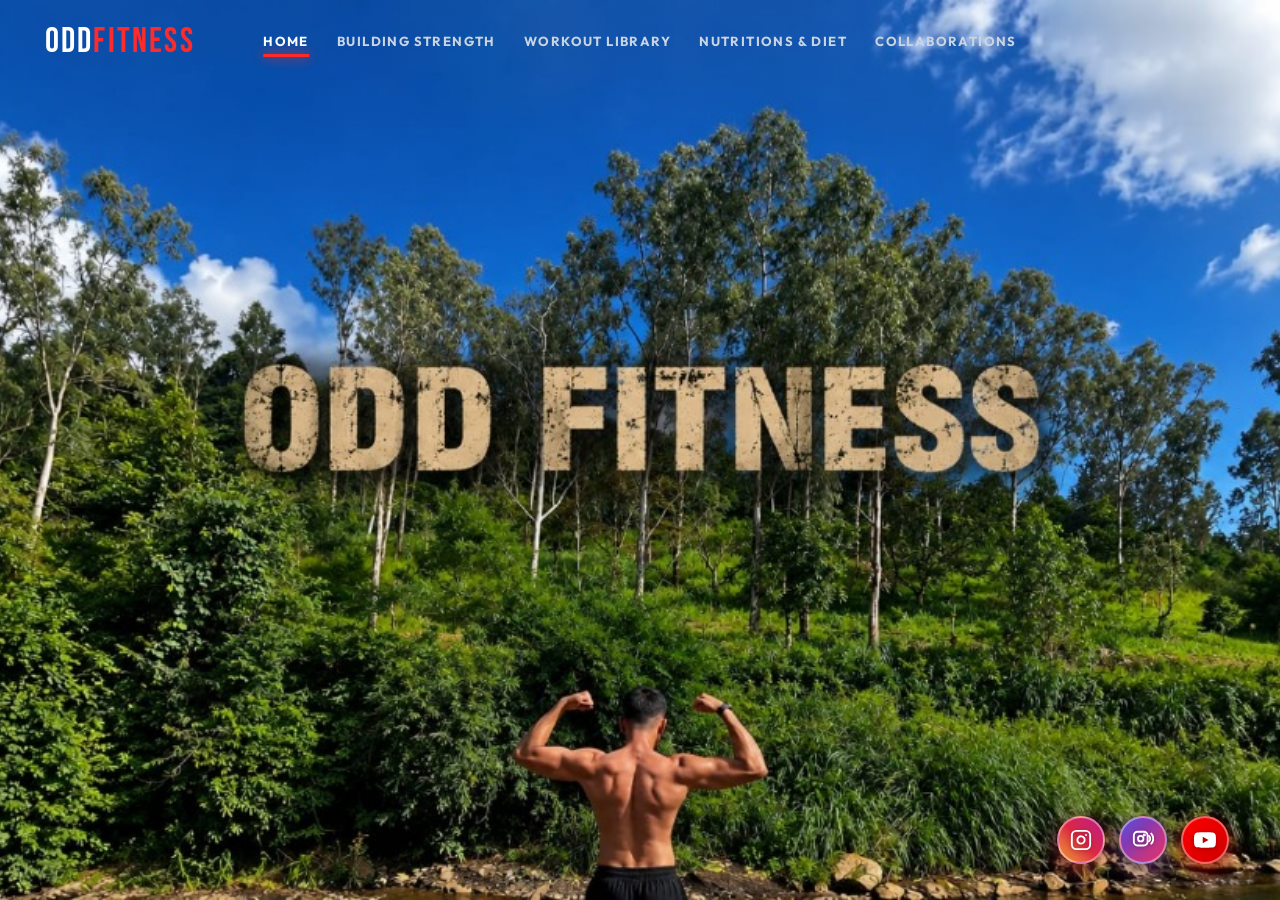
<file: index.html>
<!DOCTYPE html>
<html lang="en">
<head>
  <meta charset="UTF-8">
  <meta name="viewport" content="width=device-width, initial-scale=1.0">
  <title>ODD FITNESS | The Ultimate Athletic Training Club</title>
  <meta name="description" content="Odd Fitness - Defy the odds. The premier fitness hub featuring an extensive Workout Library, evidence-based Nutrition & Diet protocols, and elite Brand Collaborations.">

  <!-- Google Fonts: Bebas Neue, Permanent Marker, Outfit -->
  <link rel="preconnect" href="https://fonts.googleapis.com">
  <link rel="preconnect" href="https://fonts.gstatic.com" crossorigin>
  <link href="https://fonts.googleapis.com/css2?family=Bebas+Neue&family=Outfit:wght@300;400;500;600;700;800;900&family=Permanent+Marker&display=swap" rel="stylesheet">

  <link rel="stylesheet" href="css/style.css">
</head>
<body class="home-page">

  <header class="main-header" id="mainHeader">
    <div class="navbar header-nav">
      <!-- Brand Logo -->
      <a href="index.html" class="brand-logo" id="brandLogo">
        <span class="logo-title">ODD<span>FITNESS</span></span>
      </a>

      <!-- Multi-Page Navigation Links -->
      <nav class="nav-menu" id="navMenu">
        <a href="index.html" class="nav-link active">HOME</a>
        <a href="building-strength.html" class="nav-link">BUILDING STRENGTH</a>
        <a href="workouts.html" class="nav-link">WORKOUT LIBRARY</a>
        <a href="nutrition.html" class="nav-link">NUTRITIONS &amp; DIET</a>
        <a href="collaborations.html" class="nav-link">COLLABORATIONS</a>
        <div class="mobile-nav-login-wrap">
          <a href="portal.html" class="btn-mobile-nav-login" id="mobileNavLoginBtn">
            <span class="login-icon">🔒</span>
            <span class="login-text">LOGIN</span>
          </a>
        </div>
      </nav>

      <!-- Right Corner: Login / Client Portal -->
      <div class="header-right-actions">
        <a href="portal.html" class="btn-header-login" id="headerLoginBtn">
          <span class="login-icon">🔒</span>
          <span class="login-text" id="headerLoginText">LOGIN</span>
        </a>
        <button class="menu-toggle" id="menuToggle" aria-label="Toggle Menu">
          <span>☰</span>
        </button>
      </div>
    </div>
  </header>

  <!-- ==========================================================================
       HOME SECTION: ONLY HERO SECTION (FULL UN-CROPPED IMAGE, NO TORN DESIGN)
       ========================================================================== -->
  <main>
    <section class="hero-section" id="home">
      <!-- Full Bleed Hero Image Covering 100% of Viewport on Laptop and Mobile -->
      <picture class="hero-picture">
        <source media="(max-width: 768px)" srcset="assets/images/hero-mobile.png">
        <img src="assets/images/hero-desktop.png" alt="ODD FITNESS" class="hero-cover-img">
      </picture>

      <!-- Social Media Floating Buttons (Instagram Profile, Instagram Channel, YouTube) -->
      <div class="hero-social-dock" aria-label="Social Media Links">
        <a href="https://www.instagram.com/oddd.lifts?cplk=MTRiZTBnN3hzaHpoeg==" 
           target="_blank" 
           rel="noopener noreferrer" 
           class="hero-social-btn ig-btn" 
           aria-label="Instagram Profile @oddd.lifts"
           title="Instagram: @oddd.lifts">
          <svg class="social-svg" viewBox="0 0 24 24" width="22" height="22" fill="none" stroke="currentColor" stroke-width="2" stroke-linecap="round" stroke-linejoin="round">
            <rect x="2" y="2" width="20" height="20" rx="5" ry="5"></rect>
            <path d="M16 11.37A4 4 0 1 1 12.63 8 4 4 0 0 1 16 11.37z"></path>
            <line x1="17.5" y1="6.5" x2="17.51" y2="6.5"></line>
          </svg>
          <span class="social-tooltip">@oddd.lifts</span>
        </a>

        <a href="https://www.instagram.com/channel/AbYLJkc37Na3NO6O/" 
           target="_blank" 
           rel="noopener noreferrer" 
           class="hero-social-btn ig-channel-btn" 
           aria-label="Instagram Broadcast Channel"
           title="Instagram Channel">
          <svg class="social-svg" viewBox="0 0 24 24" width="22" height="22" fill="none" stroke="currentColor" stroke-width="2" stroke-linecap="round" stroke-linejoin="round">
            <rect x="2" y="3" width="15" height="15" rx="4" ry="4"></rect>
            <circle cx="9.5" cy="10.5" r="3"></circle>
            <circle cx="13.5" cy="6.5" r="0.6" fill="currentColor"></circle>
            <path d="M18.5 7.5a4 4 0 0 1 0 6"></path>
            <path d="M21 5a8 8 0 0 1 0 11"></path>
          </svg>
          <span class="social-tooltip">IG Channel</span>
        </a>

        <a href="https://youtube.com/@flimingmohdsaif?si=20NidEXqz8Mhj0Ew" 
           target="_blank" 
           rel="noopener noreferrer" 
           class="hero-social-btn yt-btn" 
           aria-label="YouTube Channel @flimingmohdsaif"
           title="YouTube: @flimingmohdsaif">
          <svg class="social-svg" viewBox="0 0 24 24" width="22" height="22" fill="currentColor">
            <path d="M23.498 6.186a3.016 3.016 0 0 0-2.122-2.136C19.505 3.545 12 3.545 12 3.545s-7.505 0-9.377.505A3.017 3.017 0 0 0 .502 6.186C0 8.07 0 12 0 12s0 3.93.502 5.814a3.016 3.016 0 0 0 2.122 2.136c1.871.505 9.376.505 9.376.505s7.505 0 9.377-.505a3.015 3.015 0 0 0 2.122-2.136C24 15.93 24 12 24 12s0-3.93-.502-5.814zM9.545 15.568V8.432L15.818 12l-6.273 3.568z"/>
          </svg>
          <span class="social-tooltip">YouTube</span>
        </a>
      </div>
    </section>
  </main>
  <script src="js/main.js"></script>
</body>
</html>
</file>
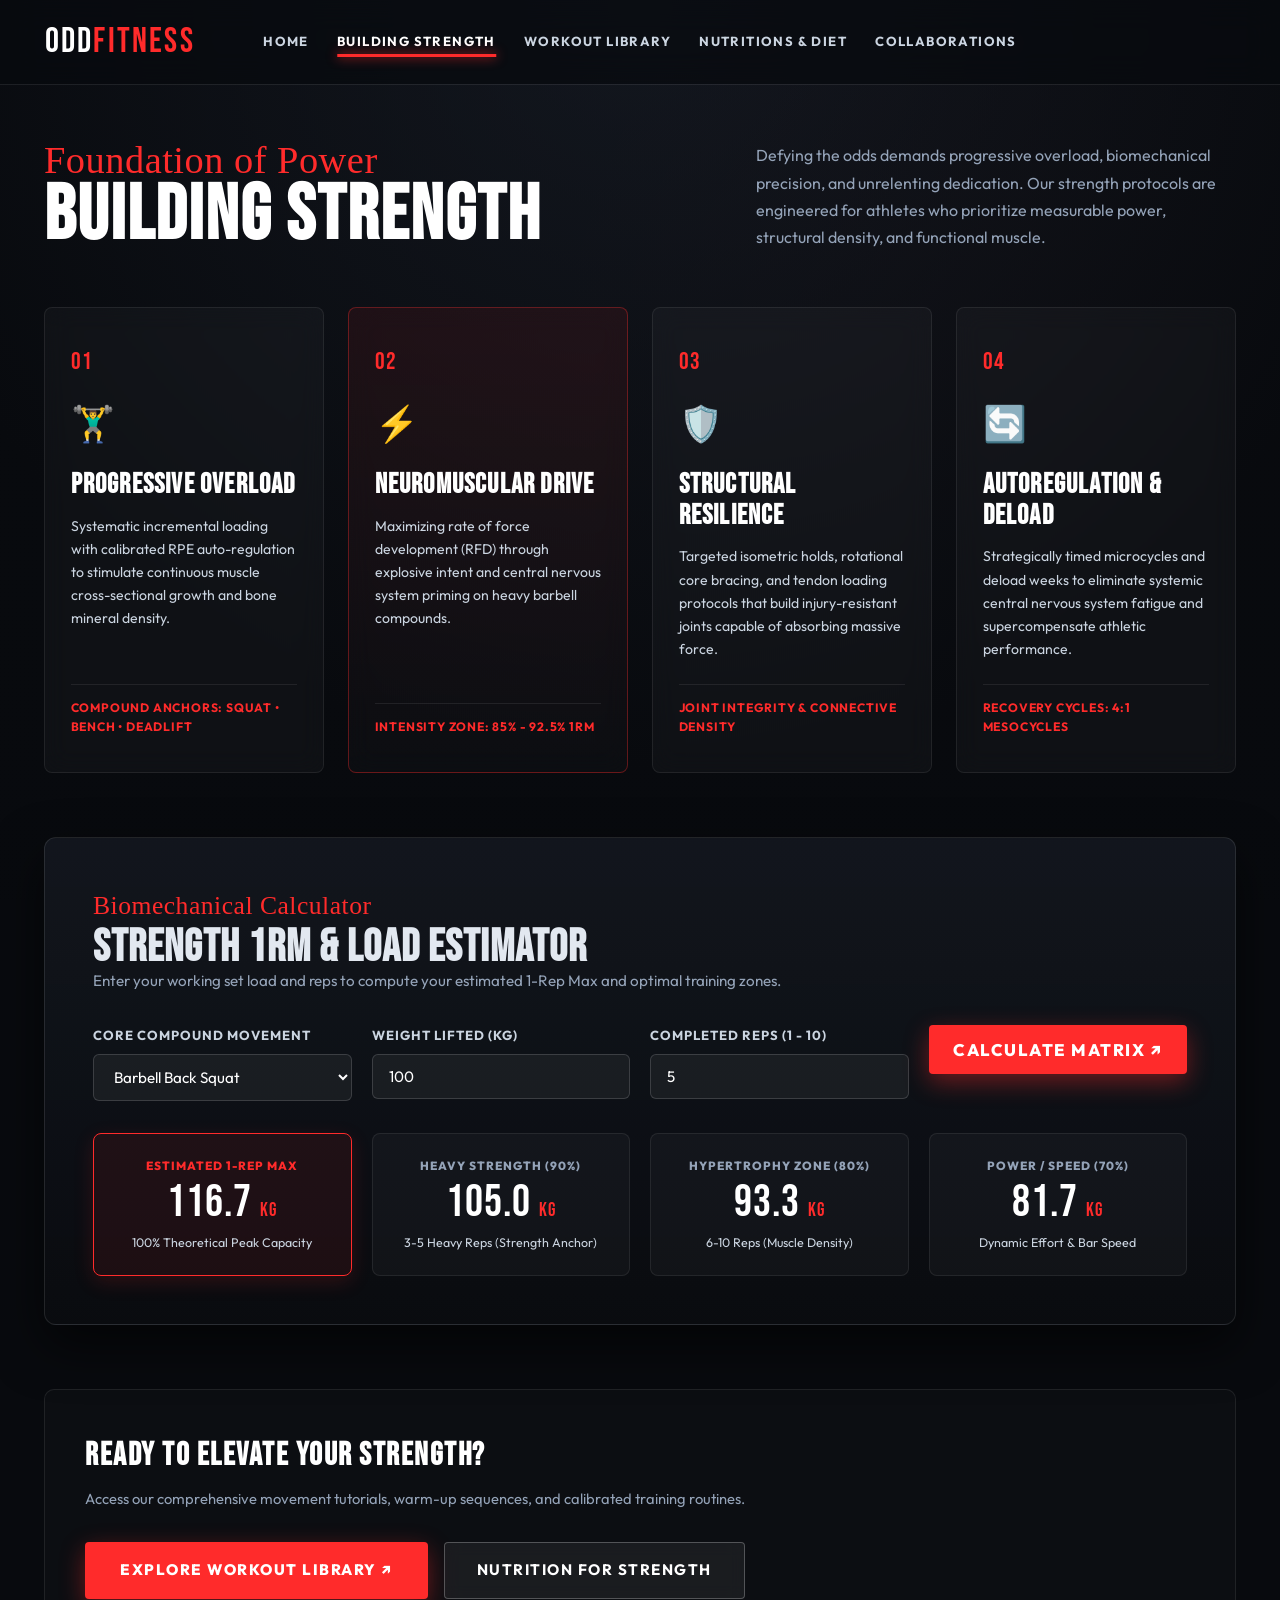
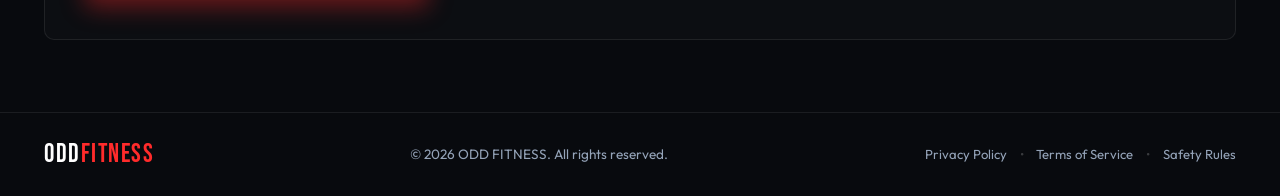
<file: building-strength.html>
<!DOCTYPE html>
<html lang="en">
<head>
  <meta charset="UTF-8">
  <meta name="viewport" content="width=device-width, initial-scale=1.0">
  <title>Building Strength | ODD FITNESS</title>
  <meta name="description" content="Master progressive overload, biomechanical bar path efficiency, and neuromuscular power protocols at Odd Fitness.">

  <!-- Google Fonts: Bebas Neue, Permanent Marker, Outfit -->
  <link rel="preconnect" href="https://fonts.googleapis.com">
  <link rel="preconnect" href="https://fonts.gstatic.com" crossorigin>
  <link href="https://fonts.googleapis.com/css2?family=Bebas+Neue&family=Outfit:wght@300;400;500;600;700;800;900&family=Permanent+Marker&display=swap" rel="stylesheet">

  <link rel="stylesheet" href="css/style.css">
</head>
<body>

  <!-- Main Navigation Header -->
  <header class="main-header" id="mainHeader">
    <div class="navbar header-nav">
      <a href="index.html" class="brand-logo" id="brandLogo">
        <span class="logo-title">ODD<span>FITNESS</span></span>
      </a>

      <!-- Multi-Page Navigation Links -->
      <nav class="nav-menu" id="navMenu">
        <a href="index.html" class="nav-link">HOME</a>
        <a href="building-strength.html" class="nav-link active">BUILDING STRENGTH</a>
        <a href="workouts.html" class="nav-link">WORKOUT LIBRARY</a>
        <a href="nutrition.html" class="nav-link">NUTRITIONS &amp; DIET</a>
        <a href="collaborations.html" class="nav-link">COLLABORATIONS</a>
        <div class="mobile-nav-login-wrap">
          <a href="portal.html" class="btn-mobile-nav-login" id="mobileNavLoginBtn">
            <span class="login-icon">🔒</span>
            <span class="login-text">LOGIN</span>
          </a>
        </div>
      </nav>

      <!-- Right Corner: Login / Client Portal -->
      <div class="header-right-actions">
        <a href="portal.html" class="btn-header-login" id="headerLoginBtn">
          <span class="login-icon">🔒</span>
          <span class="login-text" id="headerLoginText">LOGIN</span>
        </a>
        <button class="menu-toggle" id="menuToggle" aria-label="Toggle Menu">
          <span>☰</span>
        </button>
      </div>
    </div>
  </header>

  <main>
    <!-- ==========================================================================
         DEDICATED MULTI-PAGE: BUILDING STRENGTH
         ========================================================================== -->
    <section class="building-strength-section" style="padding-top: 3.5rem;">
      <div class="container">
        <!-- Section Header -->
        <div class="strength-header-block">
          <div class="strength-header-left">
            <span class="brush-script red-accent section-script-subtitle">Foundation of Power</span>
            <h1 class="title-condensed section-bold-title">BUILDING STRENGTH</h1>
          </div>
          <p class="strength-header-desc">
            Defying the odds demands progressive overload, biomechanical precision, and unrelenting dedication. Our strength protocols are engineered for athletes who prioritize measurable power, structural density, and functional muscle.
          </p>
        </div>

        <!-- 4 Core Strength Pillars -->
        <div class="strength-pillars-grid">
          <!-- Pillar 1 -->
          <div class="strength-pillar-card">
            <div class="pillar-number">01</div>
            <div class="pillar-icon">🏋️‍♂️</div>
            <h3 class="pillar-title">PROGRESSIVE OVERLOAD</h3>
            <p class="pillar-text">
              Systematic incremental loading with calibrated RPE auto-regulation to stimulate continuous muscle cross-sectional growth and bone mineral density.
            </p>
            <div class="pillar-tag">Compound Anchors: Squat • Bench • Deadlift</div>
          </div>

          <!-- Pillar 2 -->
          <div class="strength-pillar-card highlight-card">
            <div class="pillar-number">02</div>
            <div class="pillar-icon">⚡</div>
            <h3 class="pillar-title">NEUROMUSCULAR DRIVE</h3>
            <p class="pillar-text">
              Maximizing rate of force development (RFD) through explosive intent and central nervous system priming on heavy barbell compounds.
            </p>
            <div class="pillar-tag">Intensity Zone: 85% - 92.5% 1RM</div>
          </div>

          <!-- Pillar 3 -->
          <div class="strength-pillar-card">
            <div class="pillar-number">03</div>
            <div class="pillar-icon">🛡️</div>
            <h3 class="pillar-title">STRUCTURAL RESILIENCE</h3>
            <p class="pillar-text">
              Targeted isometric holds, rotational core bracing, and tendon loading protocols that build injury-resistant joints capable of absorbing massive force.
            </p>
            <div class="pillar-tag">Joint Integrity &amp; Connective Density</div>
          </div>

          <!-- Pillar 4 -->
          <div class="strength-pillar-card">
            <div class="pillar-number">04</div>
            <div class="pillar-icon">🔄</div>
            <h3 class="pillar-title">AUTOREGULATION &amp; DELOAD</h3>
            <p class="pillar-text">
              Strategically timed microcycles and deload weeks to eliminate systemic central nervous system fatigue and supercompensate athletic performance.
            </p>
            <div class="pillar-tag">Recovery Cycles: 4:1 Mesocycles</div>
          </div>
        </div>

        <!-- Interactive 1-Rep Max & Training Zones Calculator -->
        <div class="strength-calc-box">
          <div class="strength-calc-header">
            <div>
              <span class="brush-script red-accent" style="font-size: 1.6rem;">Biomechanical Calculator</span>
              <h3 class="title-condensed" style="font-size: clamp(2rem, 4vw, 2.8rem); letter-spacing: 1px;">STRENGTH 1RM &amp; LOAD ESTIMATOR</h3>
              <p style="color: #94a3b8; font-size: 0.95rem;">Enter your working set load and reps to compute your estimated 1-Rep Max and optimal training zones.</p>
            </div>
          </div>

          <div class="strength-calc-form">
            <div class="calc-input-group">
              <label for="strengthLift">Core Compound Movement</label>
              <select id="strengthLift">
                <option value="squat" selected>Barbell Back Squat</option>
                <option value="bench">Flat Barbell Bench Press</option>
                <option value="deadlift">Conventional Deadlift</option>
                <option value="ohp">Standing Overhead Press</option>
              </select>
            </div>

            <div class="calc-input-group">
              <label for="strengthWeight">Weight Lifted (KG)</label>
              <input type="number" id="strengthWeight" value="100" min="20" max="400">
            </div>

            <div class="calc-input-group">
              <label for="strengthReps">Completed Reps (1 - 10)</label>
              <input type="number" id="strengthReps" value="5" min="1" max="10">
            </div>

            <div class="calc-input-group" style="display: flex; align-items: flex-end;">
              <button type="button" class="btn-hero-red" id="calcStrengthBtn" style="width: 100%; justify-content: center; padding: 0.85rem; font-size: 1.05rem;">
                <span>CALCULATE MATRIX ↗</span>
              </button>
            </div>
          </div>

          <!-- Calculated Output Badges -->
          <div class="strength-results-grid" id="strengthResultsGrid">
            <div class="strength-result-card prime">
              <span class="res-label">ESTIMATED 1-REP MAX</span>
              <div class="res-val" id="res1RM">116.7 <span class="unit">KG</span></div>
              <span class="res-sub">100% Theoretical Peak Capacity</span>
            </div>
            <div class="strength-result-card">
              <span class="res-label">HEAVY STRENGTH (90%)</span>
              <div class="res-val" id="res90">105.0 <span class="unit">KG</span></div>
              <span class="res-sub">3-5 Heavy Reps (Strength Anchor)</span>
            </div>
            <div class="strength-result-card">
              <span class="res-label">HYPERTROPHY ZONE (80%)</span>
              <div class="res-val" id="res80">93.3 <span class="unit">KG</span></div>
              <span class="res-sub">6-10 Reps (Muscle Density)</span>
            </div>
            <div class="strength-result-card">
              <span class="res-label">POWER / SPEED (70%)</span>
              <div class="res-val" id="res70">81.7 <span class="unit">KG</span></div>
              <span class="res-sub">Dynamic Effort &amp; Bar Speed</span>
            </div>
          </div>
        </div>

        <!-- Section CTA Strip -->
        <div class="strength-cta-strip">
          <div class="strength-cta-text">
            <h4>READY TO ELEVATE YOUR STRENGTH?</h4>
            <p>Access our comprehensive movement tutorials, warm-up sequences, and calibrated training routines.</p>
          </div>
          <div class="strength-cta-actions">
            <a href="workouts.html" class="btn-hero-red">
              <span>EXPLORE WORKOUT LIBRARY ↗</span>
            </a>
            <a href="nutrition.html" class="btn-hero-outline">
              <span>NUTRITION FOR STRENGTH</span>
            </a>
          </div>
        </div>
      </div>
    </section>
  </main>

  <!-- Sleek Minimal Footer -->
  <footer class="main-footer">
    <div class="container">
      <div class="footer-bottom-bar">
        <a href="index.html" class="brand-logo footer-brand">
          <span class="logo-title">ODD<span>FITNESS</span></span>
        </a>
        <div class="footer-copy">
          &copy; 2026 ODD FITNESS. All rights reserved.
        </div>
        <div class="footer-links">
          <a href="#">Privacy Policy</a>
          <span class="sep">•</span>
          <a href="#">Terms of Service</a>
          <span class="sep">•</span>
          <a href="#">Safety Rules</a>
        </div>
      </div>
    </div>
  </footer>

  <script src="js/main.js"></script>
</body>
</html>
</file>
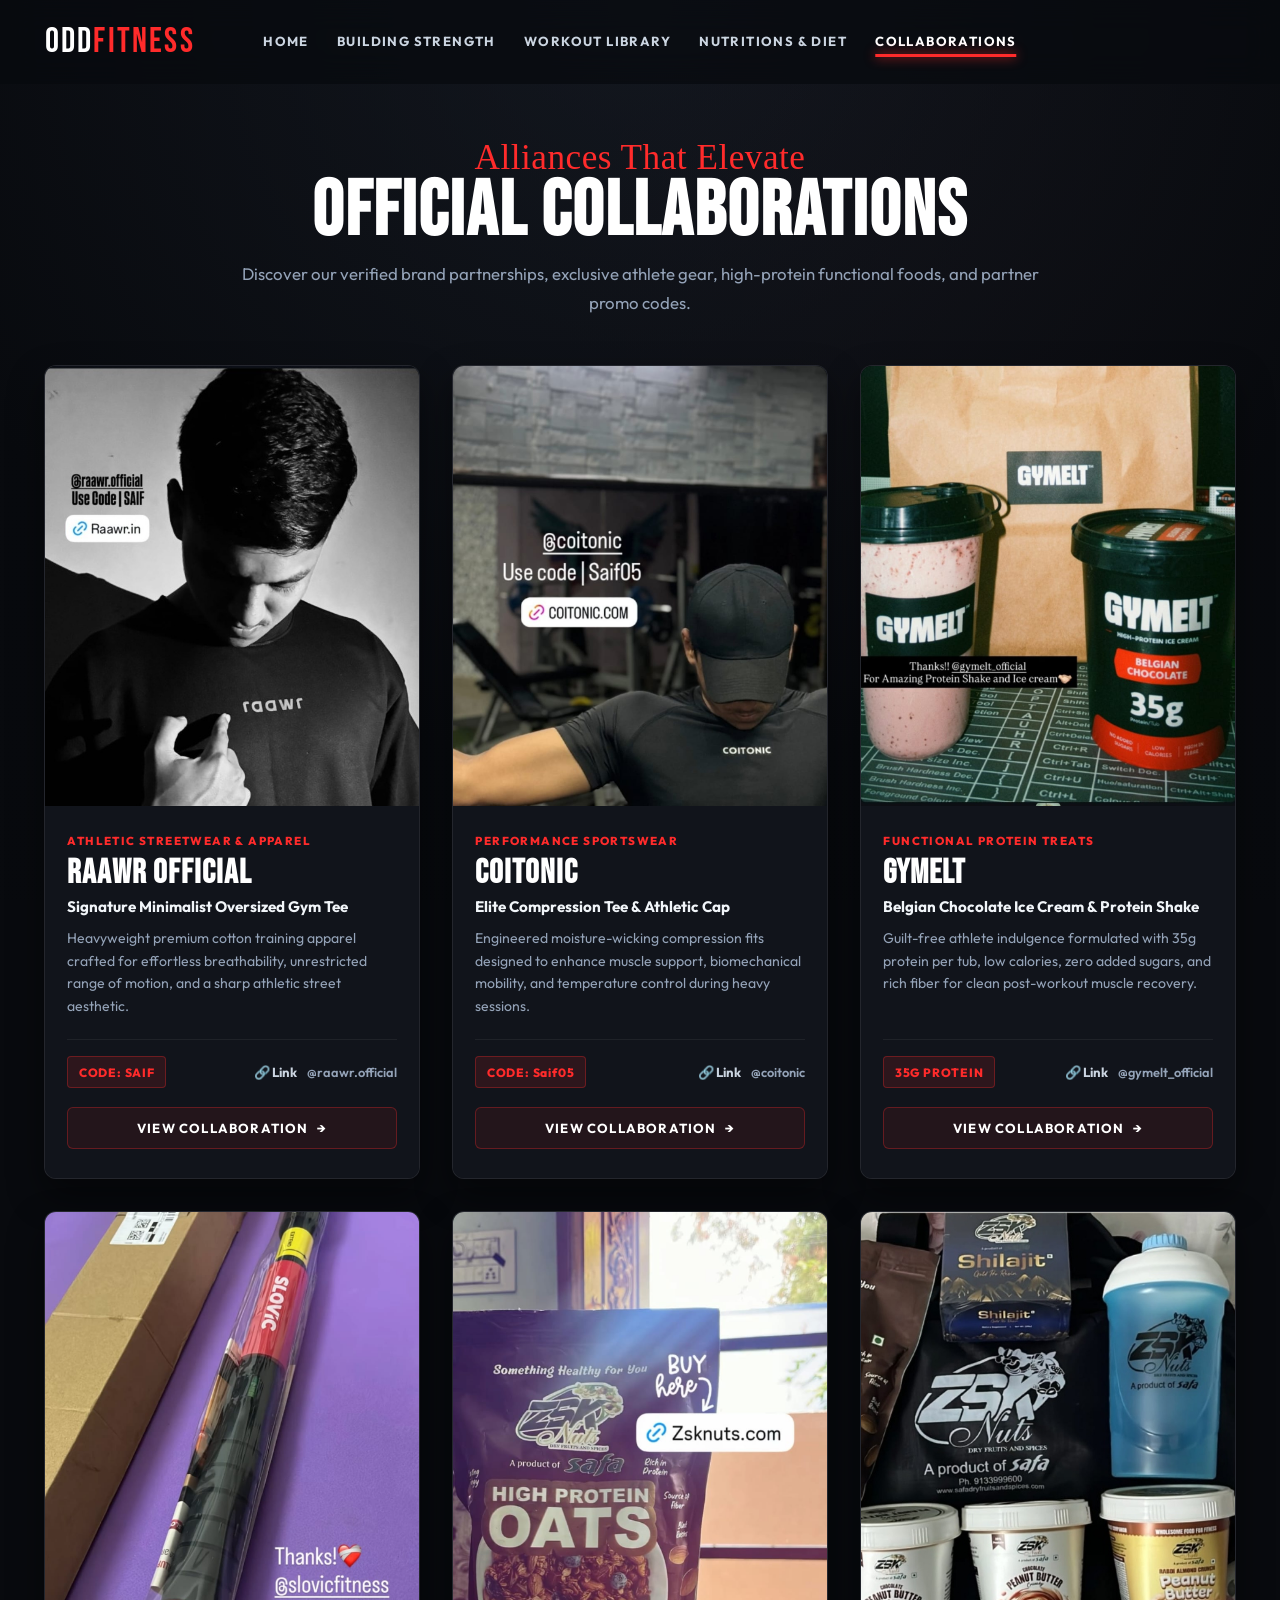
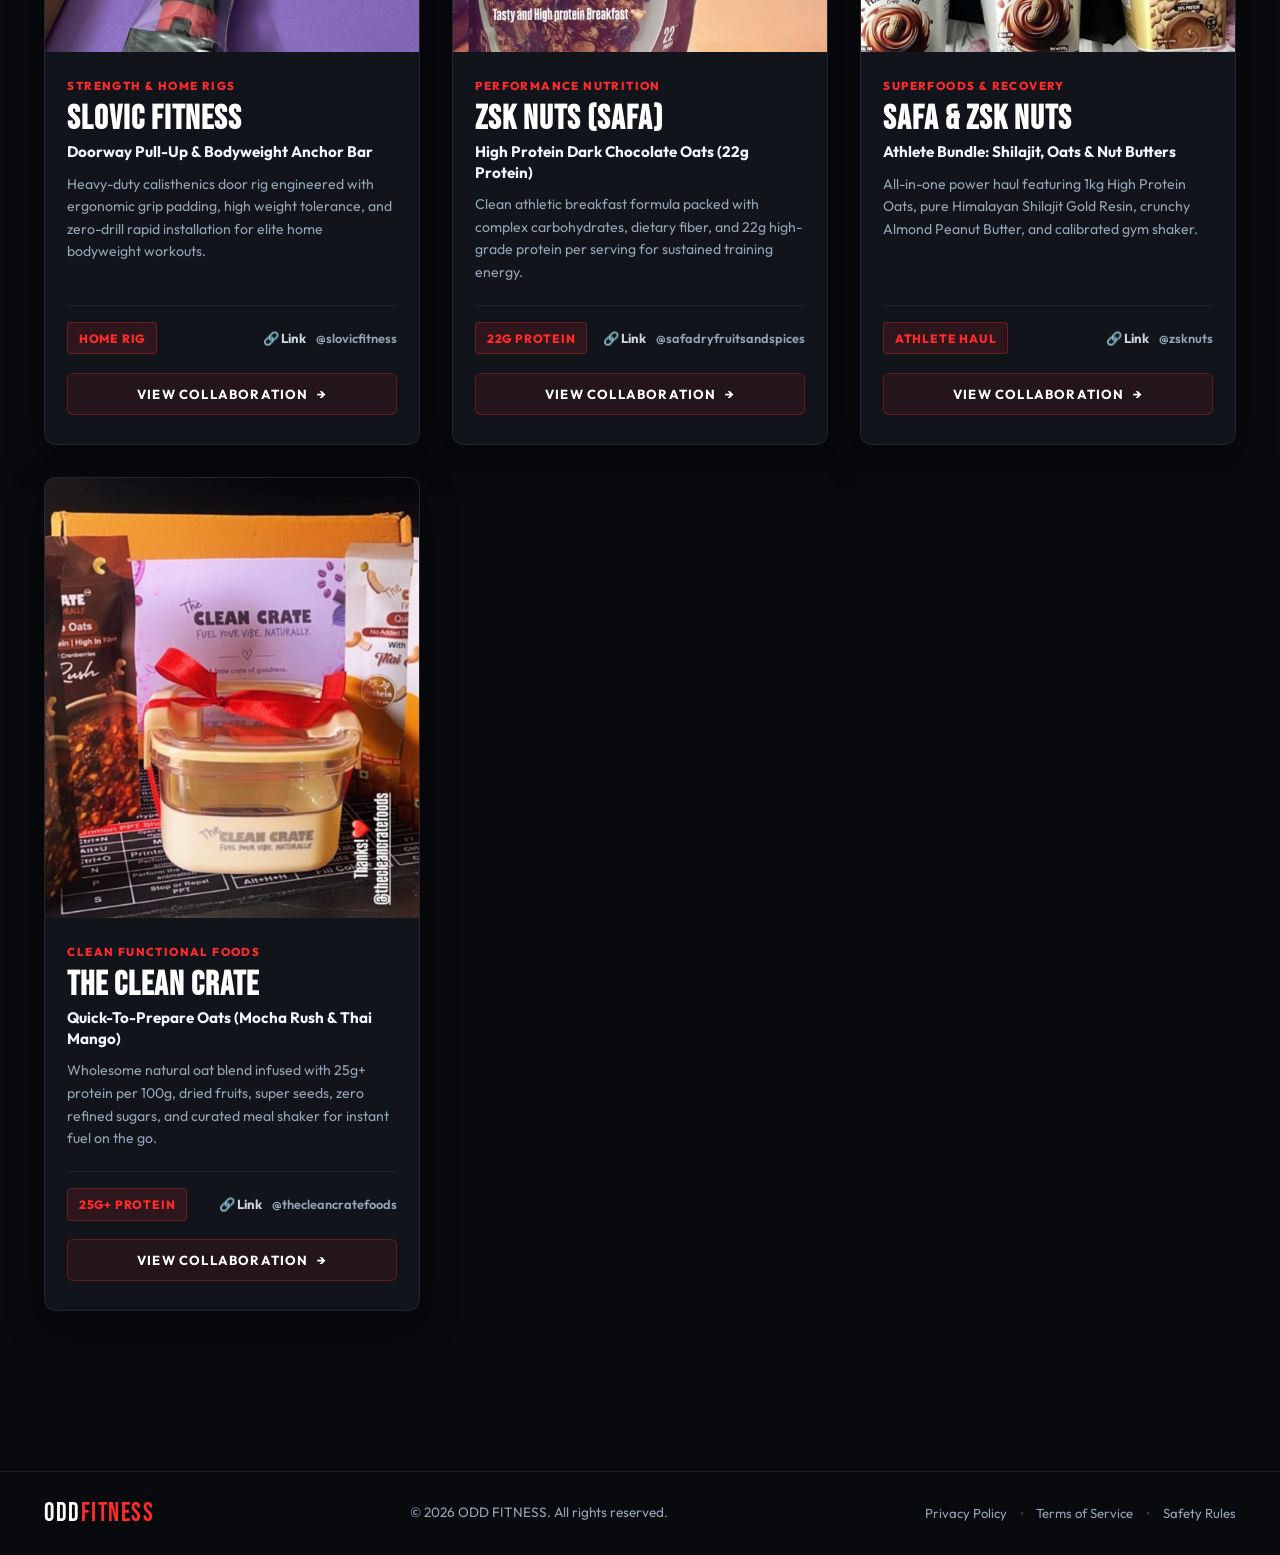
<file: collaborations.html>
<!DOCTYPE html>
<html lang="en">
<head>
  <meta charset="UTF-8">
  <meta name="viewport" content="width=device-width, initial-scale=1.0">
  <title>Collaborations | ODD FITNESS</title>
  <meta name="description" content="Odd Fitness Collaborations - Official partnerships with Eleiko, Rogue, Gymshark, Optimum Nutrition, and world-class athletic ambassadors.">

  <!-- Google Fonts -->
  <link rel="preconnect" href="https://fonts.googleapis.com">
  <link rel="preconnect" href="https://fonts.gstatic.com" crossorigin>
  <link href="https://fonts.googleapis.com/css2?family=Bebas+Neue&family=Outfit:wght@300;400;500;600;700;800;900&family=Permanent+Marker&display=swap" rel="stylesheet">

  <link rel="stylesheet" href="css/style.css">
</head>
<body class="collaborations-page">

  <!-- Header -->
  <header class="main-header" id="mainHeader">
    <div class="navbar header-nav">
      <a href="index.html" class="brand-logo">
        <span class="logo-title">ODD<span>FITNESS</span></span>
      </a>

      <nav class="nav-menu" id="navMenu">
        <a href="index.html" class="nav-link">HOME</a>
        <a href="building-strength.html" class="nav-link">BUILDING STRENGTH</a>
        <a href="workouts.html" class="nav-link">WORKOUT LIBRARY</a>
        <a href="nutrition.html" class="nav-link">NUTRITIONS &amp; DIET</a>
        <a href="collaborations.html" class="nav-link active">COLLABORATIONS</a>
        <div class="mobile-nav-login-wrap">
          <a href="portal.html" class="btn-mobile-nav-login" id="mobileNavLoginBtn">
            <span class="login-icon">🔒</span>
            <span class="login-text">LOGIN</span>
          </a>
        </div>
      </nav>

      <!-- Right Corner: Login / Client Portal -->
      <div class="header-right-actions">
        <a href="portal.html" class="btn-header-login" id="headerLoginBtn">
          <span class="login-icon">🔒</span>
          <span class="login-text" id="headerLoginText">LOGIN</span>
        </a>
        <button class="menu-toggle" id="menuToggle" aria-label="Toggle Menu">
          <span>☰</span>
        </button>
      </div>
    </div>
  </header>

  <!-- COLLABORATIONS (Direct Content - No Duplicate Home Hero) -->
  <main>
    <section class="collabs-section" style="padding-top: 3.5rem;">
      <div class="container">
        <!-- Title & Intro Header -->
        <div style="text-align: center; max-width: 800px; margin: 0 auto 3rem;">
          <span class="brush-script red-accent section-script-subtitle" style="font-size: 2.2rem;">Alliances That Elevate</span>
          <h1 class="title-condensed section-bold-title" style="margin-bottom: 0.8rem;">OFFICIAL COLLABORATIONS</h1>
          <p style="color: #94a3b8; font-size: 1.05rem; line-height: 1.7;">
            Discover our verified brand partnerships, exclusive athlete gear, high-protein functional foods, and partner promo codes.
          </p>
        </div>

        <!-- Collaborations Grid Showcase -->
        <div class="collabs-grid-showcase" id="collabsGridShowcase">
          <!-- Collab 1: Raawr Official -->
          <div class="collab-card" data-collab-id="raawr">
            <div class="collab-card-img-wrap">
              <img src="assets/images/collab-raawr.jpg" alt="Raawr Official Athletic Wear Collaboration" style="object-position: center top;" loading="lazy">
            </div>
            <div class="collab-card-body">
              <span class="collab-cat-pill">ATHLETIC STREETWEAR &amp; APPAREL</span>
              <h3 class="collab-brand-name">RAAWR</h3>
              <div class="collab-product-highlight">Signature Minimalist Oversized Gym Tee</div>
              <p class="collab-desc-text">
                Heavyweight premium cotton training apparel crafted for effortless breathability, unrestricted range of motion, and a sharp athletic street aesthetic.
              </p>
              <div class="collab-footer-meta">
                <span class="collab-tag-code">CODE: SAIF</span>
                <div class="collab-links-group">
                  <a href="https://raawr.in" target="_blank" rel="noopener" class="collab-link-btn">🔗 raawr.in</a>
                  <span class="collab-handle-text">@raawr.official</span>
                </div>
              </div>
              <button class="btn-open-collab" type="button">VIEW COLLABORATION <span>&rarr;</span></button>
            </div>
          </div>

          <!-- Collab 2: Coitonic Athletic Wear -->
          <div class="collab-card" data-collab-id="coitonic">
            <div class="collab-card-img-wrap">
              <img src="assets/images/collab-coitonic.png" alt="Coitonic Compression Sportswear Collaboration" style="object-position: center top;" loading="lazy">
            </div>
            <div class="collab-card-body">
              <span class="collab-cat-pill">PERFORMANCE SPORTSWEAR</span>
              <h3 class="collab-brand-name">COITONIC</h3>
              <div class="collab-product-highlight">Elite Compression Tee &amp; Athletic Cap</div>
              <p class="collab-desc-text">
                Engineered moisture-wicking compression fits designed to enhance muscle support, biomechanical mobility, and temperature control during heavy sessions.
              </p>
              <div class="collab-footer-meta">
                <span class="collab-tag-code">CODE: Saif05</span>
                <div class="collab-links-group">
                  <a href="https://coitonic.com" target="_blank" rel="noopener" class="collab-link-btn">🔗 coitonic.com</a>
                  <span class="collab-handle-text">@coitonic</span>
                </div>
              </div>
              <button class="btn-open-collab" type="button">VIEW COLLABORATION <span>&rarr;</span></button>
            </div>
          </div>

          <!-- Collab 3: Gymelt High Protein Desserts -->
          <div class="collab-card" data-collab-id="gymelt">
            <div class="collab-card-img-wrap">
              <img src="assets/images/collab-gymelt.png" alt="Gymelt High Protein Ice Cream and Shake Collaboration" style="object-position: center bottom;" loading="lazy">
            </div>
            <div class="collab-card-body">
              <span class="collab-cat-pill">FUNCTIONAL PROTEIN TREATS</span>
              <h3 class="collab-brand-name">GYMELT</h3>
              <div class="collab-product-highlight">Belgian Chocolate Ice Cream &amp; Protein Shake</div>
              <p class="collab-desc-text">
                Guilt-free athlete indulgence formulated with 35g protein per tub, low calories, zero added sugars, and rich fiber for clean post-workout muscle recovery.
              </p>
              <div class="collab-footer-meta">
                <span class="collab-tag-code">35G PROTEIN / TUB</span>
                <div class="collab-links-group">
                  <span class="collab-handle-text">@gymelt_official</span>
                </div>
              </div>
              <button class="btn-open-collab" type="button">VIEW COLLABORATION <span>&rarr;</span></button>
            </div>
          </div>

          <!-- Collab 4: Slovic Fitness Calisthenics Gear -->
          <div class="collab-card" data-collab-id="slovic">
            <div class="collab-card-img-wrap">
              <img src="assets/images/collab-slovic.png" alt="Slovic Fitness Pull Up Bar Collaboration" style="object-position: center center;" loading="lazy">
            </div>
            <div class="collab-card-body">
              <span class="collab-cat-pill">STRENGTH &amp; HOME RIGS</span>
              <h3 class="collab-brand-name">SLOVIC FITNESS</h3>
              <div class="collab-product-highlight">Doorway Pull-Up &amp; Bodyweight Anchor Bar</div>
              <p class="collab-desc-text">
                Heavy-duty calisthenics door rig engineered with ergonomic grip padding, high weight tolerance, and zero-drill rapid installation for elite home workouts.
              </p>
              <div class="collab-footer-meta">
                <span class="collab-tag-code">CALISTHENICS RIG</span>
                <div class="collab-links-group">
                  <span class="collab-handle-text">@slovicfitness</span>
                </div>
              </div>
              <button class="btn-open-collab" type="button">VIEW COLLABORATION <span>&rarr;</span></button>
            </div>
          </div>

          <!-- Collab 5: ZSK Nuts High Protein Oats -->
          <div class="collab-card" data-collab-id="zsk-oats">
            <div class="collab-card-img-wrap">
              <img src="assets/images/collab-zsk-oats.png" alt="ZSK Nuts High Protein Oats Collaboration" style="object-position: center 10%;" loading="lazy">
            </div>
            <div class="collab-card-body">
              <span class="collab-cat-pill">PERFORMANCE NUTRITION</span>
              <h3 class="collab-brand-name">ZSK NUTS</h3>
              <div class="collab-product-highlight">High Protein Dark Chocolate Oats (22g Protein)</div>
              <p class="collab-desc-text">
                Clean athletic breakfast formula packed with complex carbohydrates, dietary fiber, and 22g high-grade protein per serving for sustained training energy.
              </p>
              <div class="collab-footer-meta">
                <span class="collab-tag-code">22G PROTEIN</span>
                <div class="collab-links-group">
                  <a href="https://zsknuts.com" target="_blank" rel="noopener" class="collab-link-btn">🔗 zsknuts.com</a>
                  <span class="collab-handle-text">@safadryfruitsandspices</span>
                </div>
              </div>
              <button class="btn-open-collab" type="button">VIEW COLLABORATION <span>&rarr;</span></button>
            </div>
          </div>

          <!-- Collab 6: Safa & ZSK Nuts Complete Haul -->
          <div class="collab-card" data-collab-id="zsk-bundle">
            <div class="collab-card-img-wrap">
              <img src="assets/images/collab-zsk-products.jpg" alt="Safa Dry Fruits and ZSK Nuts Nutrition Haul" style="object-position: 70% center;" loading="lazy">
            </div>
            <div class="collab-card-body">
              <span class="collab-cat-pill">SUPERFOODS &amp; RECOVERY</span>
              <h3 class="collab-brand-name">SAFA &amp; ZSK NUTS</h3>
              <div class="collab-product-highlight">Athlete Bundle: Shilajit, Oats &amp; Nut Butters</div>
              <p class="collab-desc-text">
                All-in-one power haul featuring 1kg High Protein Oats, pure Himalayan Shilajit Gold Resin, crunchy Almond Peanut Butter, and calibrated gym shaker.
              </p>
              <div class="collab-footer-meta">
                <span class="collab-tag-code">ATHLETE HAUL</span>
                <div class="collab-links-group">
                  <a href="https://safadryfruitsandspices.com" target="_blank" rel="noopener" class="collab-link-btn">🔗 safadryfruitsandspices.com</a>
                  <span class="collab-handle-text">@zsknuts</span>
                </div>
              </div>
              <button class="btn-open-collab" type="button">VIEW COLLABORATION <span>&rarr;</span></button>
            </div>
          </div>

          <!-- Collab 7: The Clean Crate Quick Oats -->
          <div class="collab-card" data-collab-id="cleancrate">
            <div class="collab-card-img-wrap">
              <img src="assets/images/collab-cleancrate.png" alt="The Clean Crate Oats Collaboration" style="object-position: center center;" loading="lazy">
            </div>
            <div class="collab-card-body">
              <span class="collab-cat-pill">CLEAN FUNCTIONAL FOODS</span>
              <h3 class="collab-brand-name">THE CLEAN CRATE</h3>
              <div class="collab-product-highlight">Quick-To-Prepare Oats (Mocha Rush &amp; Thai Mango)</div>
              <p class="collab-desc-text">
                Wholesome natural oat blend infused with 25g+ protein per 100g, dried fruits, super seeds, zero refined sugars, and curated meal shaker for instant fuel.
              </p>
              <div class="collab-footer-meta">
                <span class="collab-tag-code">25G+ PROTEIN / 100G</span>
                <div class="collab-links-group">
                  <span class="collab-handle-text">@thecleancratefoods</span>
                </div>
              </div>
              <button class="btn-open-collab" type="button">VIEW COLLABORATION <span>&rarr;</span></button>
            </div>
          </div>
        </div>
      </div>
    </section>
  </main>

  <!-- Collaboration Detail Modal -->
  <div class="modal-overlay" id="collabModal" role="dialog" aria-modal="true" aria-labelledby="collabModalTitle">
    <div class="modal-box collab-modal-box">
      <div class="modal-header">
        <span class="modal-title" id="collabModalTitle">BRAND COLLABORATION</span>
        <button class="modal-close-btn" id="collabModalClose" aria-label="Close collaboration details">&times;</button>
      </div>
      <div class="modal-body" id="collabModalBody">
        <!-- Injected via JS -->
      </div>
    </div>
  </div>

  <!-- Sleek Minimal Footer -->
  <footer class="main-footer">
    <div class="container">
      <div class="footer-bottom-bar">
        <a href="index.html" class="brand-logo footer-brand">
          <span class="logo-title">ODD<span>FITNESS</span></span>
        </a>
        <div class="footer-copy">
          &copy; 2026 ODD FITNESS. All rights reserved.
        </div>
        <div class="footer-links">
          <a href="#">Privacy Policy</a>
          <span class="sep">•</span>
          <a href="#">Terms of Service</a>
          <span class="sep">•</span>
          <a href="#">Safety Rules</a>
        </div>
      </div>
    </div>
  </footer>

  <script src="js/main.js"></script>
</body>
</html>
</file>
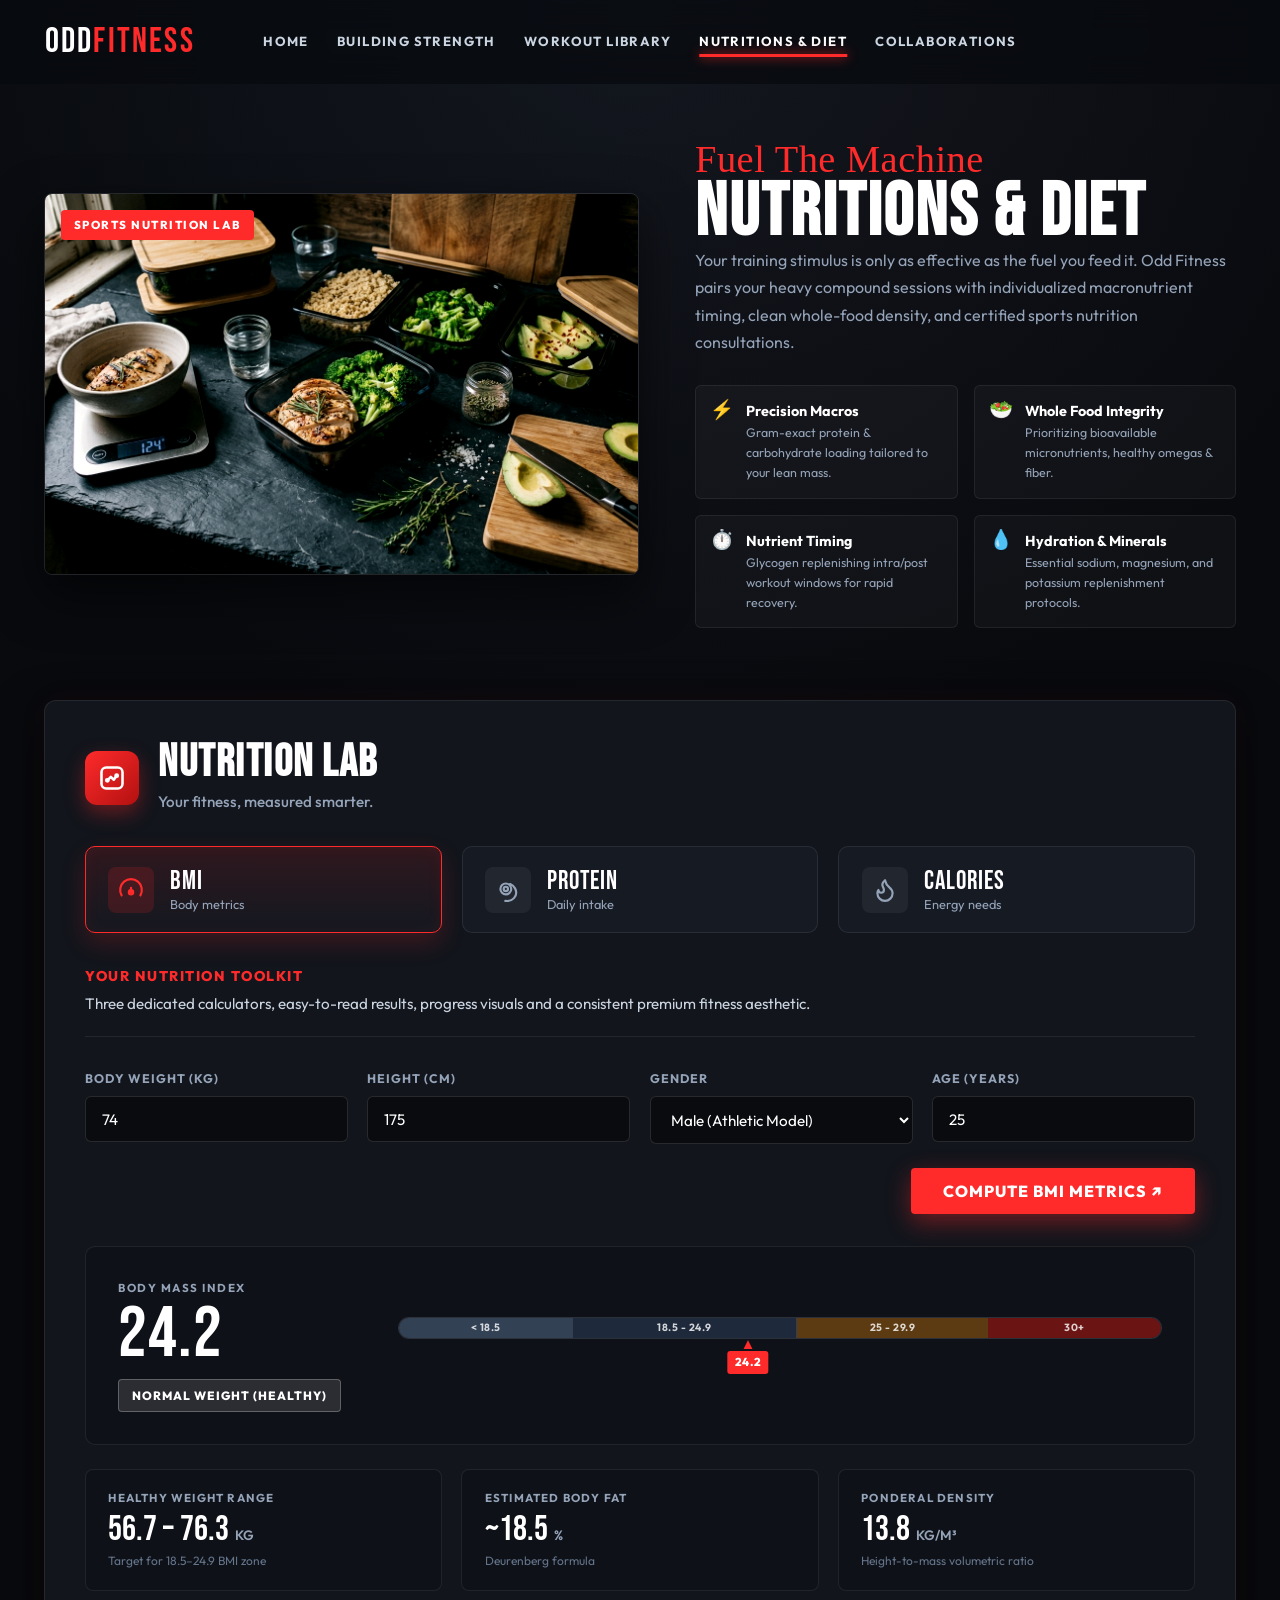
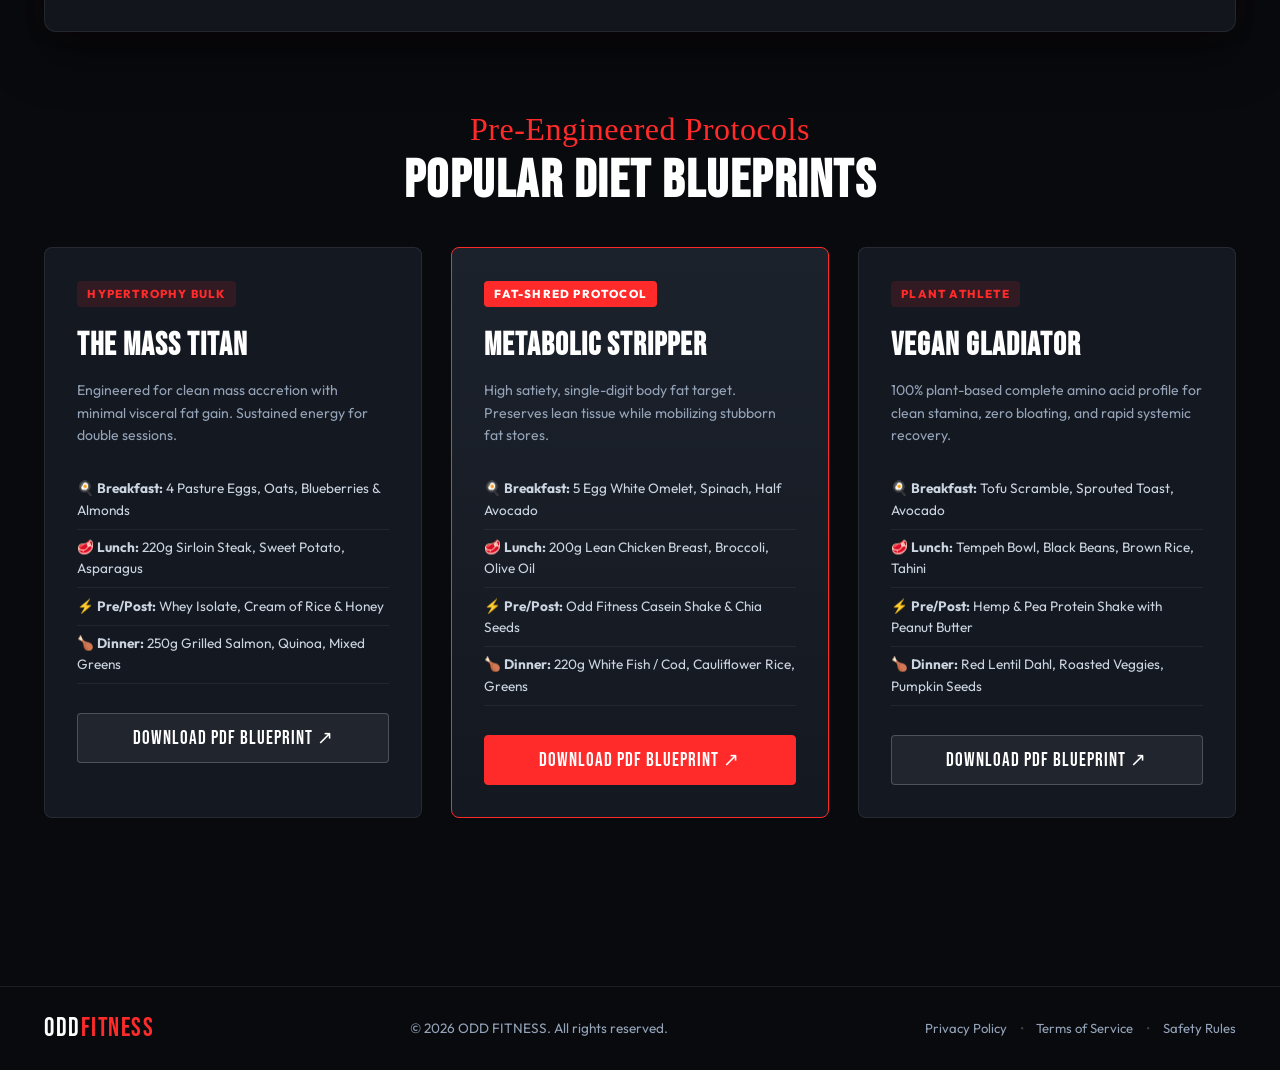
<file: nutrition.html>
<!DOCTYPE html>
<html lang="en">
<head>
  <meta charset="UTF-8">
  <meta name="viewport" content="width=device-width, initial-scale=1.0">
  <title>Nutritions &amp; Diet | ODD FITNESS</title>
  <meta name="description" content="Odd Fitness Nutrition & Diet Lab - Dynamic macro calculator, clean athletic meal prep guidelines, and sports nutrition blueprints for mass gain and fat shredding.">

  <!-- Google Fonts -->
  <link rel="preconnect" href="https://fonts.googleapis.com">
  <link rel="preconnect" href="https://fonts.gstatic.com" crossorigin>
  <link href="https://fonts.googleapis.com/css2?family=Bebas+Neue&family=Outfit:wght@300;400;500;600;700;800;900&family=Permanent+Marker&display=swap" rel="stylesheet">

  <link rel="stylesheet" href="css/style.css">
</head>
<body class="nutrition-page">

  <!-- Header -->
  <header class="main-header" id="mainHeader">
    <div class="navbar header-nav">
      <a href="index.html" class="brand-logo">
        <span class="logo-title">ODD<span>FITNESS</span></span>
      </a>

      <nav class="nav-menu" id="navMenu">
        <a href="index.html" class="nav-link">HOME</a>
        <a href="building-strength.html" class="nav-link">BUILDING STRENGTH</a>
        <a href="workouts.html" class="nav-link">WORKOUT LIBRARY</a>
        <a href="nutrition.html" class="nav-link active">NUTRITIONS &amp; DIET</a>
        <a href="collaborations.html" class="nav-link">COLLABORATIONS</a>
        <div class="mobile-nav-login-wrap">
          <a href="portal.html" class="btn-mobile-nav-login" id="mobileNavLoginBtn">
            <span class="login-icon">🔒</span>
            <span class="login-text">LOGIN</span>
          </a>
        </div>
      </nav>

      <!-- Right Corner: Login / Client Portal -->
      <div class="header-right-actions">
        <a href="portal.html" class="btn-header-login" id="headerLoginBtn">
          <span class="login-icon">🔒</span>
          <span class="login-text" id="headerLoginText">LOGIN</span>
        </a>
        <button class="menu-toggle" id="menuToggle" aria-label="Toggle Menu">
          <span>☰</span>
        </button>
      </div>
    </div>
  </header>

  <!-- NUTRITIONS & DIET (Direct Content - No Duplicate Home Hero) -->
  <main>
    <section class="nutrition-section" style="padding-top: 3.5rem;">
      <div class="container">
        <!-- Title & Intro Grid -->
        <div class="nutrition-intro-grid">
          <div class="nutrition-img-frame">
            <img src="assets/images/nutrition-diet.jpg" alt="Athletic Sports Nutrition Meal Prep">
            <span class="nutrition-tag-badge">SPORTS NUTRITION LAB</span>
          </div>

          <div class="nutrition-text-block">
            <span class="brush-script red-accent section-script-subtitle">Fuel The Machine</span>
            <h1 class="title-condensed section-bold-title" style="color: #fff; font-size: clamp(2.4rem, 6.5vw, 4.6rem);">NUTRITIONS &amp; DIET</h1>
            <p>
              Your training stimulus is only as effective as the fuel you feed it. Odd Fitness pairs your heavy compound sessions with individualized macronutrient timing, clean whole-food density, and certified sports nutrition consultations.
            </p>

            <div class="nutrition-principles-list">
              <div class="principle-item">
                <span class="principle-icon">⚡</span>
                <div>
                  <div class="principle-title">Precision Macros</div>
                  <div class="principle-sub">Gram-exact protein &amp; carbohydrate loading tailored to your lean mass.</div>
                </div>
              </div>
              <div class="principle-item">
                <span class="principle-icon">🥗</span>
                <div>
                  <div class="principle-title">Whole Food Integrity</div>
                  <div class="principle-sub">Prioritizing bioavailable micronutrients, healthy omegas &amp; fiber.</div>
                </div>
              </div>
              <div class="principle-item">
                <span class="principle-icon">⏱️</span>
                <div>
                  <div class="principle-title">Nutrient Timing</div>
                  <div class="principle-sub">Glycogen replenishing intra/post workout windows for rapid recovery.</div>
                </div>
              </div>
              <div class="principle-item">
                <span class="principle-icon">💧</span>
                <div>
                  <div class="principle-title">Hydration &amp; Minerals</div>
                  <div class="principle-sub">Essential sodium, magnesium, and potassium replenishment protocols.</div>
                </div>
              </div>
            </div>
          </div>
        </div>

        <!-- NUTRITION LAB - 3-in-1 Dedicated Fitness Calculator -->
        <div class="nutrition-lab-box" id="nutritionLab">
          <!-- Lab Header -->
          <div class="nutrition-lab-header">
            <div class="nutrition-lab-badge">
              <svg viewBox="0 0 24 24" width="28" height="28" fill="none" stroke="currentColor" stroke-width="2.2" stroke-linecap="round" stroke-linejoin="round">
                <rect x="3" y="3" width="18" height="18" rx="4"></rect>
                <path d="m8 14 3-3 2.5 2.5L16 10"></path>
                <circle cx="8" cy="14" r="1" fill="currentColor"></circle>
                <circle cx="16" cy="10" r="1" fill="currentColor"></circle>
              </svg>
            </div>
            <div class="nutrition-lab-header-text">
              <h2 class="nutrition-lab-title">NUTRITION LAB</h2>
              <p class="nutrition-lab-subtitle">Your fitness, measured smarter.</p>
            </div>
          </div>

          <!-- 3 Dedicated Calculator Selectors (Tabs) -->
          <div class="nutrition-lab-tabs" role="tablist">
            <!-- Tab 1: BMI -->
            <button class="nutrition-tab-btn active" data-tab="bmi" role="tab" aria-selected="true" id="tabBtnBmi">
              <div class="tab-icon">
                <svg viewBox="0 0 24 24" width="26" height="26" fill="none" stroke="currentColor" stroke-width="2" stroke-linecap="round" stroke-linejoin="round">
                  <path d="M12 14v-4"></path>
                  <path d="M3.34 17a10 10 0 1 1 17.32 0"></path>
                  <circle cx="12" cy="14" r="2"></circle>
                </svg>
              </div>
              <div class="tab-meta">
                <span class="tab-title">BMI</span>
                <span class="tab-sub">Body metrics</span>
              </div>
            </button>

            <!-- Tab 2: Protein -->
            <button class="nutrition-tab-btn" data-tab="protein" role="tab" aria-selected="false" id="tabBtnProtein">
              <div class="tab-icon">
                <svg viewBox="0 0 24 24" width="26" height="26" fill="none" stroke="currentColor" stroke-width="2" stroke-linecap="round" stroke-linejoin="round">
                  <path d="M15 11c0 2.76-2.24 5-5 5s-5-2.24-5-5 2.24-5 5-5 5 2.24 5 5z"></path>
                  <path d="M10 9a2 2 0 1 0 0 4 2 2 0 0 0 0-4z"></path>
                  <path d="M14 6.5c1.8.8 3.5 2.2 4.5 4 1.5 2.8 1.2 6.5-1 9-2 2.2-5 3-8 2.5"></path>
                </svg>
              </div>
              <div class="tab-meta">
                <span class="tab-title">Protein</span>
                <span class="tab-sub">Daily intake</span>
              </div>
            </button>

            <!-- Tab 3: Calories -->
            <button class="nutrition-tab-btn" data-tab="calories" role="tab" aria-selected="false" id="tabBtnCalories">
              <div class="tab-icon">
                <svg viewBox="0 0 24 24" width="26" height="26" fill="none" stroke="currentColor" stroke-width="2" stroke-linecap="round" stroke-linejoin="round">
                  <path d="M8.5 14.5A2.5 2.5 0 0 0 11 12c0-1.38-.5-2-1-3-1.072-2.143-.224-4.054 2-6 .5 2.5 2 4.9 4 6.5 2 1.6 3 3.5 3 5.5a7 7 0 1 1-14 0c0-1.153.433-2.294 1-3a2.5 2.5 0 0 0 2.5 2.5z"></path>
                </svg>
              </div>
              <div class="tab-meta">
                <span class="tab-title">Calories</span>
                <span class="tab-sub">Energy needs</span>
              </div>
            </button>
          </div>

          <!-- Section Intro Lead Text -->
          <div class="nutrition-toolkit-intro">
            <h4 class="nutrition-toolkit-heading">YOUR NUTRITION TOOLKIT</h4>
            <p class="nutrition-toolkit-sub">
              Three dedicated calculators, easy-to-read results, progress visuals and a consistent premium fitness aesthetic.
            </p>
          </div>

          <!-- ==============================================
               PANEL 1: BMI CALCULATOR
               ============================================== -->
          <div class="nutrition-calc-panel active" id="panelBmi" role="tabpanel">
            <div class="calc-inputs-grid">
              <div class="calc-field">
                <label for="bmiWeight">Body Weight (kg)</label>
                <input type="number" id="bmiWeight" value="74" min="30" max="220" step="0.5">
              </div>
              <div class="calc-field">
                <label for="bmiHeight">Height (cm)</label>
                <input type="number" id="bmiHeight" value="175" min="110" max="230" step="1">
              </div>
              <div class="calc-field">
                <label for="bmiGender">Gender</label>
                <select id="bmiGender">
                  <option value="male" selected>Male (Athletic Model)</option>
                  <option value="female">Female (Athletic Model)</option>
                </select>
              </div>
              <div class="calc-field">
                <label for="bmiAge">Age (Years)</label>
                <input type="number" id="bmiAge" value="25" min="14" max="85">
              </div>
            </div>

            <div class="calc-action-row">
              <button class="btn-hero-red" id="calcBmiBtn">
                <span>COMPUTE BMI METRICS ↗</span>
              </button>
            </div>

            <!-- BMI Interactive Results View -->
            <div class="calc-results-wrapper">
              <div class="bmi-hero-result-card">
                <div class="bmi-main-val-group">
                  <span class="res-badge-label">BODY MASS INDEX</span>
                  <div class="bmi-score-number" id="bmiScoreVal">24.2</div>
                  <div class="bmi-status-pill normal" id="bmiStatusPill">NORMAL WEIGHT (HEALTHY)</div>
                </div>

                <div class="bmi-gauge-block">
                  <div class="bmi-gauge-scale">
                    <div class="gauge-seg under" title="Underweight (&lt; 18.5)">
                      <span>&lt; 18.5</span>
                    </div>
                    <div class="gauge-seg normal" title="Normal (18.5 - 24.9)">
                      <span>18.5 - 24.9</span>
                    </div>
                    <div class="gauge-seg over" title="Overweight (25 - 29.9)">
                      <span>25 - 29.9</span>
                    </div>
                    <div class="gauge-seg obese" title="Obese (30+)">
                      <span>30+</span>
                    </div>
                  </div>
                  <!-- Dynamic Pointer Marker -->
                  <div class="bmi-pointer" id="bmiPointer" style="left: 48%;">
                    <div class="pointer-arrow">▲</div>
                    <span class="pointer-text" id="pointerText">24.2</span>
                  </div>
                </div>
              </div>

              <!-- BMI Ancillary Stats -->
              <div class="calc-stats-subgrid">
                <div class="calc-stat-pill">
                  <span class="stat-lbl">HEALTHY WEIGHT RANGE</span>
                  <span class="stat-num" id="bmiHealthyWeight">56.7 – 76.3 <span class="unit">KG</span></span>
                  <span class="stat-note">Target for 18.5–24.9 BMI zone</span>
                </div>
                <div class="calc-stat-pill">
                  <span class="stat-lbl">ESTIMATED BODY FAT</span>
                  <span class="stat-num" id="bmiEstFat">~15.2 <span class="unit">%</span></span>
                  <span class="stat-note">Deurenberg formula</span>
                </div>
                <div class="calc-stat-pill">
                  <span class="stat-lbl">PONDERAL DENSITY</span>
                  <span class="stat-num" id="bmiPonderal">13.8 <span class="unit">KG/M³</span></span>
                  <span class="stat-note">Height-to-mass volumetric ratio</span>
                </div>
              </div>
            </div>
          </div>

          <!-- ==============================================
               PANEL 2: PROTEIN CALCULATOR
               ============================================== -->
          <div class="nutrition-calc-panel" id="panelProtein" role="tabpanel" style="display: none;">
            <div class="calc-inputs-grid">
              <div class="calc-field">
                <label for="proWeight">Body Weight (kg)</label>
                <input type="number" id="proWeight" value="75" min="30" max="220" step="0.5">
              </div>
              <div class="calc-field">
                <label for="proGoal">Primary Objective</label>
                <select id="proGoal">
                  <option value="hypertrophy" selected>Hypertrophy &amp; Lean Mass (2.2g/kg)</option>
                  <option value="strength">Heavy Strength &amp; Power (2.0g/kg)</option>
                  <option value="cut">Fat Cut &amp; Muscle Sparing (2.4g/kg)</option>
                  <option value="endurance">Endurance &amp; Stamina (1.6g/kg)</option>
                  <option value="maintain">General Fitness &amp; Health (1.4g/kg)</option>
                </select>
              </div>
              <div class="calc-field">
                <label for="proIntensity">Training Frequency</label>
                <select id="proIntensity">
                  <option value="elite" selected>5–6 Days Intense Calisthenics / Lifting</option>
                  <option value="moderate">3–4 Days Strength Training</option>
                  <option value="light">1–2 Days Casual Exercise</option>
                </select>
              </div>
              <div class="calc-field">
                <label for="proDietType">Dietary Style</label>
                <select id="proDietType">
                  <option value="omnivore" selected>Standard Omnivore (Meat, Eggs, Dairy)</option>
                  <option value="pescatarian">Pescatarian (Fish, Eggs, Dairy)</option>
                  <option value="plant">100% Plant-Based / Vegan</option>
                </select>
              </div>
            </div>

            <div class="calc-action-row">
              <button class="btn-hero-red" id="calcProBtn">
                <span>COMPUTE PROTEIN TARGET ↗</span>
              </button>
            </div>

            <!-- Protein Output View -->
            <div class="calc-results-wrapper">
              <div class="protein-hero-card">
                <div class="pro-main-display">
                  <span class="res-badge-label">OPTIMAL DAILY INTAKE</span>
                  <div class="pro-val-row">
                    <span class="pro-big-number" id="proDailyGrams">165</span>
                    <span class="pro-big-unit">GRAMS / DAY</span>
                  </div>
                  <div class="pro-ratio-tag" id="proRatioTag">2.2g per kg body weight • 660 kcal</div>
                </div>

                <!-- Meal Distribution Per Day -->
                <div class="meal-split-card">
                  <span class="meal-split-title">MEAL DISTRIBUTION BREAKDOWN</span>
                  <div class="meal-split-row">
                    <div class="meal-split-box">
                      <span class="box-meals">3 MEALS</span>
                      <strong class="box-grams" id="split3Meals">55g</strong>
                      <span class="box-sub">per meal</span>
                    </div>
                    <div class="meal-split-box">
                      <span class="box-meals">4 MEALS</span>
                      <strong class="box-grams" id="split4Meals">41g</strong>
                      <span class="box-sub">per meal</span>
                    </div>
                    <div class="meal-split-box">
                      <span class="box-meals">5 MEALS</span>
                      <strong class="box-grams" id="split5Meals">33g</strong>
                      <span class="box-sub">per meal</span>
                    </div>
                  </div>
                </div>
              </div>

              <!-- Whole Food Equivalents -->
              <div class="food-equivs-block">
                <span class="food-equivs-title">WHOLE FOOD TARGET EQUIVALENTS (APPROX)</span>
                <div class="food-equivs-grid">
                  <div class="food-card">
                    <span class="food-icon">🍗</span>
                    <strong class="food-val" id="eqChicken">~530g</strong>
                    <span class="food-name">Chicken Breast</span>
                  </div>
                  <div class="food-card">
                    <span class="food-icon">🥚</span>
                    <strong class="food-val" id="eqEggs">~26 Eggs</strong>
                    <span class="food-name">Whole Eggs</span>
                  </div>
                  <div class="food-card">
                    <span class="food-icon">🥩</span>
                    <strong class="food-val" id="eqBeef">~635g</strong>
                    <span class="food-name">Sirloin Steak</span>
                  </div>
                  <div class="food-card">
                    <span class="food-icon">🥤</span>
                    <strong class="food-val" id="eqWhey">~6.6 Scoops</strong>
                    <span class="food-name">Whey Isolate</span>
                  </div>
                </div>
              </div>
            </div>
          </div>

          <!-- ==============================================
               PANEL 3: CALORIES CALCULATOR
               ============================================== -->
          <div class="nutrition-calc-panel" id="panelCalories" role="tabpanel" style="display: none;">
            <div class="calc-inputs-grid">
              <div class="calc-field">
                <label for="calWeight">Body Weight (kg)</label>
                <input type="number" id="calWeight" value="75" min="30" max="220" step="0.5">
              </div>
              <div class="calc-field">
                <label for="calHeight">Height (cm)</label>
                <input type="number" id="calHeight" value="175" min="110" max="230" step="1">
              </div>
              <div class="calc-field">
                <label for="calAge">Age (Years)</label>
                <input type="number" id="calAge" value="25" min="14" max="85">
              </div>
              <div class="calc-field">
                <label for="calActivity">Weekly Activity Level</label>
                <select id="calActivity">
                  <option value="1.2">Sedentary (Desk Job, Minimal Activity)</option>
                  <option value="1.375">Light Activity (1–2 Training Days/Wk)</option>
                  <option value="1.55" selected>Moderately Active (3–5 Heavy Days/Wk)</option>
                  <option value="1.725">Very Active (6–7 Intense Sessions/Wk)</option>
                  <option value="1.9">Elite Competitive Athlete (2x / Day)</option>
                </select>
              </div>
              <div class="calc-field" style="grid-column: 1 / -1;">
                <label for="calGoal">Target Energy Direction</label>
                <select id="calGoal">
                  <option value="surplus" selected>Lean Hypertrophy Surplus (+350 kcal / day)</option>
                  <option value="cut">Fat Stripping Deficit (-500 kcal / day)</option>
                  <option value="maintain">True Maintenance / Body Recomposition (0 kcal)</option>
                </select>
              </div>
            </div>

            <div class="calc-action-row">
              <button class="btn-hero-red" id="calcCalBtn">
                <span>COMPUTE ENERGY TARGET ↗</span>
              </button>
            </div>

            <!-- Calories Output Cards -->
            <div class="calc-results-wrapper">
              <div class="calories-metrics-quad">
                <div class="cal-quad-card highlight">
                  <span class="quad-label">DAILY TARGET INTAKE</span>
                  <div class="quad-number" id="calTargetVal">2,850</div>
                  <span class="quad-unit">kcal / day</span>
                  <span class="quad-delta" id="calDeltaBadge">+350 kcal Surplus</span>
                </div>
                <div class="cal-quad-card">
                  <span class="quad-label">MAINTENANCE (TDEE)</span>
                  <div class="quad-number" id="calTdeeVal">2,500</div>
                  <span class="quad-unit">kcal / day</span>
                  <span class="quad-sub">Neutral energy balance</span>
                </div>
                <div class="cal-quad-card">
                  <span class="quad-label">BASAL METABOLIC (BMR)</span>
                  <div class="quad-number" id="calBmrVal">1,720</div>
                  <span class="quad-unit">kcal / day</span>
                  <span class="quad-sub">Mifflin-St Jeor base burn</span>
                </div>
                <div class="cal-quad-card">
                  <span class="quad-label">WEEKLY SURPLUS/DEFICIT</span>
                  <div class="quad-number" id="calWeeklyVal">+2,450</div>
                  <span class="quad-unit">kcal / week</span>
                  <span class="quad-sub">Predicted weight trend</span>
                </div>
              </div>

              <!-- Macro Split Breakdown for the Calories -->
              <div class="cal-macros-split-row">
                <div class="split-col">
                  <span class="split-name">PROTEIN (25%)</span>
                  <div class="split-grams" id="calSplitPro">178 <span class="unit">g</span></div>
                  <span class="split-cals" id="calSplitProCals">712 kcal</span>
                </div>
                <div class="split-col">
                  <span class="split-name">COMPLEX CARBS (50%)</span>
                  <div class="split-grams" id="calSplitCarb">356 <span class="unit">g</span></div>
                  <span class="split-cals" id="calSplitCarbCals">1,425 kcal</span>
                </div>
                <div class="split-col">
                  <span class="split-name">HEALTHY FATS (25%)</span>
                  <div class="split-grams" id="calSplitFat">79 <span class="unit">g</span></div>
                  <span class="split-cals" id="calSplitFatCals">713 kcal</span>
                </div>
              </div>
            </div>
          </div>
        </div>

        <!-- 3 Curated Nutrition Meal Blueprints -->
        <div style="text-align: center; margin-bottom: 2.5rem;">
          <span class="brush-script red-accent" style="font-size: 2rem;">Pre-Engineered Protocols</span>
          <h3 class="title-condensed" style="font-size: 3.4rem;">POPULAR DIET BLUEPRINTS</h3>
        </div>

        <div class="diet-blueprints-grid" id="dietBlueprintsGrid" style="margin-bottom: 4.5rem;">
          <!-- Blueprint 1 -->
          <div class="blueprint-card">
            <span class="blueprint-pill">HYPERTROPHY BULK</span>
            <h4 class="blueprint-name">THE MASS TITAN</h4>
            <p class="blueprint-desc">Engineered for clean mass accretion with minimal visceral fat gain. Sustained energy for double sessions.</p>
            <ul class="blueprint-meals-list">
              <li>🍳 <strong>Breakfast:</strong> 4 Pasture Eggs, Oats, Blueberries &amp; Almonds</li>
              <li>🥩 <strong>Lunch:</strong> 220g Sirloin Steak, Sweet Potato, Asparagus</li>
              <li>🍌 <strong>Pre/Post:</strong> Whey Isolate, Cream of Rice &amp; Honey</li>
              <li>🍗 <strong>Dinner:</strong> 250g Grilled Salmon, Quinoa, Mixed Greens</li>
            </ul>
            <button class="btn-download-blueprint" onclick="downloadDietBlueprint('The Mass Titan')">DOWNLOAD PDF BLUEPRINT ↗</button>
          </div>

          <!-- Blueprint 2 -->
          <div class="blueprint-card" style="border-color: var(--primary-red); background: linear-gradient(180deg, #1c222c 0%, #141820 100%);">
            <span class="blueprint-pill" style="background: var(--primary-red); color: #fff;">FAT-SHRED PROTOCOL</span>
            <h4 class="blueprint-name">METABOLIC STRIPPER</h4>
            <p class="blueprint-desc">High satiety, single-digit body fat target. Preserves lean tissue while mobilizing stubborn fat stores.</p>
            <ul class="blueprint-meals-list">
              <li>🥚 <strong>Breakfast:</strong> 5 Egg White Omelet, Spinach, Half Avocado</li>
              <li>🥗 <strong>Lunch:</strong> 200g Lean Chicken Breast, Broccoli, Olive Oil</li>
              <li>⚡ <strong>Snack:</strong> Odd Fitness Casein Shake &amp; Chia Seeds</li>
              <li>🐟 <strong>Dinner:</strong> 220g White Fish / Cod, Cauliflower Rice, Greens</li>
            </ul>
            <button class="btn-download-blueprint" onclick="downloadDietBlueprint('Metabolic Stripper')" style="background: var(--primary-red); border-color: var(--primary-red);">DOWNLOAD PDF BLUEPRINT ↗</button>
          </div>

          <!-- Blueprint 3 -->
          <div class="blueprint-card">
            <span class="blueprint-pill">PLANT ATHLETE</span>
            <h4 class="blueprint-name">VEGAN GLADIATOR</h4>
            <p class="blueprint-desc">100% plant-based complete amino acid profile for clean stamina, zero bloating, and rapid systemic recovery.</p>
            <ul class="blueprint-meals-list">
              <li>🌱 <strong>Breakfast:</strong> Tofu Scramble, Sprouted Toast, Avocado</li>
              <li>🥣 <strong>Lunch:</strong> Tempeh Bowl, Black Beans, Brown Rice, Tahini</li>
              <li>🥜 <strong>Snack:</strong> Hemp &amp; Pea Protein Shake with Peanut Butter</li>
              <li>🍲 <strong>Dinner:</strong> Red Lentil Dahl, Roasted Veggies, Pumpkin Seeds</li>
            </ul>
            <button class="btn-download-blueprint" onclick="downloadDietBlueprint('Vegan Gladiator')">DOWNLOAD PDF BLUEPRINT ↗</button>
          </div>
        </div>

      </div>
    </section>
  </main>

  <!-- Sleek Minimal Footer -->
  <footer class="main-footer">
    <div class="container">
      <div class="footer-bottom-bar">
        <a href="index.html" class="brand-logo footer-brand">
          <span class="logo-title">ODD<span>FITNESS</span></span>
        </a>
        <div class="footer-copy">
          &copy; 2026 ODD FITNESS. All rights reserved.
        </div>
        <div class="footer-links">
          <a href="#">Privacy Policy</a>
          <span class="sep">•</span>
          <a href="#">Terms of Service</a>
          <span class="sep">•</span>
          <a href="#">Safety Rules</a>
        </div>
      </div>
    </div>
  </footer>

  <script src="js/main.js"></script>
</body>
</html>
</file>
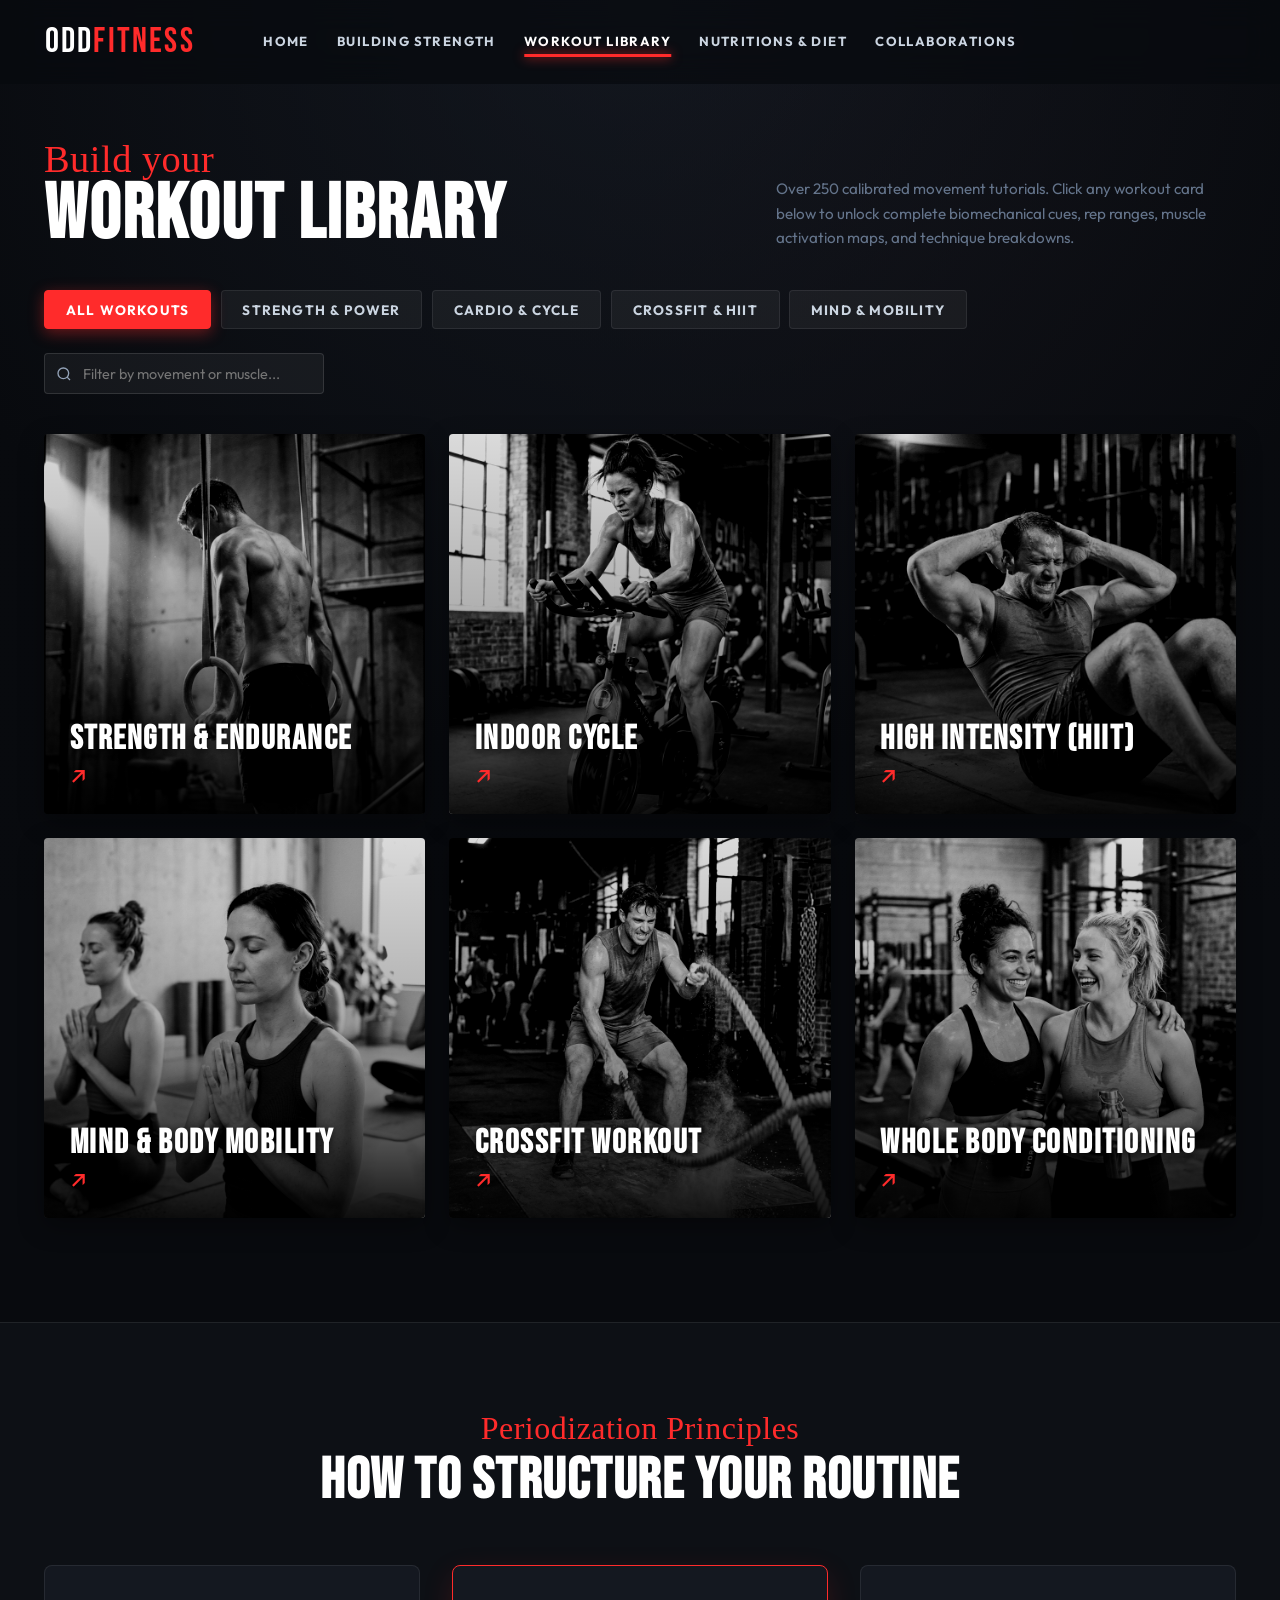
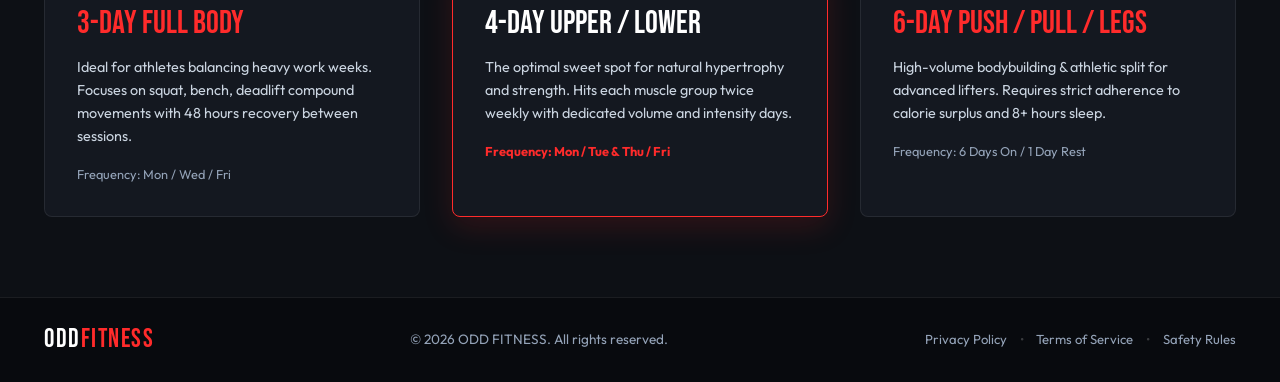
<file: workouts.html>
<!DOCTYPE html>
<html lang="en">
<head>
  <meta charset="UTF-8">
  <meta name="viewport" content="width=device-width, initial-scale=1.0">
  <title>Workout Library | ODD FITNESS</title>
  <meta name="description" content="Odd Fitness Workout Library - Calibrated exercise movements, Olympic weightlifting progressions, HIIT circuits, and mobility routines with biomechanical cues.">

  <!-- Google Fonts -->
  <link rel="preconnect" href="https://fonts.googleapis.com">
  <link rel="preconnect" href="https://fonts.gstatic.com" crossorigin>
  <link href="https://fonts.googleapis.com/css2?family=Bebas+Neue&family=Outfit:wght@300;400;500;600;700;800;900&family=Permanent+Marker&display=swap" rel="stylesheet">

  <link rel="stylesheet" href="css/style.css">
</head>
<body class="workouts-page">

  <!-- Header -->
  <header class="main-header" id="mainHeader">
    <div class="navbar header-nav">
      <a href="index.html" class="brand-logo">
        <span class="logo-title">ODD<span>FITNESS</span></span>
      </a>

      <nav class="nav-menu" id="navMenu">
        <a href="index.html" class="nav-link">HOME</a>
        <a href="building-strength.html" class="nav-link">BUILDING STRENGTH</a>
        <a href="workouts.html" class="nav-link active">WORKOUT LIBRARY</a>
        <a href="nutrition.html" class="nav-link">NUTRITIONS &amp; DIET</a>
        <a href="collaborations.html" class="nav-link">COLLABORATIONS</a>
        <div class="mobile-nav-login-wrap">
          <a href="portal.html" class="btn-mobile-nav-login" id="mobileNavLoginBtn">
            <span class="login-icon">🔒</span>
            <span class="login-text">LOGIN</span>
          </a>
        </div>
      </nav>

      <!-- Right Corner: Login / Client Portal -->
      <div class="header-right-actions">
        <a href="portal.html" class="btn-header-login" id="headerLoginBtn">
          <span class="login-icon">🔒</span>
          <span class="login-text" id="headerLoginText">LOGIN</span>
        </a>
        <button class="menu-toggle" id="menuToggle" aria-label="Toggle Menu">
          <span>☰</span>
        </button>
      </div>
    </div>
  </header>

  <!-- WORKOUT LIBRARY (Direct Content - No Duplicate Home Hero) -->
  <main>
    <section class="workout-library-section" style="padding-top: 3.5rem;">
      <div class="container">
        <!-- Title Block Matching Reference Visual -->
        <div class="library-header-row">
          <div>
            <span class="brush-script red-accent section-script-subtitle">Build your</span>
            <h1 class="title-condensed section-bold-title">WORKOUT LIBRARY</h1>
          </div>
          <p style="color: #64748b; max-width: 460px; font-size: 0.95rem;">
            Over 250 calibrated movement tutorials. Click any workout card below to unlock complete biomechanical cues, rep ranges, muscle activation maps, and technique breakdowns.
          </p>
        </div>

        <!-- Search & Filters -->
        <div class="library-toolbar">
          <div class="library-filter-tabs">
            <button class="filter-tab-btn active" data-filter="all">ALL WORKOUTS</button>
            <button class="filter-tab-btn" data-filter="strength">STRENGTH &amp; POWER</button>
            <button class="filter-tab-btn" data-filter="cardio">CARDIO &amp; CYCLE</button>
            <button class="filter-tab-btn" data-filter="crossfit">CROSSFIT &amp; HIIT</button>
            <button class="filter-tab-btn" data-filter="mobility">MIND &amp; MOBILITY</button>
          </div>
          <div class="workout-search-box">
            <svg fill="none" stroke="currentColor" stroke-width="2" viewBox="0 0 24 24"><circle cx="11" cy="11" r="8"></circle><path d="M21 21l-4.35-4.35"></path></svg>
            <input type="text" id="workoutSearchInput" placeholder="Filter by movement or muscle...">
          </div>
        </div>

        <!-- Workout Cards Grid -->
        <div class="programs-grid" id="workoutsGrid">
          <!-- 1. STRENGTH & ENDURANCE -->
          <div class="program-card" data-workout="strength" data-category="strength">
            <img src="assets/images/strength-endurance.jpg" alt="Strength & Endurance Workout" class="program-card-img" loading="lazy">
            <div class="program-card-overlay">
              <div class="program-card-content">
                <h3 class="program-card-title">STRENGTH &amp; ENDURANCE</h3>
                <span class="program-card-arrow">↗</span>
                <div class="program-card-details-peek">Olympic Lifting • Calisthenics • Rings</div>
              </div>
            </div>
          </div>

          <!-- 2. INDOOR CYCLE -->
          <div class="program-card" data-workout="cycle" data-category="cardio">
            <img src="assets/images/indoor-cycle.jpg" alt="Indoor Cycle Spin Training" class="program-card-img" loading="lazy">
            <div class="program-card-overlay">
              <div class="program-card-content">
                <h3 class="program-card-title">INDOOR CYCLE</h3>
                <span class="program-card-arrow">↗</span>
                <div class="program-card-details-peek">Rhythm Spin • Wattbike • Cadence Intervals</div>
              </div>
            </div>
          </div>

          <!-- 3. HIGH INTENSITY -->
          <div class="program-card" data-workout="intensity" data-category="crossfit">
            <img src="assets/images/high-intensity.jpg" alt="High Intensity HIIT Workout" class="program-card-img" loading="lazy">
            <div class="program-card-overlay">
              <div class="program-card-content">
                <h3 class="program-card-title">HIGH INTENSITY</h3>
                <span class="program-card-arrow">↗</span>
                <div class="program-card-details-peek">Tabata Conditioning • Core Shred • Plyo</div>
              </div>
            </div>
          </div>

          <!-- 4. MIND & BODY -->
          <div class="program-card" data-workout="mind" data-category="mobility">
            <img src="assets/images/mind-body.jpg" alt="Mind and Body Yoga Recovery" class="program-card-img" loading="lazy">
            <div class="program-card-overlay">
              <div class="program-card-content">
                <h3 class="program-card-title">MIND &amp; BODY</h3>
                <span class="program-card-arrow">↗</span>
                <div class="program-card-details-peek">Ashtanga Yoga • Fascia Release • Breathwork</div>
              </div>
            </div>
          </div>

          <!-- 5. CROSSFIT WORKOUT -->
          <div class="program-card" data-workout="crossfit" data-category="crossfit">
            <img src="assets/images/crossfit-workout.jpg" alt="CrossFit Heavy Battle Ropes" class="program-card-img" loading="lazy">
            <div class="program-card-overlay">
              <div class="program-card-content">
                <h3 class="program-card-title">CROSSFIT WORKOUT</h3>
                <span class="program-card-arrow">↗</span>
                <div class="program-card-details-peek">Battle Ropes • Clean &amp; Jerk • Sled Push</div>
              </div>
            </div>
          </div>

          <!-- 6. WHOLE BODY FITNESS -->
          <div class="program-card" data-workout="whole" data-category="strength cardio">
            <img src="assets/images/whole-body.jpg" alt="Whole Body Fitness Training" class="program-card-img" loading="lazy">
            <div class="program-card-overlay">
              <div class="program-card-content">
                <h3 class="program-card-title">WHOLE BODY FITNESS</h3>
                <span class="program-card-arrow">↗</span>
                <div class="program-card-details-peek">Kinetic Chains • Functional Conditioning</div>
              </div>
            </div>
          </div>
        </div>
      </div>
    </section>

    <!-- Training Split Methodology -->
    <section style="background: #0d1015; padding: 5rem 0; color: #fff; border-top: 1px solid rgba(255,255,255,0.08);">
      <div class="container">
        <div style="text-align: center; margin-bottom: 3.5rem;">
          <span class="brush-script red-accent" style="font-size: 2rem;">Periodization Principles</span>
          <h2 class="title-condensed" style="font-size: clamp(2.2rem, 5vw, 3.6rem);">HOW TO STRUCTURE YOUR ROUTINE</h2>
        </div>

        <div class="periodization-grid">
          <div style="background: #141820; border: 1px solid rgba(255,255,255,0.08); padding: 2rem; border-radius: 8px;">
            <div style="font-family: var(--font-display); font-size: 2rem; color: var(--primary-red); margin-bottom: 0.4rem;">3-DAY FULL BODY</div>
            <p style="color: #cbd5e1; font-size: 0.9rem; line-height: 1.6; margin-bottom: 1rem;">
              Ideal for athletes balancing heavy work weeks. Focuses on squat, bench, deadlift compound movements with 48 hours recovery between sessions.
            </p>
            <div style="font-size: 0.8rem; color: #94a3b8;">Frequency: Mon / Wed / Fri</div>
          </div>

          <div style="background: #141820; border: 1px solid var(--primary-red); padding: 2rem; border-radius: 8px; box-shadow: 0 10px 30px rgba(255,43,43,0.15);">
            <div style="font-family: var(--font-display); font-size: 2rem; color: #fff; margin-bottom: 0.4rem;">4-DAY UPPER / LOWER</div>
            <p style="color: #cbd5e1; font-size: 0.9rem; line-height: 1.6; margin-bottom: 1rem;">
              The optimal sweet spot for natural hypertrophy and strength. Hits each muscle group twice weekly with dedicated volume and intensity days.
            </p>
            <div style="font-size: 0.8rem; color: var(--primary-red); font-weight: 700;">Frequency: Mon / Tue &amp; Thu / Fri</div>
          </div>

          <div style="background: #141820; border: 1px solid rgba(255,255,255,0.08); padding: 2rem; border-radius: 8px;">
            <div style="font-family: var(--font-display); font-size: 2rem; color: var(--primary-red); margin-bottom: 0.4rem;">6-DAY PUSH / PULL / LEGS</div>
            <p style="color: #cbd5e1; font-size: 0.9rem; line-height: 1.6; margin-bottom: 1rem;">
              High-volume bodybuilding &amp; athletic split for advanced lifters. Requires strict adherence to calorie surplus and 8+ hours sleep.
            </p>
            <div style="font-size: 0.8rem; color: #94a3b8;">Frequency: 6 Days On / 1 Day Rest</div>
          </div>
        </div>
      </div>
    </section>
  </main>

  <!-- Sleek Minimal Footer -->
  <footer class="main-footer">
    <div class="container">
      <div class="footer-bottom-bar">
        <a href="index.html" class="brand-logo footer-brand">
          <span class="logo-title">ODD<span>FITNESS</span></span>
        </a>
        <div class="footer-copy">
          &copy; 2026 ODD FITNESS. All rights reserved.
        </div>
        <div class="footer-links">
          <a href="#">Privacy Policy</a>
          <span class="sep">•</span>
          <a href="#">Terms of Service</a>
          <span class="sep">•</span>
          <a href="#">Safety Rules</a>
        </div>
      </div>
    </div>
  </footer>

  <!-- Workout Detail Modal -->
  <div class="modal-overlay" id="workoutModal">
    <div class="modal-box">
      <div class="modal-header">
        <span class="modal-title">WORKOUT GUIDE</span>
        <button class="modal-close-btn" aria-label="Close modal">&times;</button>
      </div>
      <div class="modal-body" id="modalWorkoutContent">
        <!-- Injected via js/main.js -->
      </div>
    </div>
  </div>

  <script src="js/main.js"></script>
</body>
</html>
</file>
<file: css/style.css>
/* ==========================================================================
   ODD FITNESS - MULTI-PAGE APPLICATION STYLESHEET
   Pages: index.html | workouts.html | nutrition.html | collaborations.html
   ========================================================================== */

:root {
  /* Brand Color Palette */
  --primary-red: #ff2b2b;
  --primary-red-hover: #e01e1e;
  --primary-red-glow: rgba(255, 43, 43, 0.4);
  --primary-red-subtle: rgba(255, 43, 43, 0.12);

  --dark-bg: #0c0e12;
  --dark-surface: #14171d;
  --dark-card: #1b2028;
  --dark-border: rgba(255, 255, 255, 0.08);

  --light-bg: transparent;
  --light-surface: rgba(255, 255, 255, 0.04);
  --light-card: rgba(255, 255, 255, 0.03);
  --light-border: rgba(255, 255, 255, 0.08);

  --text-white: #ffffff;
  --text-dark: #f8fafc;
  --text-muted: #94a3b8;
  --text-light-muted: #cbd5e1;

  /* Typography */
  --font-display: 'Bebas Neue', 'Impact', sans-serif;
  --font-brush: 'Permanent Marker', cursive;
  --font-body: 'Outfit', -apple-system, BlinkMacSystemFont, 'Segoe UI', Roboto, sans-serif;

  /* Shadows & Glass */
  --shadow-sm: 0 2px 8px rgba(0, 0, 0, 0.2);
  --shadow-md: 0 8px 24px rgba(0, 0, 0, 0.35);
  --shadow-lg: 0 16px 40px rgba(0, 0, 0, 0.5);
  --shadow-red: 0 10px 30px rgba(255, 43, 43, 0.35);

  --transition-fast: 0.2s cubic-bezier(0.16, 1, 0.3, 1);
  --transition-smooth: 0.35s cubic-bezier(0.16, 1, 0.3, 1);
  --transition-bounce: 0.45s cubic-bezier(0.34, 1.56, 0.64, 1);

  --container-max: 1240px;
}

/* Reset & Base Setup */
*,
*::before,
*::after {
  box-sizing: border-box;
  margin: 0;
  padding: 0;
}

html {
  scroll-behavior: smooth;
  font-size: 16px;
  -webkit-font-smoothing: antialiased;
  -moz-osx-font-smoothing: grayscale;
}

body {
  font-family: var(--font-body);
  background-color: #080a0e;
  background-image:
    radial-gradient(circle at 50% 0%, rgba(30, 36, 48, 0.5) 0%, rgba(8, 10, 14, 0.98) 70%),
    radial-gradient(circle at 85% 40%, rgba(255, 43, 43, 0.04) 0%, transparent 45%),
    linear-gradient(180deg, #080a0e 0%, #050608 100%);
  background-attachment: fixed;
  color: #e2e8f0;
  line-height: 1.6;
  overflow-x: hidden;
  min-height: 100vh;
}

a {
  text-decoration: none;
  color: inherit;
  transition: color var(--transition-fast);
}

ul {
  list-style: none;
}

img {
  max-width: 100%;
  display: block;
}

button,
input,
select,
textarea {
  font-family: inherit;
  border: none;
  outline: none;
}

.container {
  width: 100%;
  max-width: var(--container-max);
  margin: 0 auto;
  padding: 0 1.5rem;
}

/* Typography Utilities */
.brush-script {
  font-family: var(--font-brush);
  font-weight: 400;
  letter-spacing: 0.5px;
}

.brush-script.red-accent {
  color: var(--primary-red);
}

.title-condensed {
  font-family: var(--font-display);
  letter-spacing: 1.5px;
  text-transform: uppercase;
  line-height: 0.95;
}

/* Base texture clean */

/* ==========================================================================
   MAIN NAVIGATION HEADER
   ========================================================================== */
.main-header {
  position: sticky;
  top: 0;
  z-index: 1000;
  background: rgba(8, 10, 14, 0.72);
  backdrop-filter: blur(16px);
  -webkit-backdrop-filter: blur(16px);
  border-bottom: none;
  transition: all var(--transition-smooth);
}

.home-page .main-header {
  position: absolute;
  top: 0;
  left: 0;
  width: 100%;
  background: transparent;
  backdrop-filter: none;
  -webkit-backdrop-filter: none;
  border-bottom: none;
  z-index: 50;
}

.home-page .main-header.scrolled {
  position: fixed;
  background: rgba(8, 10, 14, 0.85);
  backdrop-filter: blur(16px);
  -webkit-backdrop-filter: blur(16px);
}

.navbar {
  display: flex;
  align-items: center;
  justify-content: space-between;
  position: relative;
  height: 84px;
  width: 100%;
  max-width: 100%;
  padding: 0 clamp(1.5rem, 3.5vw, 3.5rem);
}

.brand-logo {
  display: flex;
  align-items: center;
  text-decoration: none;
  z-index: 10;
  flex-shrink: 0;
}

.logo-badge {
  display: none !important;
}

.logo-title {
  font-family: var(--font-display);
  font-size: 2.2rem;
  color: #fff;
  line-height: 1;
  letter-spacing: 2.2px;
  transition: opacity var(--transition-fast);
}

.brand-logo:hover .logo-title {
  opacity: 0.9;
}

.logo-title span {
  color: var(--primary-red);
}

.logo-tag {
  display: none !important;
}

.nav-menu {
  position: absolute;
  left: 50%;
  transform: translateX(-50%);
  display: flex;
  align-items: center;
  flex-wrap: nowrap !important;
  gap: clamp(1.2rem, 2.2vw, 2.6rem);
  z-index: 10;
  white-space: nowrap !important;
}

.nav-link {
  font-family: var(--font-body);
  font-size: clamp(0.82rem, 0.92vw, 0.92rem);
  font-weight: 700;
  text-transform: uppercase;
  letter-spacing: 1.4px;
  color: #cbd5e1;
  position: relative;
  padding: 0.5rem 0;
  white-space: nowrap !important;
  display: inline-flex;
  align-items: center;
  line-height: 1;
  flex-shrink: 0;
  transition: color var(--transition-fast);
}

.nav-link:hover,
.nav-link.active {
  color: #fff;
}

.nav-link.active::after,
.nav-link:hover::after {
  content: '';
  position: absolute;
  bottom: 0;
  left: 0;
  width: 100%;
  height: 2.5px;
  background: var(--primary-red);
  box-shadow: 0 0 12px var(--primary-red);
}

.btn-nav-cta {
  display: none !important;
}

.menu-toggle {
  display: none;
  background: none;
  color: #fff;
  font-size: 1.6rem;
  cursor: pointer;
}

body.home-page {
  overflow: hidden;
  height: 100vh;
  height: 100dvh;
}

/* ==========================================================================
   HERO BANNER (FULL BLEED VIEWPORT COVER)
   ========================================================================== */
.hero-section {
  position: relative;
  width: 100%;
  height: 100vh;
  height: 100dvh;
  min-height: 540px;
  overflow: hidden;
  background-color: #06080a;
  display: block;
  padding: 0;
  margin: 0;
}

.hero-picture {
  display: block;
  width: 100%;
  height: 100%;
  margin: 0;
  padding: 0;
}

.hero-cover-img,
.hero-full-img {
  width: 100%;
  height: 100%;
  object-fit: cover;
  object-position: center center;
  display: block;
}

/* ==========================================================================
   HERO FLOATING SOCIAL DOCK (BOTTOM-RIGHT)
   ========================================================================== */
.hero-social-dock {
  position: absolute;
  bottom: clamp(1.8rem, 4vh, 2.8rem);
  right: clamp(1.8rem, 4vw, 3.5rem);
  display: flex;
  align-items: center;
  gap: 14px;
  z-index: 45;
}

.hero-social-btn {
  position: relative;
  display: inline-flex;
  align-items: center;
  justify-content: center;
  width: 48px;
  height: 48px;
  border-radius: 50%;
  color: #ffffff;
  border: 2px solid rgba(255, 255, 255, 0.4);
  box-shadow: 0 6px 18px rgba(0, 0, 0, 0.45);
  transition: all 0.28s cubic-bezier(0.16, 1, 0.3, 1);
  text-decoration: none;
  cursor: pointer;
}

.hero-social-btn svg {
  width: 22px;
  height: 22px;
  transition: transform 0.28s cubic-bezier(0.16, 1, 0.3, 1);
  display: block;
  filter: drop-shadow(0 1px 2px rgba(0, 0, 0, 0.3));
}

.hero-social-btn:hover {
  transform: translateY(-4px) scale(1.12);
  border-color: #ffffff;
  color: #ffffff;
}

.hero-social-btn:active {
  transform: scale(0.92);
}

/* 1. Official Instagram Profile Gradient */
.hero-social-btn.ig-btn {
  background: linear-gradient(45deg, #f09433 0%, #e6683c 25%, #dc2743 50%, #cc2366 75%, #bc1888 100%);
  box-shadow: 0 6px 20px rgba(220, 39, 67, 0.45), 0 2px 8px rgba(0, 0, 0, 0.35);
}

.hero-social-btn.ig-btn:hover {
  box-shadow: 0 10px 28px rgba(220, 39, 67, 0.75), 0 0 20px rgba(240, 148, 51, 0.55);
  border-color: #ffffff;
}

/* 2. Official Instagram Broadcast Channel Deep Gradient */
.hero-social-btn.ig-channel-btn {
  background: linear-gradient(135deg, #5851db 0%, #833ab4 35%, #c13584 70%, #e1306c 100%);
  box-shadow: 0 6px 20px rgba(131, 58, 180, 0.5), 0 2px 8px rgba(0, 0, 0, 0.35);
}

.hero-social-btn.ig-channel-btn:hover {
  box-shadow: 0 10px 28px rgba(131, 58, 180, 0.8), 0 0 20px rgba(193, 53, 132, 0.6);
  border-color: #ffffff;
}

/* 3. Official YouTube Red Gradient */
.hero-social-btn.yt-btn {
  background: linear-gradient(135deg, #ff0000 0%, #cc0000 100%);
  box-shadow: 0 6px 20px rgba(255, 0, 0, 0.5), 0 2px 8px rgba(0, 0, 0, 0.35);
}

.hero-social-btn.yt-btn:hover {
  box-shadow: 0 10px 28px rgba(255, 0, 0, 0.8), 0 0 20px rgba(255, 40, 40, 0.6);
  border-color: #ffffff;
}

/* Tooltip on hover */
.hero-social-btn .social-tooltip {
  position: absolute;
  bottom: calc(100% + 10px);
  left: 50%;
  transform: translateX(-50%) translateY(6px);
  background: rgba(8, 10, 14, 0.95);
  color: #ffffff;
  font-family: var(--font-body);
  font-size: 0.75rem;
  font-weight: 600;
  letter-spacing: 0.4px;
  padding: 0.35rem 0.65rem;
  border-radius: 6px;
  border: 1px solid rgba(255, 255, 255, 0.15);
  white-space: nowrap;
  pointer-events: none;
  opacity: 0;
  transition: all 0.2s cubic-bezier(0.16, 1, 0.3, 1);
  box-shadow: 0 6px 18px rgba(0, 0, 0, 0.65);
  z-index: 50;
}

.hero-social-btn .social-tooltip::after {
  content: '';
  position: absolute;
  top: 100%;
  left: 50%;
  transform: translateX(-50%);
  border-width: 5px;
  border-style: solid;
  border-color: rgba(8, 10, 14, 0.95) transparent transparent transparent;
}

.hero-social-btn:hover .social-tooltip {
  opacity: 1;
  transform: translateX(-50%) translateY(0);
}

/* ==========================================================================
   HERO SCROLL CUE
   ========================================================================== */
.hero-scroll-cue {
  position: absolute;
  bottom: clamp(1.4rem, 3.5vh, 2.2rem);
  left: 50%;
  transform: translateX(-50%);
  display: flex;
  flex-direction: column;
  align-items: center;
  gap: 4px;
  color: rgba(255, 255, 255, 0.8);
  text-decoration: none;
  z-index: 40;
  transition: all var(--transition-fast);
  cursor: pointer;
}

.hero-scroll-cue:hover {
  color: var(--primary-red);
  transform: translateX(-50%) translateY(3px);
}

.hero-scroll-cue .cue-chevron {
  font-size: 1.1rem;
  animation: bounceDown 1.8s infinite;
}

.hero-scroll-cue .cue-text {
  font-family: var(--font-display);
  font-size: 0.85rem;
  letter-spacing: 2.2px;
  text-transform: uppercase;
}

@keyframes bounceDown {

  0%,
  100% {
    transform: translateY(0);
  }

  50% {
    transform: translateY(6px);
  }
}

/* ==========================================================================
   BUILDING STRENGTH SECTION (LAPTOP & MOBILE VIEW)
   ========================================================================== */
.building-strength-section {
  position: relative;
  padding: clamp(4.5rem, 8vh, 7rem) 0;
  background: transparent;
  border-top: 1px solid rgba(255, 255, 255, 0.08);
  overflow: hidden;
}

.strength-header-block {
  display: flex;
  justify-content: space-between;
  align-items: flex-end;
  gap: 2rem;
  margin-bottom: 3.5rem;
  flex-wrap: wrap;
}

.strength-header-left {
  max-width: 650px;
}

.strength-header-desc {
  max-width: 480px;
  color: #94a3b8;
  font-size: 1rem;
  line-height: 1.7;
}

/* 4 Core Strength Pillars Grid */
.strength-pillars-grid {
  display: grid;
  grid-template-columns: repeat(4, 1fr);
  gap: 1.5rem;
  margin-bottom: 4rem;
}

.strength-pillar-card {
  position: relative;
  background: rgba(255, 255, 255, 0.03);
  backdrop-filter: blur(12px);
  -webkit-backdrop-filter: blur(12px);
  border: 1px solid rgba(255, 255, 255, 0.08);
  border-radius: 8px;
  padding: 2.2rem 1.6rem;
  transition: all var(--transition-smooth);
  display: flex;
  flex-direction: column;
}

.strength-pillar-card:hover {
  transform: translateY(-6px);
  border-color: rgba(255, 43, 43, 0.4);
  box-shadow: 0 16px 36px rgba(0, 0, 0, 0.5), 0 0 25px rgba(255, 43, 43, 0.15);
  background: rgba(255, 255, 255, 0.05);
}

.strength-pillar-card.highlight-card {
  border-color: rgba(255, 43, 43, 0.35);
  background: linear-gradient(180deg, rgba(255, 43, 43, 0.08) 0%, rgba(255, 255, 255, 0.02) 100%);
}

.pillar-number {
  font-family: var(--font-display);
  font-size: 1.5rem;
  color: var(--primary-red);
  letter-spacing: 1px;
  margin-bottom: 0.8rem;
}

.pillar-icon {
  font-size: 2.2rem;
  margin-bottom: 1.2rem;
}

.pillar-title {
  font-family: var(--font-display);
  font-size: 1.75rem;
  letter-spacing: 1.2px;
  color: #ffffff;
  line-height: 1.1;
  margin-bottom: 0.85rem;
}

.pillar-text {
  font-size: 0.88rem;
  color: #cbd5e1;
  line-height: 1.65;
  margin-bottom: 1.4rem;
  flex-grow: 1;
}

.pillar-tag {
  font-size: 0.76rem;
  text-transform: uppercase;
  letter-spacing: 0.8px;
  font-weight: 700;
  color: var(--primary-red);
  border-top: 1px solid rgba(255, 255, 255, 0.08);
  padding-top: 0.8rem;
}

/* Biomechanical 1RM Calculator Box */
.strength-calc-box {
  background: linear-gradient(180deg, rgba(20, 24, 32, 0.85) 0%, rgba(10, 12, 16, 0.95) 100%);
  border: 1px solid rgba(255, 255, 255, 0.1);
  border-radius: 12px;
  padding: clamp(2rem, 4vw, 3rem);
  margin-bottom: 4rem;
  box-shadow: 0 20px 50px rgba(0, 0, 0, 0.6);
}

.strength-calc-header {
  margin-bottom: 2rem;
}

.strength-calc-form {
  display: grid;
  grid-template-columns: repeat(4, 1fr);
  gap: 1.25rem;
  margin-bottom: 2rem;
}

.calc-input-group {
  display: flex;
  flex-direction: column;
  gap: 0.5rem;
}

.calc-input-group label {
  font-size: 0.82rem;
  font-weight: 700;
  text-transform: uppercase;
  letter-spacing: 1px;
  color: #cbd5e1;
}

.calc-input-group input,
.calc-input-group select {
  background: rgba(255, 255, 255, 0.05);
  border: 1px solid rgba(255, 255, 255, 0.15);
  color: #ffffff;
  padding: 0.75rem 1rem;
  border-radius: 6px;
  font-size: 0.95rem;
  outline: none;
  transition: border-color var(--transition-fast);
}

.calc-input-group input:focus,
.calc-input-group select:focus {
  border-color: var(--primary-red);
  background: rgba(255, 255, 255, 0.08);
}

.calc-input-group select option {
  background: #14171d;
  color: #ffffff;
}

/* 4 Calculated Result Cards */
.strength-results-grid {
  display: grid;
  grid-template-columns: repeat(4, 1fr);
  gap: 1.25rem;
}

.strength-result-card {
  background: rgba(255, 255, 255, 0.03);
  border: 1px solid rgba(255, 255, 255, 0.08);
  border-radius: 8px;
  padding: 1.4rem;
  text-align: center;
  transition: all var(--transition-fast);
}

.strength-result-card.prime {
  border-color: var(--primary-red);
  background: rgba(255, 43, 43, 0.08);
  box-shadow: 0 6px 20px rgba(255, 43, 43, 0.15);
}

.res-label {
  display: block;
  font-size: 0.74rem;
  font-weight: 800;
  letter-spacing: 1px;
  text-transform: uppercase;
  color: #94a3b8;
  margin-bottom: 0.35rem;
}

.strength-result-card.prime .res-label {
  color: var(--primary-red);
}

.res-val {
  font-family: var(--font-display);
  font-size: 2.8rem;
  color: #ffffff;
  line-height: 1;
  letter-spacing: 1px;
  margin-bottom: 0.4rem;
}

.res-val .unit {
  font-size: 1.2rem;
  color: var(--primary-red);
}

.res-sub {
  display: block;
  font-size: 0.78rem;
  color: #cbd5e1;
}

/* Call to Action Strip */
.strength-cta-strip {
  display: flex;
  justify-content: space-between;
  align-items: center;
  gap: 2rem;
  padding: 2.5rem;
  background: rgba(255, 255, 255, 0.02);
  border: 1px solid rgba(255, 255, 255, 0.08);
  border-radius: 10px;
  flex-wrap: wrap;
}

.strength-cta-text h4 {
  font-family: var(--font-display);
  font-size: 2rem;
  letter-spacing: 1.5px;
  color: #ffffff;
  margin-bottom: 0.35rem;
}

.strength-cta-text p {
  color: #94a3b8;
  font-size: 0.92rem;
}

.strength-cta-actions {
  display: flex;
  gap: 1rem;
  flex-wrap: wrap;
}

.hero-content {
  position: relative;
  z-index: 10;
  max-width: 700px;
}

.hero-subtitle-top {
  display: inline-block;
  font-size: 2.1rem;
  color: #ffffff;
  margin-bottom: -0.2rem;
  line-height: 1;
}

.hero-script-red {
  display: block;
  font-size: 3.4rem;
  color: var(--primary-red);
  line-height: 1.1;
  text-shadow: 0 3px 18px rgba(255, 43, 43, 0.45);
  margin-bottom: 0.2rem;
  transform: rotate(-1.5deg);
}

.hero-main-title {
  font-size: 6.4rem;
  line-height: 0.88;
  color: #ffffff;
  margin-bottom: 1.5rem;
  letter-spacing: 4px;
  text-shadow: 0 6px 20px rgba(0, 0, 0, 0.85);
}

.hero-description {
  font-size: 1.08rem;
  color: #cbd5e1;
  margin-bottom: 2.3rem;
  max-width: 560px;
  font-weight: 400;
  line-height: 1.7;
}

.hero-cta-group {
  display: flex;
  align-items: center;
  gap: 1.25rem;
  flex-wrap: wrap;
}

.btn-hero-red {
  background: var(--primary-red);
  color: #ffffff;
  font-size: 0.95rem;
  font-weight: 800;
  text-transform: uppercase;
  letter-spacing: 1.5px;
  padding: 0.95rem 2.2rem;
  border-radius: 4px;
  display: inline-flex;
  align-items: center;
  gap: 0.5rem;
  box-shadow: 0 8px 24px var(--primary-red-glow);
  transition: all var(--transition-smooth);
  cursor: pointer;
}

.btn-hero-red:hover {
  background: var(--primary-red-hover);
  transform: translateY(-3px) scale(1.02);
  box-shadow: 0 12px 32px var(--primary-red-glow);
}

.btn-hero-outline {
  background: rgba(255, 255, 255, 0.06);
  border: 1px solid rgba(255, 255, 255, 0.25);
  color: #ffffff;
  font-size: 0.95rem;
  font-weight: 700;
  text-transform: uppercase;
  letter-spacing: 1.5px;
  padding: 0.95rem 2rem;
  border-radius: 4px;
  display: inline-flex;
  align-items: center;
  gap: 0.5rem;
  backdrop-filter: blur(8px);
  transition: all var(--transition-smooth);
}

.btn-hero-outline:hover {
  background: rgba(255, 255, 255, 0.16);
  border-color: #fff;
  transform: translateY(-3px);
}

.hero-stats-row {
  position: relative;
  z-index: 10;
  display: grid;
  grid-template-columns: repeat(4, 1fr);
  gap: 1.5rem;
  margin-top: 4.5rem;
  padding-top: 2rem;
  border-top: 1px solid rgba(255, 255, 255, 0.1);
}

.stat-item {
  display: flex;
  flex-direction: column;
}

.stat-number {
  font-family: var(--font-display);
  font-size: 2.8rem;
  color: #fff;
  line-height: 1;
  display: flex;
  align-items: center;
  gap: 0.15rem;
}

.stat-number span {
  color: var(--primary-red);
}

.stat-label {
  font-size: 0.8rem;
  text-transform: uppercase;
  letter-spacing: 1.5px;
  color: #94a3b8;
  font-weight: 600;
  margin-top: 0.2rem;
}


/* Clean layout transition */

/* ==========================================================================
   WORKOUT CARDS & LIBRARY
   ========================================================================== */
.workout-library-section {
  position: relative;
  background-color: transparent;
  padding: 5rem 0 6.5rem;
  overflow: hidden;
}

.library-header-row {
  display: flex;
  justify-content: space-between;
  align-items: flex-end;
  margin-bottom: 2.5rem;
  flex-wrap: wrap;
  gap: 1.5rem;
  position: relative;
  z-index: 2;
}

.section-script-subtitle {
  font-size: 2.4rem;
  line-height: 1;
  margin-bottom: -0.2rem;
  transform: rotate(-1deg);
}

.section-bold-title {
  font-size: 4.8rem;
  line-height: 0.92;
  color: #ffffff;
  letter-spacing: 2px;
}

.library-toolbar {
  display: flex;
  justify-content: space-between;
  align-items: center;
  gap: 1.5rem;
  margin-bottom: 2.5rem;
  flex-wrap: wrap;
  position: relative;
  z-index: 2;
}

.library-filter-tabs {
  display: flex;
  gap: 0.6rem;
  flex-wrap: wrap;
}

.filter-tab-btn {
  background: rgba(255, 255, 255, 0.05);
  color: #cbd5e1;
  font-size: 0.85rem;
  font-weight: 700;
  text-transform: uppercase;
  letter-spacing: 1.2px;
  padding: 0.6rem 1.3rem;
  border-radius: 4px;
  cursor: pointer;
  transition: all var(--transition-fast);
  border: 1px solid rgba(255, 255, 255, 0.08);
}

.filter-tab-btn:hover {
  background: rgba(255, 255, 255, 0.12);
  color: #fff;
  border-color: rgba(255, 255, 255, 0.2);
}

.filter-tab-btn.active {
  background: var(--primary-red);
  color: #fff;
  border-color: var(--primary-red);
  box-shadow: 0 4px 15px var(--primary-red-glow);
}

.workout-search-box {
  position: relative;
  min-width: 280px;
}

.workout-search-box input {
  width: 100%;
  background: rgba(255, 255, 255, 0.05);
  border: 1px solid rgba(255, 255, 255, 0.12);
  padding: 0.65rem 1rem 0.65rem 2.4rem;
  border-radius: 4px;
  font-size: 0.9rem;
  color: #fff;
  transition: border-color var(--transition-fast);
}

.workout-search-box input:focus {
  border-color: var(--primary-red);
  background: rgba(255, 255, 255, 0.08);
}

.workout-search-box svg {
  position: absolute;
  left: 0.75rem;
  top: 50%;
  transform: translateY(-50%);
  width: 16px;
  height: 16px;
  color: #94a3b8;
}

.programs-grid {
  display: grid;
  grid-template-columns: repeat(3, 1fr);
  gap: 1.5rem;
  position: relative;
  z-index: 2;
}

.program-card {
  position: relative;
  height: 380px;
  border-radius: 4px;
  overflow: hidden;
  cursor: pointer;
  box-shadow: var(--shadow-md);
  transition: transform var(--transition-smooth), box-shadow var(--transition-smooth);
  background-color: #111;
}

.program-card:hover {
  transform: translateY(-6px);
  box-shadow: var(--shadow-lg);
}

.program-card-img {
  width: 100%;
  height: 100%;
  object-fit: cover;
  transition: transform 0.6s cubic-bezier(0.16, 1, 0.3, 1), filter 0.6s ease;
  filter: grayscale(100%) contrast(115%) brightness(90%);
}

.program-card:hover .program-card-img {
  transform: scale(1.07);
  filter: grayscale(85%) contrast(120%) brightness(95%);
}

.program-card-overlay {
  position: absolute;
  inset: 0;
  background: linear-gradient(to bottom,
      rgba(0, 0, 0, 0.05) 0%,
      rgba(0, 0, 0, 0.25) 50%,
      rgba(0, 0, 0, 0.92) 100%);
  display: flex;
  flex-direction: column;
  justify-content: flex-end;
  padding: 1.6rem;
  transition: background var(--transition-smooth);
}

.program-card:hover .program-card-overlay {
  background: linear-gradient(to bottom,
      rgba(255, 43, 43, 0.1) 0%,
      rgba(0, 0, 0, 0.4) 40%,
      rgba(0, 0, 0, 0.96) 100%);
}

.program-card-content {
  display: flex;
  flex-direction: column;
}

.program-card-title {
  font-family: var(--font-display);
  font-size: 2.1rem;
  color: #ffffff;
  line-height: 1;
  letter-spacing: 1.5px;
  text-transform: uppercase;
  margin-bottom: 0.4rem;
  text-shadow: 0 2px 8px rgba(0, 0, 0, 0.8);
}

.program-card-arrow {
  color: var(--primary-red);
  font-size: 1.6rem;
  line-height: 1;
  transition: transform var(--transition-bounce), color var(--transition-fast);
  display: inline-block;
  width: fit-content;
}

.program-card:hover .program-card-arrow {
  transform: translate(4px, -4px) scale(1.2);
  color: #ff5252;
}

.program-card-details-peek {
  max-height: 0;
  overflow: hidden;
  opacity: 0;
  font-size: 0.82rem;
  color: #cbd5e1;
  transition: all var(--transition-smooth);
  margin-top: 0;
}

.program-card:hover .program-card-details-peek {
  max-height: 40px;
  opacity: 1;
  margin-top: 0.4rem;
}

/* ==========================================================================
   FEATURE SECTION (6 Icon boxes matching reference)
   ========================================================================== */
.features-section {
  position: relative;
  background-color: transparent;
  padding: 4rem 0 6rem;
  overflow: hidden;
}

.features-title-header {
  text-align: center;
  margin-bottom: 3.5rem;
}

.features-grid-6 {
  display: grid;
  grid-template-columns: repeat(3, 1fr);
  gap: 2.5rem 2rem;
}

.feature-box-item {
  display: flex;
  align-items: flex-start;
  gap: 1.25rem;
  padding: 1.4rem;
  border-radius: 8px;
  background: rgba(255, 255, 255, 0.03);
  border: 1px solid rgba(255, 255, 255, 0.06);
  transition: transform var(--transition-smooth), background var(--transition-smooth), border-color var(--transition-smooth);
}

.feature-box-item:hover {
  background: rgba(255, 255, 255, 0.06);
  border-color: rgba(255, 43, 43, 0.3);
  transform: translateY(-4px);
  box-shadow: 0 10px 30px rgba(0, 0, 0, 0.4);
}

.feature-icon-red {
  background-color: var(--primary-red);
  color: #ffffff;
  width: 48px;
  height: 48px;
  min-width: 48px;
  border-radius: 4px;
  display: flex;
  align-items: center;
  justify-content: center;
  box-shadow: 0 4px 12px var(--primary-red-glow);
  transition: transform var(--transition-bounce);
}

.feature-box-item:hover .feature-icon-red {
  transform: scale(1.1) rotate(4deg);
}

.feature-icon-red svg {
  width: 24px;
  height: 24px;
}

.feature-box-title {
  font-family: var(--font-display);
  font-size: 1.7rem;
  letter-spacing: 1px;
  color: #ffffff;
  line-height: 1.1;
  margin-bottom: 0.5rem;
  text-transform: uppercase;
}

.feature-box-desc {
  font-size: 0.88rem;
  color: #94a3b8;
  line-height: 1.55;
}

/* ==========================================================================
   NUTRITION & DIET SECTION
   ========================================================================== */
.nutrition-section {
  position: relative;
  background-color: transparent;
  color: #fff;
  padding: 6rem 0;
  overflow: hidden;
}

.nutrition-intro-grid {
  display: grid;
  grid-template-columns: 1.1fr 1fr;
  gap: 3.5rem;
  align-items: center;
  margin-bottom: 4.5rem;
}

.nutrition-img-frame {
  position: relative;
  border-radius: 8px;
  overflow: hidden;
  box-shadow: 0 20px 50px rgba(0, 0, 0, 0.6);
  border: 1px solid rgba(255, 255, 255, 0.1);
}

.nutrition-img-frame img {
  width: 100%;
  height: 380px;
  object-fit: cover;
  filter: contrast(110%);
}

.nutrition-tag-badge {
  position: absolute;
  top: 16px;
  left: 16px;
  background: var(--primary-red);
  color: #fff;
  font-size: 0.72rem;
  font-weight: 800;
  letter-spacing: 1.5px;
  padding: 0.35rem 0.8rem;
  border-radius: 4px;
}

.nutrition-text-block h2 {
  font-family: var(--font-display);
  font-size: 4rem;
  letter-spacing: 2px;
  line-height: 0.95;
  margin-bottom: 1rem;
}

.nutrition-text-block p {
  color: #94a3b8;
  font-size: 1rem;
  line-height: 1.7;
  margin-bottom: 1.8rem;
}

.nutrition-principles-list {
  display: grid;
  grid-template-columns: 1fr 1fr;
  gap: 1rem;
}

.principle-item {
  display: flex;
  align-items: flex-start;
  gap: 0.75rem;
  background: rgba(255, 255, 255, 0.03);
  border: 1px solid rgba(255, 255, 255, 0.07);
  padding: 0.9rem;
  border-radius: 6px;
}

.principle-icon {
  color: var(--primary-red);
  font-size: 1.2rem;
  line-height: 1;
}

.principle-title {
  font-weight: 700;
  font-size: 0.9rem;
  color: #fff;
}

.principle-sub {
  font-size: 0.78rem;
  color: #94a3b8;
}

/* ==========================================================================
   NUTRITION LAB (3-IN-1 INTERACTIVE FITNESS TOOLKIT)
   ========================================================================== */
.nutrition-lab-box {
  background: #12151c;
  border: 1px solid rgba(255, 255, 255, 0.08);
  border-radius: 12px;
  padding: 2.5rem;
  box-shadow: 0 20px 50px rgba(0, 0, 0, 0.5), 0 0 30px rgba(255, 43, 43, 0.05);
  margin-bottom: 4.5rem;
  position: relative;
  overflow: hidden;
}

.nutrition-lab-header {
  display: flex;
  align-items: center;
  gap: 1.2rem;
  margin-bottom: 2rem;
}

.nutrition-lab-badge {
  width: 54px;
  height: 54px;
  border-radius: 12px;
  background: linear-gradient(135deg, var(--primary-red) 0%, #b31010 100%);
  color: #fff;
  display: flex;
  align-items: center;
  justify-content: center;
  box-shadow: 0 8px 20px rgba(255, 43, 43, 0.35);
  flex-shrink: 0;
}

.nutrition-lab-title {
  font-family: var(--font-display);
  font-size: 2.8rem;
  letter-spacing: 1.5px;
  color: #fff;
  line-height: 1;
  margin-bottom: 0.25rem;
}

.nutrition-lab-subtitle {
  color: #94a3b8;
  font-size: 0.95rem;
  font-weight: 500;
}

/* 3 Tab Selector Buttons */
.nutrition-lab-tabs {
  display: grid;
  grid-template-columns: repeat(3, 1fr);
  gap: 1.25rem;
  margin-bottom: 2rem;
}

.nutrition-tab-btn {
  background: #161a23;
  border: 1.5px solid rgba(255, 255, 255, 0.08);
  border-radius: 10px;
  padding: 1.2rem 1.4rem;
  display: flex;
  align-items: center;
  gap: 1rem;
  cursor: pointer;
  text-align: left;
  transition: all 0.25s cubic-bezier(0.16, 1, 0.3, 1);
  color: #fff;
  position: relative;
  overflow: hidden;
}

.nutrition-tab-btn:hover {
  border-color: rgba(255, 43, 43, 0.5);
  background: #1a1f2a;
  transform: translateY(-2px);
}

.nutrition-tab-btn.active {
  border-color: var(--primary-red);
  background: linear-gradient(180deg, rgba(255, 43, 43, 0.12) 0%, rgba(20, 24, 32, 0.95) 100%);
  box-shadow: 0 10px 25px rgba(255, 43, 43, 0.18), inset 0 0 15px rgba(255, 43, 43, 0.08);
}

.nutrition-tab-btn .tab-icon {
  width: 46px;
  height: 46px;
  border-radius: 8px;
  background: rgba(255, 255, 255, 0.05);
  color: #94a3b8;
  display: flex;
  align-items: center;
  justify-content: center;
  flex-shrink: 0;
  transition: all 0.25s ease;
}

.nutrition-tab-btn:hover .tab-icon,
.nutrition-tab-btn.active .tab-icon {
  background: rgba(255, 43, 43, 0.15);
  color: var(--primary-red);
}

.nutrition-tab-btn .tab-meta {
  display: flex;
  flex-direction: column;
}

.nutrition-tab-btn .tab-title {
  font-family: var(--font-display);
  font-size: 1.6rem;
  letter-spacing: 1px;
  line-height: 1.1;
  color: #fff;
}

.nutrition-tab-btn .tab-sub {
  font-size: 0.8rem;
  color: #94a3b8;
}

/* Toolkit Lead Intro */
.nutrition-toolkit-intro {
  margin-bottom: 2rem;
  padding-bottom: 1.25rem;
  border-bottom: 1px solid rgba(255, 255, 255, 0.07);
}

.nutrition-toolkit-heading {
  color: var(--primary-red);
  font-size: 0.88rem;
  font-weight: 800;
  letter-spacing: 1.5px;
  text-transform: uppercase;
  margin-bottom: 0.35rem;
}

.nutrition-toolkit-sub {
  font-size: 0.95rem;
  color: #cbd5e1;
  line-height: 1.5;
  max-width: 800px;
}

/* Calculator Panels */
.nutrition-calc-panel {
  display: block;
  animation: fadeInPanel 0.3s ease-out;
}

@keyframes fadeInPanel {
  from {
    opacity: 0;
    transform: translateY(6px);
  }

  to {
    opacity: 1;
    transform: translateY(0);
  }
}

.calc-inputs-grid {
  display: grid;
  grid-template-columns: repeat(4, 1fr);
  gap: 1.2rem;
  margin-bottom: 1.5rem;
}

.calc-field label {
  display: block;
  font-size: 0.78rem;
  text-transform: uppercase;
  letter-spacing: 1px;
  color: #94a3b8;
  margin-bottom: 0.45rem;
  font-weight: 700;
}

.calc-field input,
.calc-field select {
  width: 100%;
  background: #090b0f;
  border: 1px solid rgba(255, 255, 255, 0.12);
  color: #fff;
  padding: 0.8rem 1rem;
  border-radius: 6px;
  font-size: 0.95rem;
  font-family: inherit;
  transition: border-color var(--transition-fast);
}

.calc-field input:focus,
.calc-field select:focus {
  border-color: var(--primary-red);
  outline: none;
  box-shadow: 0 0 10px rgba(255, 43, 43, 0.25);
}

.calc-action-row {
  margin-bottom: 2rem;
  display: flex;
  justify-content: flex-end;
}

.calc-action-row .btn-hero-red {
  padding: 0.8rem 2rem;
  font-size: 1rem;
  letter-spacing: 1px;
}

/* Panel 1: BMI Results */
.bmi-hero-result-card {
  background: #0e1117;
  border: 1px solid rgba(255, 255, 255, 0.08);
  border-radius: 10px;
  padding: 2rem;
  display: grid;
  grid-template-columns: 240px 1fr;
  gap: 2.5rem;
  align-items: center;
  margin-bottom: 1.5rem;
}

.bmi-main-val-group {
  display: flex;
  flex-direction: column;
}

.res-badge-label {
  font-size: 0.72rem;
  letter-spacing: 1.5px;
  text-transform: uppercase;
  color: #94a3b8;
  font-weight: 700;
  margin-bottom: 0.25rem;
}

.bmi-score-number {
  font-family: var(--font-display);
  font-size: 4.5rem;
  line-height: 0.95;
  color: #ffffff;
  letter-spacing: 1px;
}

.bmi-status-pill {
  display: inline-block;
  margin-top: 0.6rem;
  padding: 0.35rem 0.8rem;
  border-radius: 4px;
  font-size: 0.75rem;
  font-weight: 800;
  letter-spacing: 1px;
  text-transform: uppercase;
  width: fit-content;
}

.bmi-status-pill.normal {
  background: rgba(255, 255, 255, 0.12);
  color: #ffffff;
  border: 1px solid rgba(255, 255, 255, 0.25);
}

.bmi-status-pill.under {
  background: rgba(148, 163, 184, 0.15);
  color: #94a3b8;
  border: 1px solid rgba(148, 163, 184, 0.3);
}

.bmi-status-pill.over {
  background: rgba(255, 170, 0, 0.15);
  color: #ffaa00;
  border: 1px solid rgba(255, 170, 0, 0.35);
}

.bmi-status-pill.obese {
  background: rgba(255, 43, 43, 0.18);
  color: var(--primary-red);
  border: 1px solid var(--primary-red);
}

/* BMI Spectrum Gauge */
.bmi-gauge-block {
  display: flex;
  flex-direction: column;
  position: relative;
  padding-bottom: 2.2rem;
}

.bmi-gauge-scale {
  display: grid;
  grid-template-columns: 1fr 1.3fr 1.1fr 1fr;
  height: 22px;
  border-radius: 11px;
  overflow: hidden;
  background: #1a1e27;
  border: 1px solid rgba(255, 255, 255, 0.08);
}

.gauge-seg {
  display: flex;
  align-items: center;
  justify-content: center;
  font-size: 0.65rem;
  font-weight: 700;
  letter-spacing: 0.5px;
  color: rgba(255, 255, 255, 0.8);
}

.gauge-seg.under {
  background: #334155;
}

.gauge-seg.normal {
  background: #1e293b;
  border-left: 1px solid rgba(255, 255, 255, 0.1);
  border-right: 1px solid rgba(255, 255, 255, 0.1);
}

.gauge-seg.over {
  background: #5c3b12;
}

.gauge-seg.obese {
  background: #6b1414;
}

.bmi-pointer {
  position: absolute;
  bottom: 0;
  transform: translateX(-50%);
  display: flex;
  flex-direction: column;
  align-items: center;
  transition: left 0.4s cubic-bezier(0.16, 1, 0.3, 1);
}

.pointer-arrow {
  color: var(--primary-red);
  font-size: 0.95rem;
  line-height: 1;
}

.pointer-text {
  background: var(--primary-red);
  color: #fff;
  font-size: 0.72rem;
  font-weight: 800;
  padding: 0.15rem 0.45rem;
  border-radius: 3px;
  letter-spacing: 0.5px;
}

/* Sub-stats 3-grid */
.calc-stats-subgrid {
  display: grid;
  grid-template-columns: repeat(3, 1fr);
  gap: 1.2rem;
}

.calc-stat-pill {
  background: #0e1117;
  border: 1px solid rgba(255, 255, 255, 0.08);
  border-radius: 8px;
  padding: 1.2rem 1.4rem;
  display: flex;
  flex-direction: column;
}

.stat-lbl {
  font-size: 0.72rem;
  letter-spacing: 1.2px;
  text-transform: uppercase;
  color: #94a3b8;
  font-weight: 700;
  margin-bottom: 0.3rem;
}

.stat-num {
  font-family: var(--font-display);
  font-size: 2.2rem;
  color: #ffffff;
  line-height: 1;
  margin-bottom: 0.25rem;
}

.stat-num .unit {
  font-size: 0.85rem;
  color: #94a3b8;
  font-family: var(--font-body);
  font-weight: 600;
}

.stat-note {
  font-size: 0.75rem;
  color: #64748b;
}

/* Panel 2: Protein Results Specifics */
.protein-hero-card {
  background: #0e1117;
  border: 1px solid rgba(255, 255, 255, 0.08);
  border-radius: 10px;
  padding: 2rem;
  display: grid;
  grid-template-columns: 280px 1fr;
  gap: 2.5rem;
  align-items: center;
  margin-bottom: 1.5rem;
}

.pro-val-row {
  display: flex;
  align-items: baseline;
  gap: 0.6rem;
}

.pro-big-number {
  font-family: var(--font-display);
  font-size: 4.5rem;
  line-height: 0.95;
  color: var(--primary-red);
}

.pro-big-unit {
  font-size: 0.9rem;
  font-weight: 800;
  color: #cbd5e1;
  letter-spacing: 1px;
}

.pro-ratio-tag {
  color: #94a3b8;
  font-size: 0.82rem;
  margin-top: 0.4rem;
}

.meal-split-card {
  display: flex;
  flex-direction: column;
}

.meal-split-title {
  font-size: 0.72rem;
  text-transform: uppercase;
  letter-spacing: 1.2px;
  color: #94a3b8;
  font-weight: 700;
  margin-bottom: 0.75rem;
}

.meal-split-row {
  display: grid;
  grid-template-columns: repeat(3, 1fr);
  gap: 0.85rem;
}

.meal-split-box {
  background: #141822;
  border: 1px solid rgba(255, 255, 255, 0.06);
  border-radius: 6px;
  padding: 0.9rem 0.75rem;
  text-align: center;
  display: flex;
  flex-direction: column;
}

.box-meals {
  font-size: 0.7rem;
  letter-spacing: 1px;
  color: #94a3b8;
  font-weight: 700;
}

.box-grams {
  font-family: var(--font-display);
  font-size: 2rem;
  color: #ffffff;
  line-height: 1;
  margin: 0.2rem 0;
}

.box-sub {
  font-size: 0.7rem;
  color: #64748b;
}

/* Whole Food Equivalents */
.food-equivs-block {
  background: #0e1117;
  border: 1px solid rgba(255, 255, 255, 0.08);
  border-radius: 8px;
  padding: 1.5rem;
}

.food-equivs-title {
  display: block;
  font-size: 0.72rem;
  text-transform: uppercase;
  letter-spacing: 1.2px;
  color: #94a3b8;
  font-weight: 700;
  margin-bottom: 1rem;
}

.food-equivs-grid {
  display: grid;
  grid-template-columns: repeat(4, 1fr);
  gap: 1rem;
}

.food-card {
  background: #141822;
  border: 1px solid rgba(255, 255, 255, 0.06);
  border-radius: 6px;
  padding: 1rem 0.8rem;
  text-align: center;
  display: flex;
  flex-direction: column;
  align-items: center;
}

.food-icon {
  font-size: 1.8rem;
  margin-bottom: 0.3rem;
}

.food-val {
  font-family: var(--font-display);
  font-size: 1.6rem;
  color: #fff;
  line-height: 1;
  margin-bottom: 0.2rem;
}

.food-name {
  font-size: 0.75rem;
  color: #94a3b8;
}

/* Panel 3: Calories Results Specifics */
.calories-metrics-quad {
  display: grid;
  grid-template-columns: repeat(4, 1fr);
  gap: 1.2rem;
  margin-bottom: 1.5rem;
}

.cal-quad-card {
  background: #0e1117;
  border: 1px solid rgba(255, 255, 255, 0.08);
  border-radius: 8px;
  padding: 1.4rem;
  display: flex;
  flex-direction: column;
}

.cal-quad-card.highlight {
  border-color: var(--primary-red);
  background: linear-gradient(180deg, rgba(255, 43, 43, 0.08) 0%, #0e1117 100%);
}

.quad-label {
  font-size: 0.72rem;
  text-transform: uppercase;
  letter-spacing: 1.2px;
  color: #94a3b8;
  font-weight: 700;
  margin-bottom: 0.35rem;
}

.quad-number {
  font-family: var(--font-display);
  font-size: 3rem;
  line-height: 1;
  color: #ffffff;
}

.cal-quad-card.highlight .quad-number {
  color: var(--primary-red);
}

.quad-unit {
  font-size: 0.78rem;
  color: #94a3b8;
  margin-bottom: 0.4rem;
}

.quad-delta {
  display: inline-block;
  padding: 0.2rem 0.5rem;
  border-radius: 4px;
  background: rgba(255, 43, 43, 0.18);
  color: var(--primary-red);
  font-size: 0.72rem;
  font-weight: 800;
  width: fit-content;
}

.quad-sub {
  font-size: 0.72rem;
  color: #64748b;
}

.cal-macros-split-row {
  display: grid;
  grid-template-columns: repeat(3, 1fr);
  gap: 1.2rem;
}

.split-col {
  background: #0e1117;
  border: 1px solid rgba(255, 255, 255, 0.08);
  border-radius: 8px;
  padding: 1.2rem;
  text-align: center;
}

.split-name {
  font-size: 0.72rem;
  text-transform: uppercase;
  letter-spacing: 1px;
  color: #94a3b8;
  font-weight: 700;
  display: block;
  margin-bottom: 0.3rem;
}

.split-grams {
  font-family: var(--font-display);
  font-size: 2.2rem;
  color: #fff;
  line-height: 1;
}

.split-cals {
  font-size: 0.75rem;
  color: #64748b;
  margin-top: 0.25rem;
  display: block;
}

.diet-blueprints-grid {
  display: grid;
  grid-template-columns: repeat(3, 1fr);
  gap: 1.8rem;
}

.blueprint-card {
  background: #141820;
  border: 1px solid rgba(255, 255, 255, 0.08);
  border-radius: 8px;
  padding: 2rem;
  transition: all var(--transition-smooth);
}

.blueprint-card:hover {
  transform: translateY(-5px);
  border-color: rgba(255, 255, 255, 0.2);
  box-shadow: 0 16px 40px rgba(0, 0, 0, 0.4);
}

.blueprint-pill {
  display: inline-block;
  background: rgba(255, 43, 43, 0.12);
  color: var(--primary-red);
  font-size: 0.72rem;
  font-weight: 800;
  letter-spacing: 1.2px;
  padding: 0.25rem 0.65rem;
  border-radius: 4px;
  margin-bottom: 0.8rem;
}

.blueprint-name {
  font-family: var(--font-display);
  font-size: 2rem;
  letter-spacing: 1px;
  margin-bottom: 0.5rem;
}

.blueprint-desc {
  font-size: 0.88rem;
  color: #94a3b8;
  margin-bottom: 1.5rem;
  line-height: 1.6;
}

.blueprint-meals-list {
  font-size: 0.85rem;
  color: #cbd5e1;
  margin-bottom: 1.8rem;
}

.blueprint-meals-list li {
  padding: 0.45rem 0;
  border-bottom: 1px solid rgba(255, 255, 255, 0.06);
}

.btn-download-blueprint {
  width: 100%;
  background: rgba(255, 255, 255, 0.06);
  border: 1px solid rgba(255, 255, 255, 0.2);
  color: #fff;
  font-family: var(--font-display);
  font-size: 1.2rem;
  letter-spacing: 1px;
  padding: 0.75rem;
  border-radius: 4px;
  cursor: pointer;
  transition: all var(--transition-fast);
}

.btn-download-blueprint:hover {
  background: var(--primary-red);
  border-color: var(--primary-red);
}

/* ==========================================================================
   COLLABORATIONS SECTION
   ========================================================================== */
.collabs-section {
  position: relative;
  background-color: transparent;
  padding: 6rem 0;
  overflow: hidden;
}

.collabs-intro-row {
  display: grid;
  grid-template-columns: 1fr 1fr;
  gap: 3.5rem;
  align-items: center;
  margin-bottom: 4.5rem;
}

.collabs-media-box {
  position: relative;
  border-radius: 8px;
  overflow: hidden;
  box-shadow: var(--shadow-lg);
}

.collabs-media-box img {
  width: 100%;
  height: 380px;
  object-fit: cover;
  filter: grayscale(100%) contrast(120%);
}

.collab-overlay-stat {
  position: absolute;
  bottom: 20px;
  left: 20px;
  background: rgba(12, 14, 18, 0.9);
  backdrop-filter: blur(8px);
  padding: 1rem 1.4rem;
  border-radius: 6px;
  border-left: 4px solid var(--primary-red);
}

.collab-stat-num {
  font-family: var(--font-display);
  font-size: 2.2rem;
  color: #fff;
  line-height: 1;
}

.collab-stat-label {
  font-size: 0.75rem;
  color: #94a3b8;
  text-transform: uppercase;
  letter-spacing: 1px;
}

.collabs-partners-strip {
  margin-bottom: 4.5rem;
  padding: 2.5rem;
  background: rgba(255, 255, 255, 0.03);
  border-radius: 8px;
  border: 1px solid rgba(255, 255, 255, 0.08);
  text-align: center;
}

.collabs-partners-strip h4 {
  font-family: var(--font-display);
  font-size: 1.5rem;
  letter-spacing: 1.5px;
  color: #cbd5e1;
  margin-bottom: 1.8rem;
  text-transform: uppercase;
}

/* ==========================================================================
   OFFICIAL COLLABORATIONS SHOWCASE GRID
   ========================================================================== */
.collabs-grid-showcase {
  display: grid;
  grid-template-columns: repeat(3, 1fr);
  gap: 2rem;
  margin-top: 2.5rem;
  margin-bottom: 4rem;
}

@media (max-width: 1100px) {
  .collabs-grid-showcase {
    grid-template-columns: repeat(2, 1fr);
    gap: 1.8rem;
  }
}

@media (max-width: 680px) {
  .collabs-grid-showcase {
    grid-template-columns: 1fr;
    gap: 1.5rem;
  }
}

.collab-card {
  background: #11141b;
  border: 1px solid rgba(255, 255, 255, 0.08);
  border-radius: 12px;
  overflow: hidden;
  display: flex;
  flex-direction: column;
  transition: all 0.3s cubic-bezier(0.16, 1, 0.3, 1);
  box-shadow: 0 16px 36px rgba(0, 0, 0, 0.45);
}

.collab-card:hover {
  transform: translateY(-6px);
  border-color: rgba(255, 43, 43, 0.45);
  box-shadow: 0 22px 50px rgba(0, 0, 0, 0.65), 0 0 25px rgba(255, 43, 43, 0.15);
}

.collab-card-img-wrap {
  width: 100%;
  height: 440px;
  background: #080a0f;
  overflow: hidden;
  position: relative;
}

.collab-card-img-wrap img {
  width: 100%;
  height: 100%;
  object-fit: cover;
  transition: transform 0.4s cubic-bezier(0.16, 1, 0.3, 1);
  display: block;
}

.collab-card:hover .collab-card-img-wrap img {
  transform: scale(1.04);
}

.collab-card-body {
  padding: 1.6rem 1.4rem 1.8rem;
  display: flex;
  flex-direction: column;
  flex-grow: 1;
  background: #11141b;
  position: relative;
  z-index: 3;
}

.collab-cat-pill {
  font-size: 0.72rem;
  text-transform: uppercase;
  letter-spacing: 1.4px;
  color: var(--primary-red);
  font-weight: 800;
  margin-bottom: 0.45rem;
}

.collab-brand-name {
  font-family: var(--font-display);
  font-size: 2.1rem;
  color: #ffffff;
  letter-spacing: 1px;
  line-height: 1;
  margin-bottom: 0.35rem;
}

.collab-product-highlight {
  font-size: 0.95rem;
  font-weight: 700;
  color: #f1f5f9;
  margin-bottom: 0.65rem;
  line-height: 1.35;
}

.collab-desc-text {
  font-size: 0.88rem;
  color: #94a3b8;
  line-height: 1.6;
  margin-bottom: 1.35rem;
  flex-grow: 1;
}

.collab-footer-meta {
  padding-top: 1rem;
  border-top: 1px solid rgba(255, 255, 255, 0.06);
  display: flex;
  align-items: center;
  justify-content: space-between;
  gap: 0.6rem;
  flex-wrap: wrap;
}

.collab-tag-code {
  display: inline-flex;
  align-items: center;
  gap: 0.4rem;
  background: rgba(255, 43, 43, 0.12);
  color: var(--primary-red);
  border: 1px solid rgba(255, 43, 43, 0.3);
  padding: 0.35rem 0.65rem;
  border-radius: 4px;
  font-size: 0.75rem;
  font-weight: 800;
  letter-spacing: 0.8px;
}

.collab-links-group {
  display: flex;
  align-items: center;
  gap: 0.6rem;
  flex-wrap: wrap;
}

.collab-link-btn {
  color: #cbd5e1;
  font-size: 0.82rem;
  font-weight: 700;
  text-decoration: none;
  display: inline-flex;
  align-items: center;
  gap: 0.3rem;
  transition: color var(--transition-fast);
}

.collab-link-btn:hover {
  color: #ffffff;
}

.collab-handle-text {
  font-size: 0.8rem;
  color: #94a3b8;
  font-weight: 600;
}

.collab-card {
  cursor: pointer;
}

.collab-card-img-wrap {
  cursor: pointer;
}

.btn-open-collab {
  width: 100%;
  margin-top: 1.15rem;
  background: rgba(255, 43, 43, 0.08);
  border: 1px solid rgba(255, 43, 43, 0.3);
  color: #ffffff;
  padding: 0.75rem 1rem;
  border-radius: 6px;
  font-family: var(--font-body);
  font-size: 0.82rem;
  font-weight: 700;
  letter-spacing: 1.2px;
  text-transform: uppercase;
  cursor: pointer;
  display: flex;
  align-items: center;
  justify-content: center;
  gap: 0.5rem;
  transition: all var(--transition-fast);
}

.collab-card:hover .btn-open-collab,
.btn-open-collab:hover {
  background: var(--primary-red);
  border-color: var(--primary-red);
  color: #ffffff;
  box-shadow: 0 4px 18px rgba(255, 43, 43, 0.35);
  transform: translateY(-2px);
}

/* Collaboration Detail Modal */
.modal-box.collab-modal-box {
  max-width: 860px;
  width: 95%;
  max-height: 90vh;
}

.collab-modal-grid {
  display: grid;
  grid-template-columns: 360px 1fr;
  gap: 2rem;
  align-items: stretch;
}

@media (max-width: 780px) {
  .collab-modal-grid {
    grid-template-columns: 1fr;
    gap: 1.5rem;
  }
}

.collab-modal-img-frame {
  width: 100%;
  height: 480px;
  background: #080a0f;
  border-radius: 8px;
  overflow: hidden;
  border: 1px solid rgba(255, 255, 255, 0.1);
  position: relative;
  display: flex;
  align-items: center;
  justify-content: center;
}

@media (max-width: 780px) {
  .collab-modal-img-frame {
    height: 340px;
  }
}

.collab-modal-img-frame img {
  width: 100%;
  height: 100%;
  object-fit: contain;
  display: block;
}

.collab-modal-info {
  display: flex;
  flex-direction: column;
}

.collab-modal-cat {
  font-size: 0.75rem;
  font-weight: 800;
  letter-spacing: 1.5px;
  color: var(--primary-red);
  text-transform: uppercase;
  margin-bottom: 0.4rem;
}

.collab-modal-title {
  font-family: var(--font-display);
  font-size: 2.8rem;
  letter-spacing: 1.2px;
  color: #ffffff;
  line-height: 1;
  margin-bottom: 0.4rem;
}

.collab-modal-product {
  font-size: 1.15rem;
  font-weight: 700;
  color: #f1f5f9;
  margin-bottom: 1rem;
  line-height: 1.35;
}

.collab-modal-desc {
  font-size: 0.92rem;
  color: #94a3b8;
  line-height: 1.7;
  margin-bottom: 1.5rem;
}

.collab-modal-code-card {
  background: rgba(255, 43, 43, 0.08);
  border: 1.5px dashed rgba(255, 43, 43, 0.4);
  border-radius: 8px;
  padding: 1rem 1.25rem;
  display: flex;
  align-items: center;
  justify-content: space-between;
  gap: 1rem;
  margin-bottom: 1.5rem;
}

.collab-modal-code-meta {
  display: flex;
  flex-direction: column;
}

.collab-modal-code-lbl {
  font-size: 0.7rem;
  font-weight: 800;
  letter-spacing: 1px;
  text-transform: uppercase;
  color: #94a3b8;
  margin-bottom: 0.2rem;
}

.collab-modal-code-val {
  font-family: var(--font-display);
  font-size: 1.8rem;
  letter-spacing: 1.5px;
  color: #ffffff;
  line-height: 1;
}

.btn-copy-code {
  background: var(--primary-red);
  color: #ffffff;
  border: none;
  padding: 0.55rem 1.1rem;
  border-radius: 5px;
  font-family: var(--font-body);
  font-weight: 700;
  font-size: 0.8rem;
  letter-spacing: 0.8px;
  text-transform: uppercase;
  cursor: pointer;
  transition: all var(--transition-fast);
}

.btn-copy-code:hover {
  background: #ff4747;
  transform: translateY(-1px);
}

.collab-modal-links-row {
  display: flex;
  align-items: center;
  gap: 0.85rem;
  flex-wrap: wrap;
  margin-top: auto;
  padding-top: 1rem;
  border-top: 1px solid rgba(255, 255, 255, 0.08);
}

.collab-modal-btn {
  background: rgba(255, 255, 255, 0.06);
  border: 1px solid rgba(255, 255, 255, 0.15);
  color: #ffffff;
  padding: 0.7rem 1.3rem;
  border-radius: 6px;
  font-size: 0.85rem;
  font-weight: 700;
  text-decoration: none;
  display: inline-flex;
  align-items: center;
  gap: 0.5rem;
  transition: all var(--transition-fast);
}

.collab-modal-btn:hover {
  background: var(--primary-red);
  border-color: var(--primary-red);
  color: #ffffff;
}

.collab-modal-btn.primary {
  background: var(--primary-red);
  border-color: var(--primary-red);
}

.collab-modal-btn.primary:hover {
  background: #ff4747;
  border-color: #ff4747;
}

/* ==========================================================================
   FOOTER
   ========================================================================== */
.main-footer {
  background-color: transparent;
  color: #94a3b8;
  padding: 1.8rem 0;
  border-top: 1px solid rgba(255, 255, 255, 0.08);
  margin-top: auto;
}

.footer-bottom-bar {
  display: flex;
  align-items: center;
  justify-content: space-between;
  gap: 1.5rem;
  flex-wrap: wrap;
}

.footer-brand .logo-title {
  font-size: 1.6rem;
  letter-spacing: 1.5px;
}

.footer-copy {
  font-size: 0.85rem;
  color: #94a3b8;
}

.footer-links {
  display: flex;
  align-items: center;
  gap: 0.8rem;
  font-size: 0.82rem;
}

.footer-links a {
  color: #94a3b8;
  transition: color var(--transition-fast);
}

.footer-links a:hover {
  color: #ffffff;
}

.footer-links .sep {
  color: rgba(255, 255, 255, 0.2);
}

/* ==========================================================================
   MODAL & TOAST ALERTS (Responsive Touch & Desktop)
   ========================================================================== */
.modal-overlay {
  position: fixed;
  inset: 0;
  background: rgba(0, 0, 0, 0.85);
  backdrop-filter: blur(10px);
  -webkit-backdrop-filter: blur(10px);
  z-index: 2000;
  display: flex;
  align-items: center;
  justify-content: center;
  padding: 1.25rem;
  opacity: 0;
  visibility: hidden;
  transition: opacity 0.3s ease, visibility 0.3s ease;
}

.modal-overlay.active {
  opacity: 1;
  visibility: visible;
}

.modal-box {
  background: #12151c;
  color: #fff;
  border: 1px solid rgba(255, 255, 255, 0.12);
  border-radius: 12px;
  max-width: 580px;
  width: 100%;
  max-height: 88vh;
  display: flex;
  flex-direction: column;
  position: relative;
  overflow: hidden;
  box-shadow: 0 25px 60px rgba(0, 0, 0, 0.8), 0 0 40px rgba(255, 43, 43, 0.12);
  transform: translateY(20px) scale(0.97);
  transition: transform 0.3s cubic-bezier(0.16, 1, 0.3, 1);
}

.modal-overlay.active .modal-box {
  transform: translateY(0) scale(1);
}

.modal-header {
  padding: 1.25rem 1.75rem;
  border-bottom: 1px solid rgba(255, 255, 255, 0.08);
  display: flex;
  justify-content: space-between;
  align-items: center;
  background: #0d1015;
  flex-shrink: 0;
}

.modal-title {
  font-family: var(--font-display);
  font-size: 1.9rem;
  letter-spacing: 1.5px;
  color: #fff;
  display: flex;
  align-items: center;
  gap: 0.5rem;
}

.modal-close-btn {
  background: rgba(255, 255, 255, 0.08);
  color: #cbd5e1;
  width: 38px;
  height: 38px;
  border-radius: 50%;
  display: flex;
  align-items: center;
  justify-content: center;
  font-size: 1.4rem;
  cursor: pointer;
  border: 1px solid rgba(255, 255, 255, 0.1);
  transition: all var(--transition-fast);
}

.modal-close-btn:hover {
  background: var(--primary-red);
  color: #fff;
  transform: rotate(90deg);
}

.modal-body {
  padding: 1.75rem;
  overflow-y: auto;
  -webkit-overflow-scrolling: touch;
  flex-grow: 1;
}

/* Modal Content Elements */
.modal-item-subtitle {
  color: var(--primary-red);
  font-size: 0.82rem;
  font-weight: 800;
  text-transform: uppercase;
  letter-spacing: 1.5px;
  display: block;
  margin-bottom: 0.25rem;
}

.modal-item-title {
  font-family: var(--font-display);
  font-size: 2.4rem;
  line-height: 1;
  letter-spacing: 1px;
  color: #fff;
  margin-bottom: 1.25rem;
}

.modal-meta-grid {
  background: rgba(255, 255, 255, 0.03);
  border: 1px solid rgba(255, 255, 255, 0.08);
  border-radius: 8px;
  padding: 1.25rem;
  margin-bottom: 1.5rem;
  display: grid;
  grid-template-columns: 1fr 1fr;
  gap: 1.2rem;
}

.modal-meta-cell {
  display: flex;
  flex-direction: column;
}

.modal-meta-label {
  font-size: 0.72rem;
  text-transform: uppercase;
  letter-spacing: 1px;
  color: #94a3b8;
  font-weight: 700;
  margin-bottom: 0.25rem;
}

.modal-meta-val {
  font-size: 0.95rem;
  font-weight: 700;
  color: #fff;
  line-height: 1.4;
}

.modal-meta-val.highlight {
  color: var(--primary-red);
}

.modal-cues-section {
  margin-bottom: 1.8rem;
}

.modal-cues-title {
  font-family: var(--font-display);
  font-size: 1.35rem;
  letter-spacing: 1px;
  color: #fff;
  margin-bottom: 0.75rem;
}

.modal-cues-list {
  color: #cbd5e1;
  font-size: 0.9rem;
  line-height: 1.6;
  padding-left: 1.2rem;
  list-style: disc;
}

.modal-cues-list li {
  margin-bottom: 0.5rem;
}

/* Responsive Grid Helpers */
.periodization-grid {
  display: grid;
  grid-template-columns: repeat(3, 1fr);
  gap: 2rem;
}

.collab-tracks-grid {
  display: grid;
  grid-template-columns: repeat(4, 1fr);
  gap: 1.5rem;
}

.consultation-box {
  background: #141820;
  border: 1px solid rgba(255, 255, 255, 0.08);
  border-radius: 8px;
  padding: 3rem;
}

.consultation-inner {
  max-width: 650px;
  margin: 0 auto;
  text-align: center;
}

.consultation-title {
  font-family: var(--font-display);
  font-size: 2.8rem;
  margin-bottom: 0.5rem;
  color: #fff;
}

.consultation-desc {
  color: #94a3b8;
  font-size: 0.95rem;
  margin-bottom: 2rem;
}

.consultation-form {
  display: flex;
  gap: 1rem;
  flex-wrap: wrap;
  justify-content: center;
}

.consultation-form input {
  padding: 0.85rem 1.1rem;
  background: #0b0d12;
  border: 1px solid rgba(255, 255, 255, 0.15);
  color: #fff;
  border-radius: 4px;
  min-width: 200px;
  flex: 1 1 200px;
  font-size: 0.92rem;
}

.consultation-form input:focus {
  border-color: var(--primary-red);
}

.toast-container {
  position: fixed;
  bottom: 2rem;
  right: 2rem;
  z-index: 3000;
  display: flex;
  flex-direction: column;
  gap: 0.6rem;
  pointer-events: none;
}

.toast {
  background: #0f172a;
  color: #fff;
  border-left: 4px solid var(--primary-red);
  padding: 0.9rem 1.4rem;
  border-radius: 4px;
  box-shadow: 0 10px 25px rgba(0, 0, 0, 0.5);
  font-size: 0.88rem;
  animation: slideInRight 0.35s ease forwards;
  display: flex;
  align-items: center;
  gap: 0.8rem;
  pointer-events: auto;
}

@keyframes slideInRight {
  from {
    transform: translateX(100%);
    opacity: 0;
  }

  to {
    transform: translateX(0);
    opacity: 1;
  }
}

@keyframes fadeIn {
  from {
    opacity: 0;
  }

  to {
    opacity: 1;
  }
}

/* ==========================================================================
   RESPONSIVE OPTIMIZATION
   ========================================================================== */
@media (max-width: 1024px) {
  .hero-main-title {
    font-size: 5rem;
  }

  .programs-grid {
    grid-template-columns: repeat(2, 1fr);
  }

  .features-grid-6 {
    grid-template-columns: repeat(2, 1fr);
  }

  .nutrition-intro-grid {
    grid-template-columns: 1fr;
  }

  .periodization-grid {
    grid-template-columns: repeat(2, 1fr);
    gap: 1.5rem;
  }

  .collabs-grid-showcase {
    grid-template-columns: repeat(2, 1fr);
    gap: 1.5rem;
  }

  .diet-blueprints-grid {
    grid-template-columns: 1fr;
  }
}

@media (max-width: 960px) {

  /* Mobile Full-Screen Header Drawer */
  .main-header {
    position: sticky;
    top: 0;
    z-index: 1000;
  }

  .navbar {
    justify-content: space-between;
    padding: 0 1.25rem;
  }

  .nav-menu {
    position: fixed;
    top: 76px;
    left: -100%;
    transform: none;
    width: 100vw;
    height: calc(100vh - 76px);
    height: calc(100dvh - 76px);
    background: rgba(9, 11, 14, 0.98);
    backdrop-filter: blur(20px);
    -webkit-backdrop-filter: blur(20px);
    flex-direction: column;
    justify-content: flex-start;
    align-items: center;
    gap: 1.5rem;
    padding: 3rem 1.5rem;
    z-index: 999;
    overflow-y: auto;
    -webkit-overflow-scrolling: touch;
    transition: left 0.35s cubic-bezier(0.16, 1, 0.3, 1);
    border-top: 1px solid rgba(255, 255, 255, 0.08);
  }

  .nav-menu.mobile-open {
    left: 0;
    transform: none;
  }

  .nav-menu .nav-link {
    font-family: var(--font-display);
    font-size: 2rem;
    letter-spacing: 2px;
    padding: 0.6rem 1rem;
    text-align: center;
    color: #cbd5e1;
    width: 100%;
    max-width: 320px;
    border-bottom: 1px solid rgba(255, 255, 255, 0.05);
  }

  .nav-menu .nav-link:last-child {
    border-bottom: none;
  }

  .nav-menu .nav-link.active,
  .nav-menu .nav-link:hover {
    color: #ffffff;
    background: rgba(255, 43, 43, 0.12);
    border-radius: 6px;
  }

  .menu-toggle {
    display: flex;
    align-items: center;
    justify-content: center;
    width: 42px;
    height: 42px;
    border-radius: 6px;
    background: rgba(255, 255, 255, 0.08);
    color: #fff;
    font-size: 1.4rem;
    cursor: pointer;
    position: relative;
    z-index: 1010;
    border: 1px solid rgba(255, 255, 255, 0.12);
    transition: all var(--transition-fast);
  }

  .menu-toggle:active {
    transform: scale(0.92);
  }

  .btn-nav-cta {
    display: none;
  }

  /* Mobile view: LOGIN button appears inside the three lines drawer, hidden outside in header */
  /* Login removed on laptop and mobile views */
  .header-right-actions .btn-header-login,
  .mobile-nav-login-wrap,
  .btn-mobile-nav-login {
    display: none !important;
  }

  /* Mobile Hero with 100% full bleed cover */
  .hero-section {
    position: relative;
    width: 100%;
    height: 100vh;
    height: 100dvh;
    min-height: 100dvh;
    overflow: hidden;
    background-color: #06080a;
    display: block;
    padding: 0;
    margin: 0;
  }

  .hero-picture {
    display: block;
    width: 100%;
    height: 100%;
    margin: 0;
    padding: 0;
  }

  .hero-cover-img,
  .hero-full-img {
    width: 100%;
    height: 100%;
    object-fit: cover;
    object-position: center top;
    display: block;
  }

  .hero-social-dock {
    bottom: clamp(1.2rem, 3.5vh, 2rem);
    right: clamp(1rem, 4vw, 1.6rem);
    gap: 10px;
  }

  .hero-social-btn {
    width: 42px;
    height: 42px;
  }

  .hero-social-btn svg {
    width: 20px;
    height: 20px;
  }

  .hero-social-btn .social-tooltip {
    display: none;
  }

  .hero-scroll-cue {
    bottom: 1.2rem;
  }

  /* Building Strength Mobile Optimization */
  .building-strength-section {
    padding: 3.5rem 0;
  }

  .strength-header-block {
    flex-direction: column;
    align-items: flex-start;
    gap: 1rem;
    margin-bottom: 2.5rem;
  }

  .strength-pillars-grid {
    grid-template-columns: 1fr;
    gap: 1.2rem;
    margin-bottom: 3rem;
  }

  .strength-pillar-card {
    padding: 1.8rem 1.4rem;
  }

  .strength-calc-box {
    padding: 1.8rem 1.25rem;
    margin-bottom: 3rem;
  }

  .strength-calc-form {
    grid-template-columns: 1fr;
    gap: 1rem;
  }

  .strength-results-grid {
    grid-template-columns: repeat(2, 1fr);
    gap: 0.85rem;
  }

  .strength-result-card {
    padding: 1.1rem 0.8rem;
  }

  .res-val {
    font-size: 2.2rem;
  }

  .strength-cta-strip {
    flex-direction: column;
    align-items: stretch;
    padding: 1.8rem 1.25rem;
    gap: 1.5rem;
  }

  .strength-cta-actions {
    flex-direction: column;
  }

  .strength-cta-actions a {
    width: 100%;
    justify-content: center;
  }

  /* Section Titles */
  .section-bold-title {
    font-size: clamp(2.4rem, 8vw, 3.4rem);
  }

  .section-script-subtitle {
    font-size: 1.9rem;
  }

  /* Workouts Toolbar & Touch Tabs */
  .library-toolbar {
    flex-direction: column;
    align-items: stretch;
    gap: 1.25rem;
    margin-bottom: 2.25rem;
  }

  .library-filter-tabs {
    display: flex;
    flex-wrap: wrap;
    gap: 0.6rem;
    width: 100%;
    padding-bottom: 0;
    overflow-x: visible;
  }

  .filter-tab-btn {
    white-space: nowrap;
    flex: 1 1 calc(50% - 0.4rem);
    min-width: 135px;
    text-align: center;
    padding: 0.72rem 0.85rem;
    font-size: 0.8rem;
    font-weight: 700;
    letter-spacing: 0.8px;
    border-radius: 6px;
    box-sizing: border-box;
    transition: all var(--transition-fast);
  }

  .filter-tab-btn[data-filter="all"] {
    flex: 1 1 100%;
    font-size: 0.88rem;
    padding: 0.78rem 1rem;
  }

  .workout-search-box {
    width: 100%;
    min-width: 0;
    box-sizing: border-box;
  }

  /* Workout Cards on Mobile */
  .programs-grid {
    grid-template-columns: 1fr;
    gap: 1.25rem;
  }

  .program-card {
    height: 300px;
  }

  .program-card-title {
    font-size: 1.85rem;
  }

  .program-card-details-peek {
    max-height: 40px;
    opacity: 0.9;
    margin-top: 0.35rem;
  }

  .periodization-grid {
    grid-template-columns: 1fr;
    gap: 1.25rem;
  }

  /* Nutrition Mobile */
  .nutrition-principles-list {
    grid-template-columns: 1fr;
    gap: 0.75rem;
  }

  .nutrition-lab-box {
    padding: 1.6rem 1.2rem;
    margin-bottom: 3rem;
  }

  .nutrition-lab-tabs {
    grid-template-columns: 1fr;
    gap: 0.75rem;
  }

  .calc-inputs-grid {
    grid-template-columns: 1fr 1fr;
    gap: 0.9rem;
  }

  .bmi-hero-result-card,
  .protein-hero-card {
    grid-template-columns: 1fr;
    gap: 1.5rem;
    padding: 1.4rem 1.2rem;
  }

  .calc-stats-subgrid {
    grid-template-columns: 1fr;
    gap: 0.8rem;
  }

  .food-equivs-grid {
    grid-template-columns: repeat(2, 1fr);
    gap: 0.8rem;
  }

  .calories-metrics-quad {
    grid-template-columns: repeat(2, 1fr);
    gap: 0.9rem;
  }

  .cal-macros-split-row {
    grid-template-columns: 1fr;
    gap: 0.75rem;
  }

  .consultation-box {
    padding: 1.8rem 1.2rem;
  }

  .consultation-title {
    font-size: 2.1rem;
  }

  .consultation-form {
    flex-direction: column;
  }

  .consultation-form input {
    min-width: 100%;
  }

  .consultation-form button {
    width: 100%;
    justify-content: center;
  }

  /* Collaborations Mobile */
  .collab-tracks-grid {
    grid-template-columns: 1fr;
    gap: 1.25rem;
  }

  .collab-form-container {
    padding: 1.8rem 1.2rem;
  }

  .collab-form-grid {
    grid-template-columns: 1fr;
    gap: 1rem;
  }

  .partner-badges-grid {
    grid-template-columns: repeat(2, 1fr);
  }

  /* Minimal Clean Footer Bar on Mobile */
  .main-footer {
    padding: 1.4rem 0 1.2rem;
  }

  .footer-bottom-bar {
    flex-direction: column;
    align-items: center;
    justify-content: center;
    text-align: center;
    gap: 0.75rem;
  }

  .footer-brand .logo-title {
    font-size: 1.5rem;
  }

  .footer-copy {
    font-size: 0.8rem;
    color: #94a3b8;
  }

  .footer-links {
    flex-wrap: wrap;
    justify-content: center;
    gap: 0.6rem;
    font-size: 0.78rem;
  }

  /* Mobile Toast */
  .toast-container {
    right: 1rem;
    left: 1rem;
    bottom: 1.25rem;
    align-items: center;
  }

  .toast {
    width: 100%;
    max-width: 380px;
  }
}

@media (max-width: 600px) {

  /* Mobile Modal Clean Layout */
  .modal-overlay {
    padding: 0.75rem;
  }

  .modal-box {
    max-height: 92vh;
    border-radius: 10px;
  }

  .modal-header {
    padding: 1rem 1.2rem;
  }

  .modal-body {
    padding: 1.2rem 1rem;
  }

  .modal-title {
    font-size: 1.5rem;
  }

  .modal-item-title {
    font-size: 1.85rem;
    margin-bottom: 1rem;
  }

  .modal-meta-grid {
    grid-template-columns: 1fr;
    gap: 0.85rem;
    padding: 1rem;
    margin-bottom: 1.2rem;
  }

  .modal-meta-cell {
    border-bottom: 1px solid rgba(255, 255, 255, 0.05);
    padding-bottom: 0.6rem;
  }

  .modal-meta-cell:last-child {
    border-bottom: none;
    padding-bottom: 0;
  }

  .modal-meta-val {
    font-size: 0.9rem;
  }

  .modal-cues-list {
    font-size: 0.85rem;
    padding-left: 1rem;
  }

  .calc-inputs-grid {
    grid-template-columns: 1fr;
    gap: 0.85rem;
  }

  .calories-metrics-quad {
    grid-template-columns: 1fr;
    gap: 0.75rem;
  }

  .meal-split-row {
    grid-template-columns: 1fr;
    gap: 0.6rem;
  }

  .food-equivs-grid {
    grid-template-columns: 1fr;
    gap: 0.65rem;
  }

  .bmi-score-number,
  .pro-big-number {
    font-size: 3.5rem;
  }

  .stat-number {
    font-size: 2rem;
  }

  .collabs-grid-showcase {
    grid-template-columns: 1fr;
    gap: 1.5rem;
  }

  .collab-card-img-wrap {
    height: 280px;
  }
}

/* ==========================================================================
   HEADER RIGHT ACTIONS & LOGIN BUTTON
   ========================================================================== */
.header-right-actions {
  display: flex;
  align-items: center;
  gap: 0.85rem;
  z-index: 10;
  margin-left: auto;
  flex-shrink: 0;
}

/* Login buttons and sections completely removed as requested */
.btn-header-login,
.mobile-nav-login-wrap,
.btn-mobile-nav-login,
#portalLoginSection,
#portalLogoutBtn {
  display: none !important;
}


/* ==========================================================================
   CLIENT PORTAL & ADMIN MANAGEMENT STYLES
   ========================================================================== */
.portal-main-container {
  padding: 3rem 0 5rem;
}

.portal-login-wrap {
  min-height: 60vh;
  display: flex;
  align-items: center;
  justify-content: center;
  padding: 1.5rem 1rem;
}

.portal-login-card {
  background: #11141b;
  border: 1px solid rgba(255, 255, 255, 0.08);
  border-top: 2px solid var(--primary-red);
  border-radius: 14px;
  padding: 2.25rem 2rem;
  max-width: 440px;
  width: 100%;
  text-align: center;
  box-shadow: 0 20px 50px rgba(0, 0, 0, 0.7), 0 0 30px rgba(255, 43, 43, 0.06);
  position: relative;
  overflow: hidden;
  backdrop-filter: blur(10px);
}

.portal-login-badge {
  width: 48px;
  height: 48px;
  border-radius: 10px;
  background: linear-gradient(135deg, var(--primary-red) 0%, #a81010 100%);
  display: flex;
  align-items: center;
  justify-content: center;
  font-size: 1.45rem;
  margin: 0 auto 1rem;
  box-shadow: 0 6px 18px rgba(255, 43, 43, 0.35);
}

.portal-login-subtitle {
  font-size: 1.35rem;
  display: block;
  margin-bottom: 0.15rem;
  letter-spacing: 0.5px;
}

.portal-login-title {
  font-size: 2.3rem;
  margin-bottom: 0.5rem;
  color: #fff;
  letter-spacing: 1px;
  line-height: 1.1;
}

.portal-login-desc {
  color: #94a3b8;
  font-size: 0.88rem;
  line-height: 1.5;
  margin-bottom: 1.35rem;
}

.portal-form {
  text-align: left;
}

.portal-field {
  margin-bottom: 1rem;
}

.portal-field.full-width {
  grid-column: 1 / -1;
}

.portal-field label {
  display: block;
  font-size: 0.72rem;
  text-transform: uppercase;
  letter-spacing: 1px;
  font-weight: 700;
  color: #94a3b8;
  margin-bottom: 0.35rem;
}

.portal-field input,
.portal-field select,
.portal-field textarea {
  width: 100%;
  background: #090b0f;
  border: 1px solid rgba(255, 255, 255, 0.12);
  color: #fff;
  padding: 0.7rem 0.9rem;
  border-radius: 6px;
  font-size: 0.9rem;
  font-family: inherit;
  transition: border-color var(--transition-fast), box-shadow var(--transition-fast);
  box-sizing: border-box;
}

.portal-field input:focus,
.portal-field select:focus,
.portal-field textarea:focus {
  border-color: var(--primary-red);
  outline: none;
  box-shadow: 0 0 12px rgba(255, 43, 43, 0.3);
}

/* Password Input with Show/Hide Eye Toggle */
.password-input-wrap {
  position: relative;
  display: flex;
  align-items: center;
}

.password-input-wrap input {
  padding-right: 44px;
}

.btn-toggle-password {
  position: absolute;
  right: 8px;
  background: transparent;
  border: none;
  color: #94a3b8;
  font-size: 1.1rem;
  cursor: pointer;
  padding: 5px;
  border-radius: 4px;
  transition: color var(--transition-fast);
  display: flex;
  align-items: center;
  justify-content: center;
}

.btn-toggle-password:hover {
  color: #fff;
}

.password-hint {
  display: block;
  font-size: 0.7rem;
  color: #64748b;
  margin-top: 0.3rem;
}

.portal-quick-creds {
  background: rgba(255, 255, 255, 0.03);
  border: 1px solid rgba(255, 255, 255, 0.08);
  border-radius: 6px;
  padding: 0.55rem 0.75rem;
  font-size: 0.75rem;
  color: #94a3b8;
  margin-top: 0.7rem;
  cursor: pointer;
  transition: all var(--transition-fast);
  line-height: 1.4;
}

.portal-quick-creds:hover {
  background: rgba(255, 43, 43, 0.08);
  border-color: rgba(255, 43, 43, 0.3);
}

.portal-login-actions {
  display: flex;
  flex-direction: column;
  gap: 0.65rem;
  margin-top: 1.25rem;
}

.btn-submit-login {
  width: 100%;
  justify-content: center;
  padding: 0.75rem 1.2rem;
  font-size: 0.95rem;
  font-weight: 800;
  letter-spacing: 1.2px;
  border-radius: 6px;
}

.btn-one-click-login {
  width: 100%;
  justify-content: center;
  padding: 0.65rem 1rem;
  font-size: 0.8rem;
  font-weight: 700;
  letter-spacing: 0.6px;
  border: 1px solid rgba(255, 43, 43, 0.3);
  background: rgba(255, 43, 43, 0.1);
  color: #fff;
  border-radius: 6px;
  cursor: pointer;
  transition: all var(--transition-fast);
}

.btn-one-click-login:hover {
  background: rgba(255, 43, 43, 0.2);
  border-color: var(--primary-red);
}

/* --------------------------------------------------------------------------
   LOGIN SECTION MOBILE RESPONSIVE TWEAKS (Under 768px and 420px)
   -------------------------------------------------------------------------- */
@media (max-width: 768px) {
  .portal-main-container {
    padding: 1.2rem 0 2.5rem;
  }

  .portal-login-wrap {
    min-height: auto;
    padding: 0.75rem 0.5rem;
  }

  .portal-login-card {
    padding: 1.5rem 1.25rem;
    max-width: 380px;
    border-radius: 12px;
  }

  .portal-login-badge {
    width: 38px;
    height: 38px;
    font-size: 1.15rem;
    margin: 0 auto 0.65rem;
    border-radius: 8px;
  }

  .portal-login-subtitle {
    font-size: 1.05rem;
    margin-bottom: 0.1rem;
  }

  .portal-login-title {
    font-size: 1.75rem;
    margin-bottom: 0.35rem;
    letter-spacing: 0.8px;
  }

  .portal-login-desc {
    font-size: 0.78rem;
    line-height: 1.4;
    color: #8b99aa;
    margin-bottom: 1rem;
  }

  .portal-field {
    margin-bottom: 0.75rem;
  }

  .portal-field label {
    font-size: 0.66rem;
    letter-spacing: 0.8px;
    margin-bottom: 0.25rem;
  }

  .portal-field input,
  .portal-field select,
  .portal-field textarea {
    padding: 0.55rem 0.75rem;
    font-size: 0.85rem;
    border-radius: 5px;
  }

  .password-input-wrap input {
    padding-right: 38px;
  }

  .btn-toggle-password {
    right: 6px;
    font-size: 1rem;
    padding: 4px;
  }

  .password-hint {
    font-size: 0.64rem;
    margin-top: 0.2rem;
  }

  .portal-quick-creds {
    padding: 0.45rem 0.65rem;
    font-size: 0.7rem;
    margin-top: 0.5rem;
    border-radius: 5px;
  }

  .portal-login-actions {
    margin-top: 0.95rem;
    gap: 0.5rem;
  }

  .btn-submit-login {
    padding: 0.62rem 1rem;
    font-size: 0.85rem;
    letter-spacing: 1px;
  }

  .btn-one-click-login {
    padding: 0.52rem 0.85rem;
    font-size: 0.74rem;
    letter-spacing: 0.4px;
  }
}

@media (max-width: 420px) {
  .portal-login-card {
    padding: 1.25rem 0.95rem;
    border-radius: 10px;
  }

  .portal-login-badge {
    width: 34px;
    height: 34px;
    font-size: 1rem;
    margin-bottom: 0.5rem;
  }

  .portal-login-subtitle {
    font-size: 0.95rem;
  }

  .portal-login-title {
    font-size: 1.55rem;
  }

  .portal-login-desc {
    font-size: 0.74rem;
    margin-bottom: 0.85rem;
  }

  .portal-field input {
    padding: 0.5rem 0.7rem;
    font-size: 0.82rem;
  }

  .portal-quick-creds {
    font-size: 0.66rem;
    padding: 0.4rem 0.55rem;
  }

  .btn-submit-login {
    padding: 0.58rem 0.9rem;
    font-size: 0.8rem;
  }

  .btn-one-click-login {
    padding: 0.48rem 0.8rem;
    font-size: 0.7rem;
  }
}

/* Dashboard Top Header */
.portal-dash-header {
  display: flex;
  justify-content: space-between;
  align-items: flex-end;
  gap: 2rem;
  margin-bottom: 2.5rem;
  padding-bottom: 1.8rem;
  border-bottom: 1px solid rgba(255, 255, 255, 0.08);
  flex-wrap: wrap;
}

.portal-dash-actions {
  display: flex;
  gap: 0.85rem;
  align-items: center;
}

.portal-action-btn {
  display: inline-flex;
  align-items: center;
  gap: 0.45rem;
  padding: 0.6rem 1.2rem;
  border-radius: 6px;
  font-size: 0.82rem;
  font-weight: 700;
  letter-spacing: 0.8px;
  text-decoration: none;
  cursor: pointer;
  transition: all var(--transition-fast);
}

.portal-action-btn.secondary {
  background: rgba(255, 255, 255, 0.06);
  border: 1px solid rgba(255, 255, 255, 0.15);
  color: #fff;
}

.portal-action-btn.secondary:hover {
  background: rgba(255, 255, 255, 0.12);
  border-color: #fff;
}

.portal-action-btn.danger {
  background: rgba(255, 43, 43, 0.15);
  border: 1px solid rgba(255, 43, 43, 0.4);
  color: var(--primary-red);
}

.portal-action-btn.danger:hover {
  background: var(--primary-red);
  color: #fff;
}

/* Portal Stats Quad */
/* Portal Stats Quad */
.portal-stats-quad {
  display: grid;
  grid-template-columns: repeat(4, 1fr);
  gap: 1.25rem;
  margin-bottom: 2.5rem;
}

@media (max-width: 900px) {
  .portal-stats-quad {
    grid-template-columns: repeat(2, 1fr);
  }
}

@media (max-width: 768px) {
  .portal-stats-quad {
    grid-template-columns: repeat(2, 1fr);
    gap: 0.65rem;
    margin-bottom: 1.5rem;
  }

  .portal-stat-pill {
    padding: 0.85rem 1rem !important;
    border-radius: 10px !important;
  }

  .p-stat-lbl {
    font-size: 0.64rem !important;
    letter-spacing: 0.8px !important;
    margin-bottom: 0.2rem !important;
  }

  .p-stat-val {
    font-size: 1.85rem !important;
    margin-bottom: 0.15rem !important;
    line-height: 1 !important;
  }

  .p-stat-sub {
    font-size: 0.68rem !important;
  }
}

.portal-stat-pill {
  background: #11141b;
  border: 1px solid rgba(255, 255, 255, 0.08);
  border-radius: 10px;
  padding: 1.4rem;
  display: flex;
  flex-direction: column;
}

.portal-stat-pill.highlight {
  border-color: rgba(34, 197, 94, 0.4);
  background: linear-gradient(180deg, rgba(34, 197, 94, 0.06) 0%, #11141b 100%);
}

.p-stat-lbl {
  font-size: 0.72rem;
  text-transform: uppercase;
  letter-spacing: 1.2px;
  color: #94a3b8;
  font-weight: 700;
  margin-bottom: 0.35rem;
}

.p-stat-val {
  font-family: var(--font-display);
  font-size: 2.6rem;
  color: #fff;
  line-height: 1;
  margin-bottom: 0.25rem;
}

.p-stat-sub {
  font-size: 0.75rem;
  color: #64748b;
}

/* ==========================================================================
   SEGMENTED PILL TAB BAR WIDGET (Both Laptop and Mobile Views)
   ========================================================================== */
.portal-nav-tabs {
  display: inline-flex;
  align-items: center;
  gap: 0.5rem;
  padding: 0.45rem 0.65rem;
  background: #101319;
  border: 1px solid rgba(255, 255, 255, 0.12);
  border-radius: 9999px;
  box-shadow: 0 6px 25px rgba(0, 0, 0, 0.55), inset 0 1px 1px rgba(255, 255, 255, 0.08);
  margin-bottom: 2.25rem;
  overflow-x: auto;
  scrollbar-width: none;
  -ms-overflow-style: none;
  max-width: 100%;
}

.portal-nav-tabs::-webkit-scrollbar {
  display: none;
}

.portal-tab-btn {
  border-radius: 9999px;
  background: transparent;
  border: none;
  color: #cbd5e1;
  padding: 0.7rem 1.4rem;
  font-family: var(--font-body);
  font-size: 0.9rem;
  font-weight: 700;
  letter-spacing: 0.8px;
  text-transform: uppercase;
  display: inline-flex;
  align-items: center;
  justify-content: center;
  gap: 0.55rem;
  white-space: nowrap;
  flex-shrink: 0;
  cursor: pointer;
  transition: all var(--transition-fast);
}

.portal-tab-btn:hover {
  background: rgba(255, 255, 255, 0.08);
  color: #ffffff;
}

.portal-tab-btn.active {
  background: var(--primary-red);
  color: #ffffff !important;
  font-weight: 800;
  box-shadow: 0 3px 15px rgba(255, 43, 43, 0.5);
  border: none;
}

/* Mobile view adjustments for pill bar widget */
@media (max-width: 768px) {
  .portal-nav-tabs {
    gap: 0.35rem;
    padding: 0.35rem 0.45rem;
    margin-bottom: 1.6rem;
    -webkit-overflow-scrolling: touch;
  }

  .portal-tab-btn {
    padding: 0.52rem 1.05rem;
    font-size: 0.8rem;
    gap: 0.45rem;
  }
}

@media (max-width: 420px) {
  .portal-nav-tabs {
    padding: 0.3rem 0.35rem;
    gap: 0.25rem;
  }

  .portal-tab-btn {
    padding: 0.46rem 0.88rem;
    font-size: 0.74rem;
    letter-spacing: 0.5px;
  }
}

/* Portal Tab Panels */
.portal-tab-panel {
  display: none;
  animation: fadeIn 0.3s ease;
}

.portal-tab-panel.active {
  display: block;
}

.panel-header-row {
  display: flex;
  justify-content: space-between;
  align-items: center;
  gap: 1rem;
  margin-bottom: 2rem;
  flex-wrap: wrap;
}

.panel-section-title {
  font-family: var(--font-display);
  font-size: 2.2rem;
  color: #fff;
  letter-spacing: 1.2px;
  line-height: 1;
  margin-bottom: 0.3rem;
}

.panel-section-sub {
  font-size: 0.88rem;
  color: #94a3b8;
}

/* Add Forms */
.portal-add-form-box {
  background: #121620;
  border: 1px solid rgba(255, 43, 43, 0.35);
  border-radius: 10px;
  padding: 2rem;
  margin-bottom: 2.5rem;
  box-shadow: 0 16px 40px rgba(0, 0, 0, 0.5);
  animation: fadeIn 0.3s ease;
}

.form-box-title {
  font-family: var(--font-display);
  font-size: 1.8rem;
  color: #fff;
  letter-spacing: 1px;
  margin-bottom: 1.5rem;
  border-bottom: 1px solid rgba(255, 255, 255, 0.08);
  padding-bottom: 0.75rem;
}

.grid-form-2 {
  display: grid;
  grid-template-columns: repeat(2, 1fr);
  gap: 1.25rem;
}

@media (max-width: 680px) {
  .grid-form-2 {
    grid-template-columns: 1fr;
  }
}

.form-actions-row {
  display: flex;
  align-items: center;
  gap: 1rem;
  margin-top: 0.5rem;
}

.btn-cancel {
  background: rgba(255, 255, 255, 0.08);
  border: 1px solid rgba(255, 255, 255, 0.15);
  color: #cbd5e1;
  padding: 0.8rem 1.6rem;
  border-radius: 6px;
  font-weight: 700;
  cursor: pointer;
  transition: all var(--transition-fast);
}

.btn-cancel:hover {
  background: rgba(255, 255, 255, 0.15);
  color: #fff;
}

/* Item Cards in List */
.portal-items-list {
  display: flex;
  flex-direction: column;
  gap: 1.2rem;
}

.portal-item-row {
  background: #11141b;
  border: 1px solid rgba(255, 255, 255, 0.08);
  border-radius: 10px;
  padding: 1.4rem 1.6rem;
  display: flex;
  align-items: center;
  justify-content: space-between;
  gap: 1.5rem;
  transition: all var(--transition-fast);
}

.portal-item-row:hover {
  border-color: rgba(255, 255, 255, 0.2);
  transform: translateX(4px);
}

.item-main-meta {
  display: flex;
  align-items: center;
  gap: 1.25rem;
  flex-grow: 1;
}

.item-thumb-preview {
  width: 64px;
  height: 64px;
  border-radius: 8px;
  object-fit: cover;
  background: #090b0f;
  border: 1px solid rgba(255, 255, 255, 0.1);
  flex-shrink: 0;
}

.item-texts {
  display: flex;
  flex-direction: column;
}

.item-cat-tag {
  font-size: 0.7rem;
  font-weight: 800;
  letter-spacing: 1px;
  text-transform: uppercase;
  color: var(--primary-red);
  margin-bottom: 0.2rem;
}

.item-name-heading {
  font-family: var(--font-display);
  font-size: 1.6rem;
  letter-spacing: 1px;
  color: #fff;
  line-height: 1.1;
  margin-bottom: 0.25rem;
}

.item-sub-desc {
  font-size: 0.82rem;
  color: #94a3b8;
  max-width: 600px;
  line-height: 1.4;
}

.btn-delete-item {
  background: rgba(255, 43, 43, 0.12);
  border: 1px solid rgba(255, 43, 43, 0.35);
  color: var(--primary-red);
  padding: 0.55rem 1.1rem;
  border-radius: 6px;
  font-weight: 700;
  font-size: 0.8rem;
  letter-spacing: 0.8px;
  text-transform: uppercase;
  cursor: pointer;
  display: inline-flex;
  align-items: center;
  gap: 0.4rem;
  flex-shrink: 0;
  transition: all var(--transition-fast);
}

.btn-delete-item:hover {
  background: var(--primary-red);
  color: #fff;
  box-shadow: 0 4px 15px rgba(255, 43, 43, 0.4);
}

/* Image Upload & Selection Styles */
.image-upload-field {
  background: rgba(255, 255, 255, 0.02);
  border: 1px dashed rgba(255, 255, 255, 0.18);
  border-radius: 10px;
  padding: 1.25rem;
}

.image-upload-controls {
  display: flex;
  flex-direction: column;
  gap: 0.85rem;
  margin-top: 0.35rem;
}

.file-picker-wrap {
  display: flex;
  align-items: center;
  gap: 1rem;
  flex-wrap: wrap;
}

.custom-file-upload-btn {
  background: rgba(255, 43, 43, 0.15);
  border: 1.5px solid var(--primary-red);
  color: #fff;
  padding: 0.65rem 1.25rem;
  border-radius: 6px;
  font-size: 0.82rem;
  font-weight: 700;
  letter-spacing: 1px;
  text-transform: uppercase;
  cursor: pointer;
  display: inline-flex;
  align-items: center;
  gap: 0.5rem;
  transition: all var(--transition-fast);
}

.custom-file-upload-btn:hover {
  background: var(--primary-red);
  box-shadow: 0 4px 15px rgba(255, 43, 43, 0.4);
}

.file-selected-name {
  font-size: 0.82rem;
  color: #94a3b8;
  font-style: italic;
}

.url-preset-row {
  display: grid;
  grid-template-columns: 1fr 1fr;
  gap: 1rem;
}

@media (max-width: 768px) {
  .url-preset-row {
    grid-template-columns: 1fr;
  }
}

.portal-img-preview-box {
  margin-top: 1rem;
  background: #090b0f;
  border: 1px solid rgba(34, 197, 94, 0.35);
  border-radius: 8px;
  padding: 0.85rem;
  animation: fadeIn 0.25s ease-out;
}

.preview-inner {
  display: flex;
  align-items: center;
  gap: 1.25rem;
}

.preview-inner img {
  width: 90px;
  height: 90px;
  border-radius: 6px;
  object-fit: cover;
  border: 1px solid rgba(255, 255, 255, 0.15);
}

.preview-meta {
  display: flex;
  flex-direction: column;
  gap: 0.35rem;
}

.preview-badge {
  font-size: 0.72rem;
  font-weight: 800;
  letter-spacing: 1px;
  color: #22c55e;
}

.preview-dim {
  font-size: 0.82rem;
  color: #cbd5e1;
}

.btn-clear-img {
  background: transparent;
  border: 1px solid rgba(255, 43, 43, 0.3);
  color: var(--primary-red);
  padding: 0.25rem 0.6rem;
  border-radius: 4px;
  font-size: 0.72rem;
  font-weight: 700;
  cursor: pointer;
  align-self: flex-start;
  margin-top: 0.2rem;
}

.btn-clear-img:hover {
  background: rgba(255, 43, 43, 0.2);
}

/* Rich Portal Item Row with Showcase Image */
.portal-showcase-row {
  background: #11141b;
  border: 1px solid rgba(255, 255, 255, 0.08);
  border-radius: 12px;
  padding: 1.4rem;
  display: flex;
  align-items: center;
  justify-content: space-between;
  gap: 1.5rem;
  transition: all var(--transition-fast);
}

.portal-showcase-row:hover {
  border-color: rgba(255, 43, 43, 0.3);
  box-shadow: 0 8px 25px rgba(0, 0, 0, 0.4);
}

.portal-showcase-meta {
  display: flex;
  align-items: center;
  gap: 1.4rem;
  flex-grow: 1;
}

.portal-collab-thumb {
  width: 100px;
  height: 100px;
  border-radius: 8px;
  object-fit: cover;
  border: 1.5px solid rgba(255, 255, 255, 0.12);
  flex-shrink: 0;
  background: #090b0f;
}

.portal-workout-thumb {
  width: 90px;
  height: 90px;
  border-radius: 8px;
  object-fit: cover;
  border: 1.5px solid rgba(255, 255, 255, 0.12);
  flex-shrink: 0;
  background: #090b0f;
}

.portal-item-actions {
  display: flex;
  flex-direction: column;
  gap: 0.6rem;
  flex-shrink: 0;
}

.btn-preview-item {
  background: rgba(255, 255, 255, 0.06);
  border: 1px solid rgba(255, 255, 255, 0.2);
  color: #fff;
  padding: 0.55rem 1rem;
  border-radius: 6px;
  font-weight: 700;
  font-size: 0.78rem;
  letter-spacing: 0.8px;
  cursor: pointer;
  display: inline-flex;
  align-items: center;
  justify-content: center;
  gap: 0.35rem;
  transition: all var(--transition-fast);
  white-space: nowrap;
}

.btn-preview-item:hover {
  background: rgba(255, 255, 255, 0.15);
  border-color: #fff;
}

.btn-edit-item {
  background: rgba(59, 130, 246, 0.15);
  border: 1px solid rgba(59, 130, 246, 0.4);
  color: #60a5fa;
  padding: 0.55rem 1rem;
  border-radius: 6px;
  font-weight: 700;
  font-size: 0.78rem;
  letter-spacing: 0.8px;
  text-transform: uppercase;
  cursor: pointer;
  display: inline-flex;
  align-items: center;
  justify-content: center;
  gap: 0.35rem;
  transition: all var(--transition-fast);
  white-space: nowrap;
}

.btn-edit-item:hover {
  background: #3b82f6;
  color: #fff;
  box-shadow: 0 4px 15px rgba(59, 130, 246, 0.4);
}

.portal-diet-thumb {
  width: 90px;
  height: 90px;
  border-radius: 8px;
  object-fit: cover;
  border: 1.5px solid rgba(255, 255, 255, 0.12);
  flex-shrink: 0;
  background: #090b0f;
}

@media (max-width: 768px) {
  .portal-showcase-row {
    flex-direction: column;
    align-items: flex-start;
  }

  .portal-showcase-meta {
    flex-direction: column;
    align-items: flex-start;
    gap: 1rem;
  }

  .portal-item-actions {
    flex-direction: row;
    width: 100%;
  }

  .portal-collab-thumb,
  .portal-workout-thumb,
  .portal-diet-thumb {
    width: 100%;
    height: 160px;
  }
}

/* Security Tab Styles */
.portal-security-grid {
  display: grid;
  grid-template-columns: 1fr 1fr;
  gap: 2rem;
}

@media (max-width: 860px) {
  .portal-security-grid {
    grid-template-columns: 1fr;
  }
}

.security-card {
  background: #d6d7db;
  border: 1px solid rgba(255, 255, 255, 0.08);
  border-radius: 12px;
  padding: 2.2rem 2rem;
}

.stored-creds-box {
  background: #090b0f;
  border: 1px solid rgba(255, 255, 255, 0.1);
  border-radius: 8px;
  padding: 1.4rem;
  margin-bottom: 1.5rem;
}

.stored-cred-row {
  display: flex;
  justify-content: space-between;
  align-items: center;
  padding: 0.75rem 0;
  border-bottom: 1px solid rgba(255, 255, 255, 0.06);
  gap: 1rem;
}

.stored-cred-row:last-child {
  border-bottom: none;
  padding-bottom: 0;
}

.cred-label {
  font-size: 0.78rem;
  text-transform: uppercase;
  letter-spacing: 1px;
  color: #94a3b8;
  font-weight: 700;
}

.cred-value {
  font-family: var(--font-display);
  font-size: 1.4rem;
  letter-spacing: 1.5px;
  color: #fff;
}

.password-display-row {
  display: flex;
  align-items: center;
  gap: 0.85rem;
}

.btn-reveal-password {
  background: rgba(255, 43, 43, 0.12);
  border: 1px solid rgba(255, 43, 43, 0.35);
  color: var(--primary-red);
  padding: 0.35rem 0.75rem;
  border-radius: 4px;
  font-size: 0.72rem;
  font-weight: 800;
  letter-spacing: 1px;
  cursor: pointer;
  transition: all var(--transition-fast);
}

.btn-reveal-password:hover {
  background: var(--primary-red);
  color: #fff;
}

.security-tips-box {
  background: rgba(255, 255, 255, 0.03);
  border: 1px solid rgba(255, 255, 255, 0.08);
  border-radius: 8px;
  padding: 1rem 1.25rem;
}
</file>
